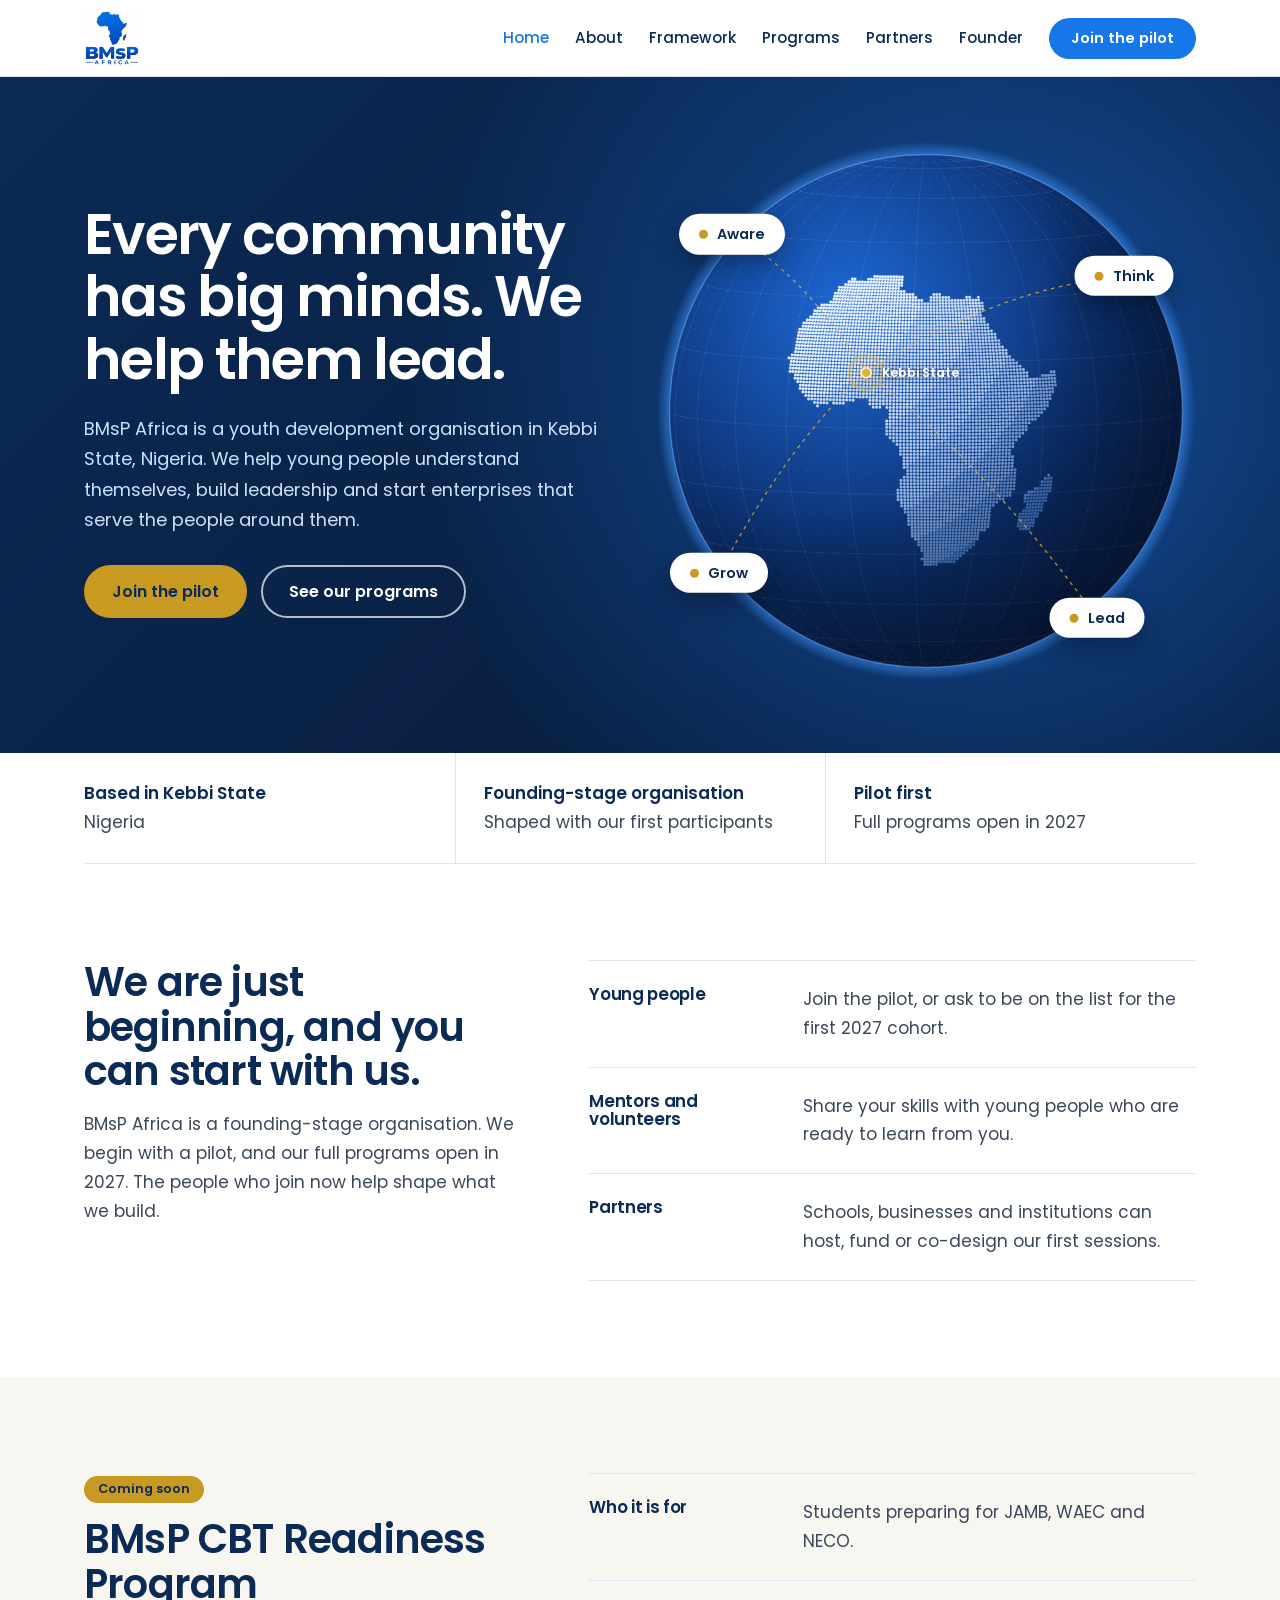
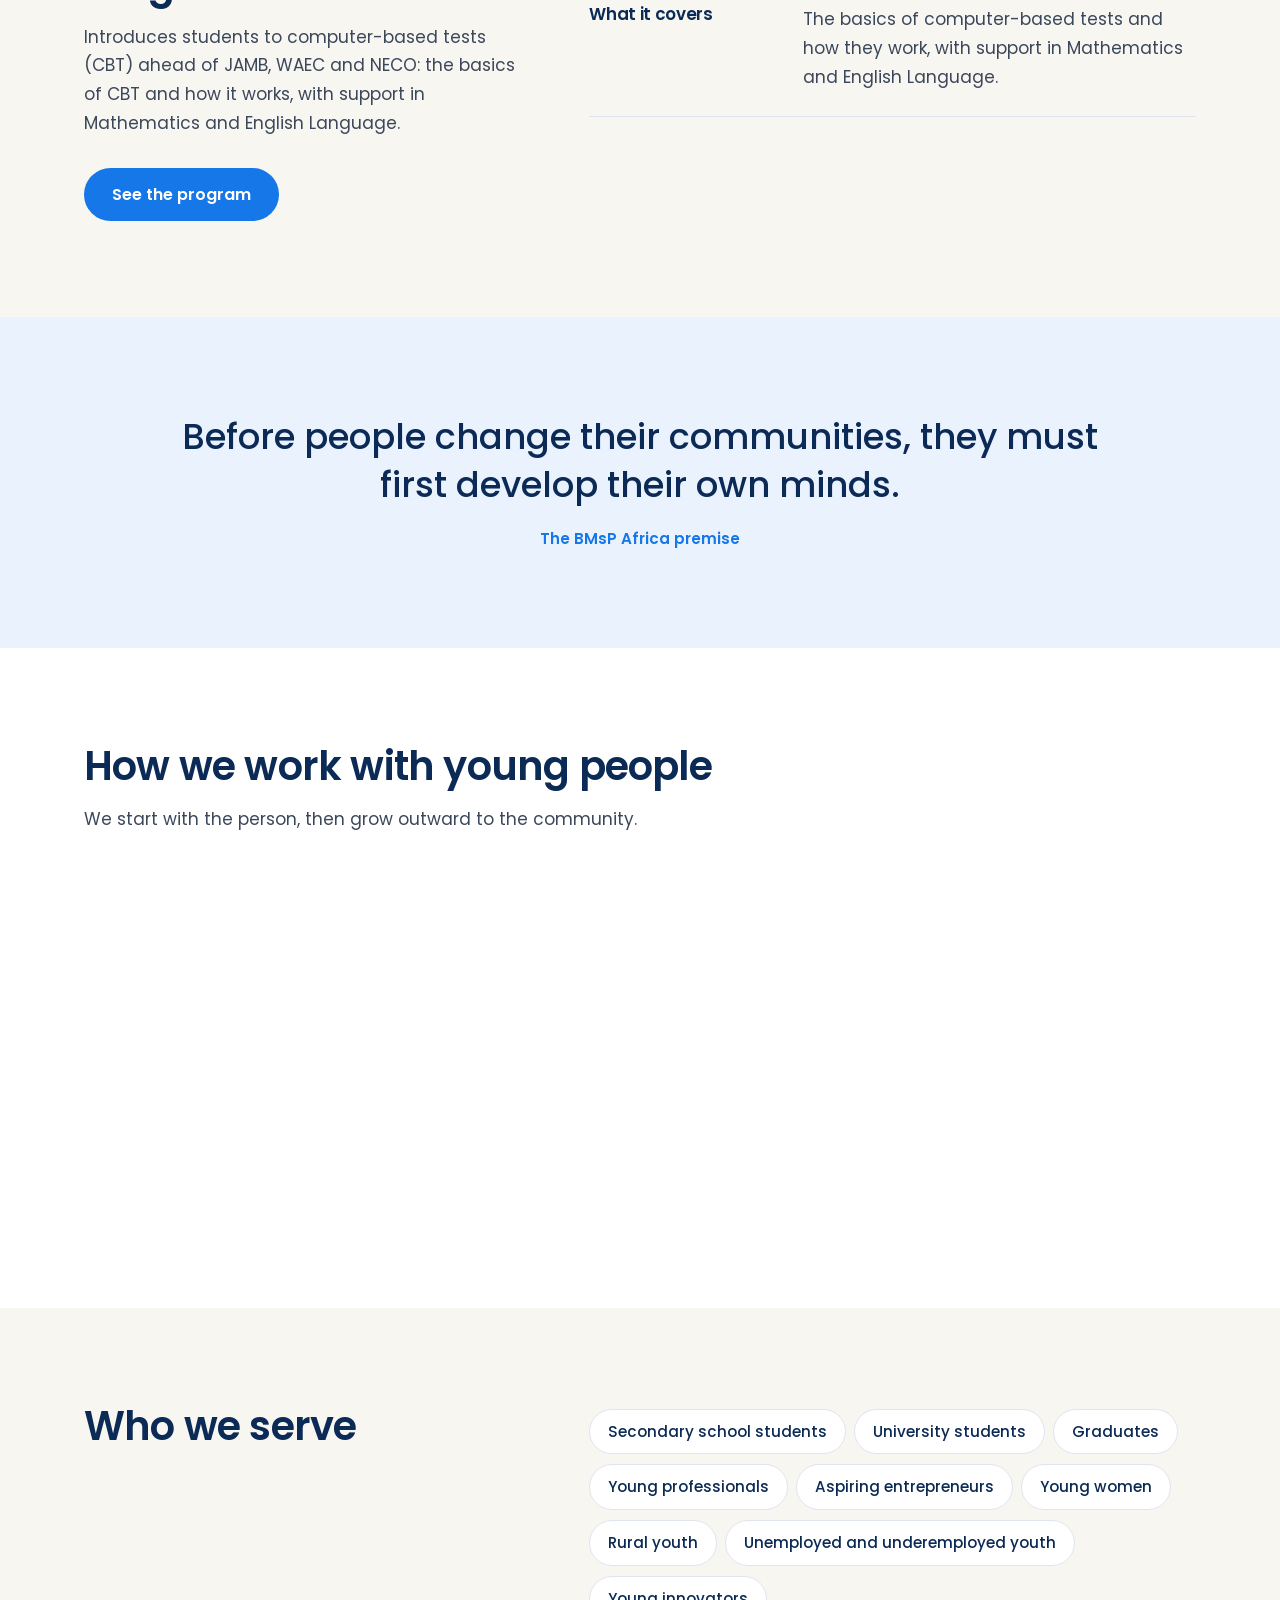
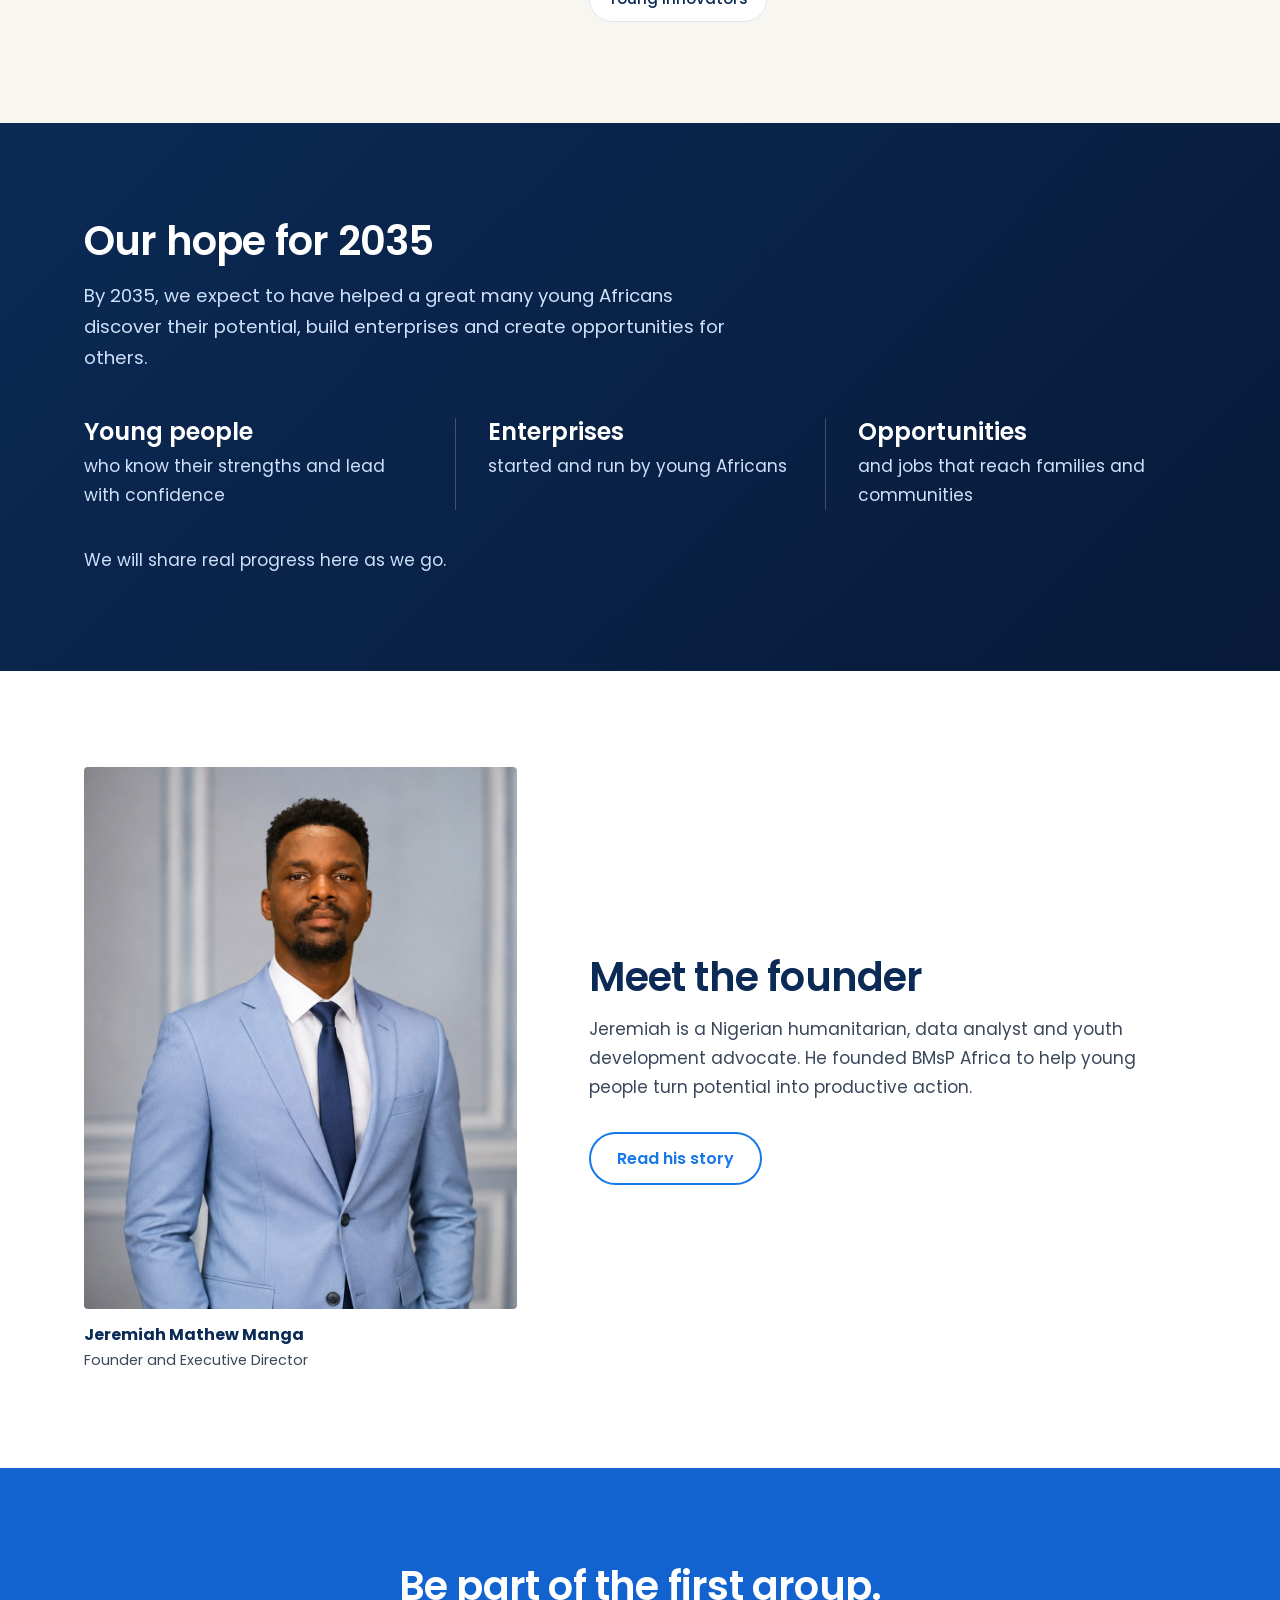
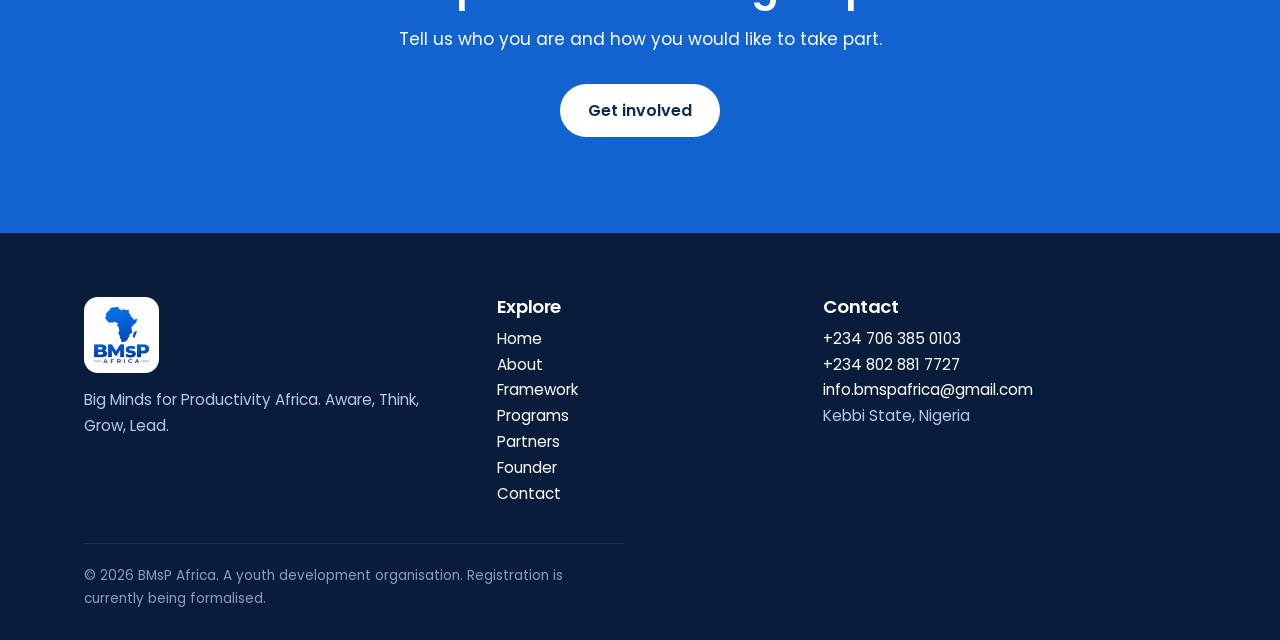
<file: index.html>
<!doctype html><html lang="en"><head><meta charset="utf-8"><meta name="viewport" content="width=device-width,initial-scale=1"><title>BMsP Africa | Youth development in Kebbi State, Nigeria</title><meta name="description" content="BMsP Africa helps young people in Kebbi State understand themselves, build leadership and start enterprises that serve their communities."><meta property="og:title" content="BMsP Africa | Youth development in Kebbi State, Nigeria"><meta property="og:description" content="BMsP Africa helps young people in Kebbi State understand themselves, build leadership and start enterprises that serve their communities."><meta property="og:image" content="https://bmsp.com.ng/og-image.png"><link rel="icon" href="bmsp-logo.png"><link rel="preconnect" href="https://fonts.googleapis.com"><link rel="preconnect" href="https://fonts.gstatic.com" crossorigin><link href="https://fonts.googleapis.com/css2?family=Poppins:wght@400;500;600&display=swap" rel="stylesheet"><link rel="stylesheet" href="style.css"></head><body><header id="hd"></header><main>
<div class="hero"><div class="w"><div><h1>Every community has big minds. We help them lead.</h1><p>BMsP Africa is a youth development organisation in Kebbi State, Nigeria. We help young people understand themselves, build leadership and start enterprises that serve the people around them.</p><div class="row"><a class="btn au" href="contact.html">Join the pilot</a><a class="btn g" href="programs.html">See our programs</a></div></div>
<div class="globe" role="img" aria-label="Globe centred on Africa, with a marker on Kebbi State and the words Aware, Think, Grow, Lead"><img src="assets/africa-globe.svg" alt="" width="600" height="600"><span class="pill" style="left:14%;top:17.3%">Aware</span><span class="pill" style="left:86.7%;top:25%">Think</span><span class="pill" style="left:11.7%;top:80%">Grow</span><span class="pill" style="left:81.7%;top:88.3%">Lead</span><span class="loc" style="left:38.9%;top:42.9%">Kebbi State</span></div></div></div>
<div class="w"><div class="facts"><div><strong>Based in Kebbi State</strong>Nigeria</div><div><strong>Founding-stage organisation</strong>Shaped with our first participants</div><div><strong>Pilot first</strong>Full programs open in 2027</div></div></div>
<section><div class="w split"><div><h2>We are just beginning, and you can start with us.</h2><p>BMsP Africa is a founding-stage organisation. We begin with a pilot, and our full programs open in 2027. The people who join now help shape what we build.</p></div>
<div class="list"><div><h3>Young people</h3><p>Join the pilot, or ask to be on the list for the first 2027 cohort.</p></div><div><h3>Mentors and volunteers</h3><p>Share your skills with young people who are ready to learn from you.</p></div><div><h3>Partners</h3><p>Schools, businesses and institutions can host, fund or co-design our first sessions.</p></div></div></div></section>
<section class="alt"><div class="w split"><div><span class="soonb">Coming soon</span><h2>BMsP CBT Readiness Program</h2><p>Introduces students to computer-based tests (CBT) ahead of JAMB, WAEC and NECO: the basics of CBT and how it works, with support in Mathematics and English Language.</p><div class="row"><a class="btn" href="programs.html#develop">See the program</a></div></div><div class="list"><div><h3>Who it is for</h3><p>Students preparing for JAMB, WAEC and NECO.</p></div><div><h3>What it covers</h3><p>The basics of computer-based tests and how they work, with support in Mathematics and English Language.</p></div></div></div></section>
<section class="quote"><div class="w"><p>Before people change their communities, they must first develop their own minds.</p><span>The BMsP Africa premise</span></div></section>
<section><div class="w"><h2>How we work with young people</h2><p>We start with the person, then grow outward to the community.</p>
<div class="pils"><a class="pil" href="framework.html"><h3>Unlock the mind</h3><p>Self-awareness, identity and critical thinking.</p><span class="go">Read the framework</span></a><a class="pil" href="framework.html"><h3>Build the leader</h3><p>Responsibility, character and the confidence to guide others.</p><span class="go">Read the framework</span></a><a class="pil" href="framework.html"><h3>Create the enterprise</h3><p>Entrepreneurship, innovation and practical business skills.</p><span class="go">Read the framework</span></a><a class="pil" href="framework.html"><h3>Transform the community</h3><p>Jobs, businesses and solutions that serve the people around us.</p><span class="go">Read the framework</span></a></div></div></section>
<section class="alt"><div class="w split"><h2>Who we serve</h2><div class="chips"><span>Secondary school students</span><span>University students</span><span>Graduates</span><span>Young professionals</span><span>Aspiring entrepreneurs</span><span>Young women</span><span>Rural youth</span><span>Unemployed and underemployed youth</span><span>Young innovators</span></div></div></section>
<section class="dark"><div class="w"><h2>Our hope for 2035</h2><p style="font-size:1.15rem">By 2035, we expect to have helped a great many young Africans discover their potential, build enterprises and create opportunities for others.</p><div class="hopes"><div><strong>Young people</strong>who know their strengths and lead with confidence</div><div><strong>Enterprises</strong>started and run by young Africans</div><div><strong>Opportunities</strong>and jobs that reach families and communities</div></div><p style="margin-top:36px">We will share real progress here as we go.</p></div></section>
<section><div class="w founder"><div><a href="founder.html" aria-label="Read Jeremiah’s story"><img class="ph" src="assets/jeremiah-founder.jpg" alt="Jeremiah Mathew Manga, Founder and Executive Director of BMsP Africa"></a><p class="cap"><strong>Jeremiah Mathew Manga</strong>Founder and Executive Director</p></div><div><h2>Meet the founder</h2><p>Jeremiah is a Nigerian humanitarian, data analyst and youth development advocate. He founded BMsP Africa to help young people turn potential into productive action.</p><div class="row"><a class="btn g" href="founder.html">Read his story</a></div></div></div></section>
<section class="cta"><div class="w"><h2>Be part of the first group.</h2><p>Tell us who you are and how you would like to take part.</p><div class="row"><a class="btn wh" href="contact.html">Get involved</a></div></div></section>
</main><footer id="ft"></footer><script src="site.js"></script></body></html>
</file>
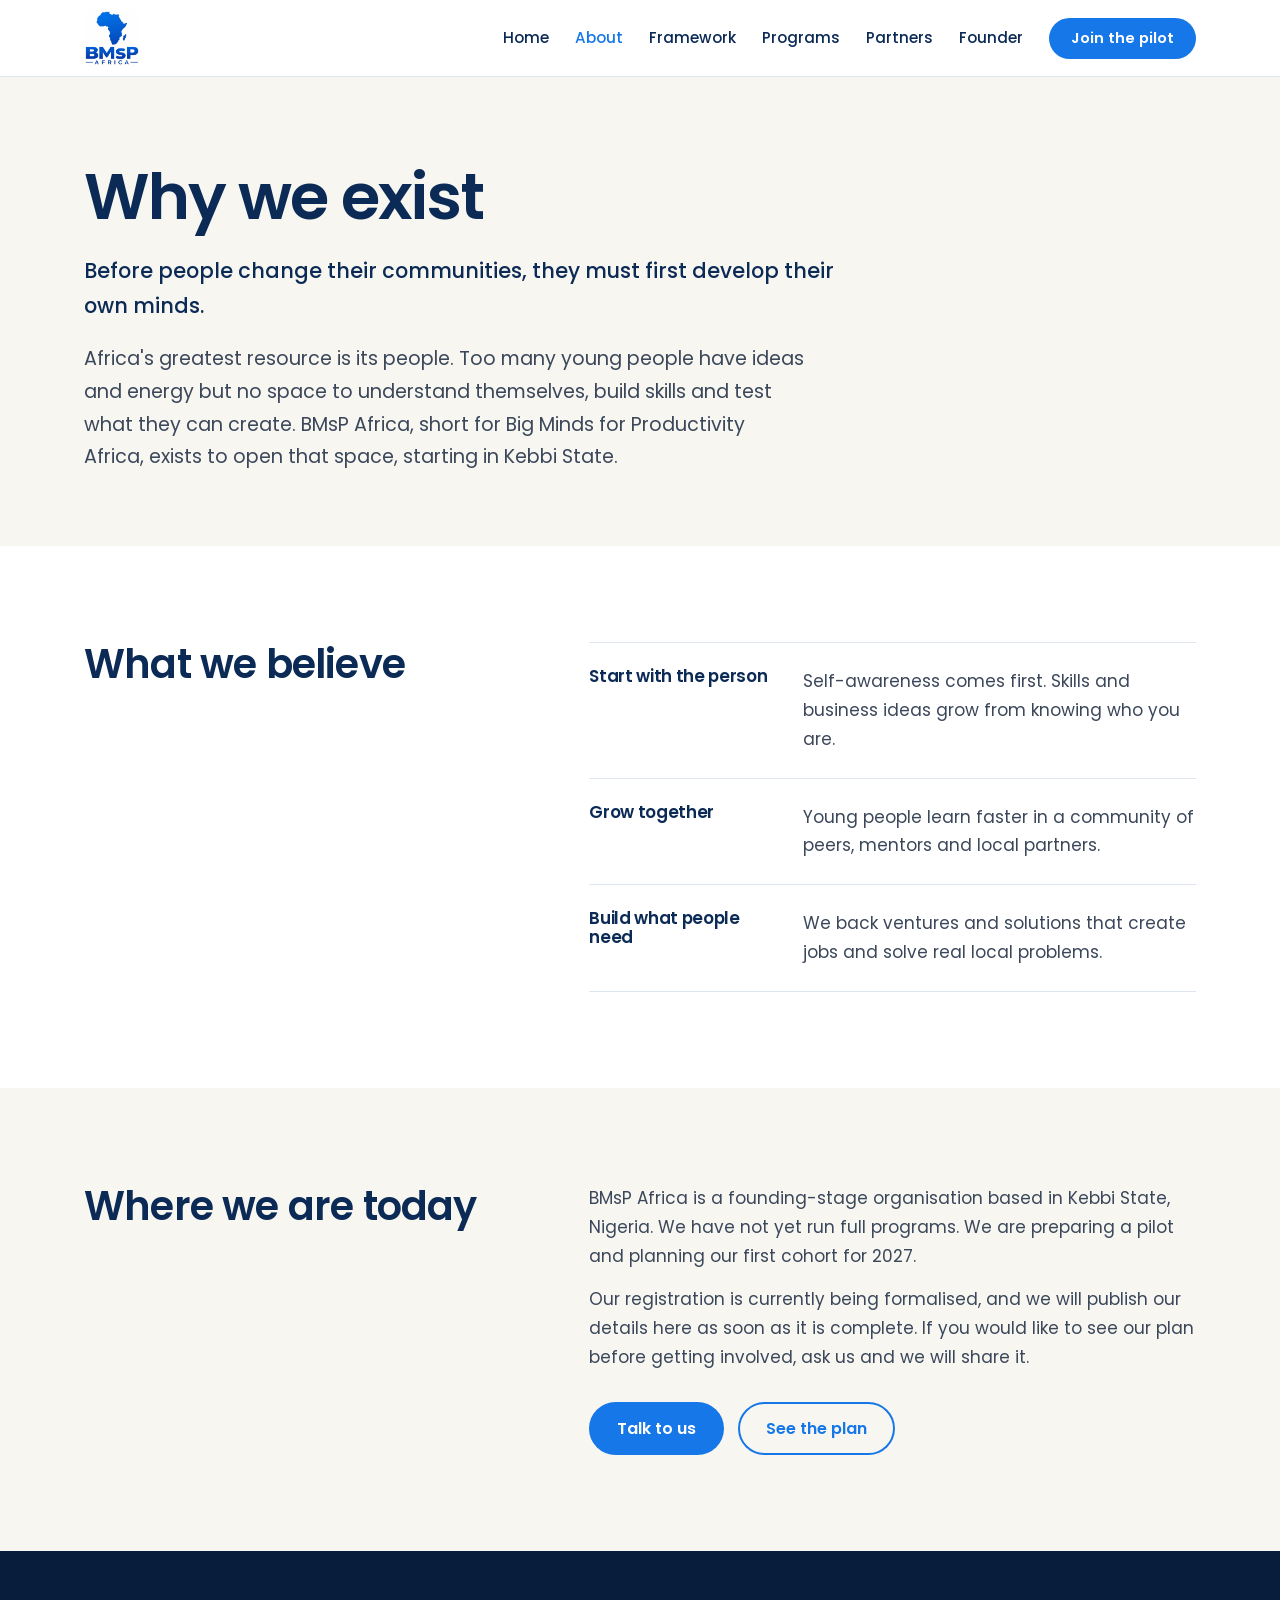
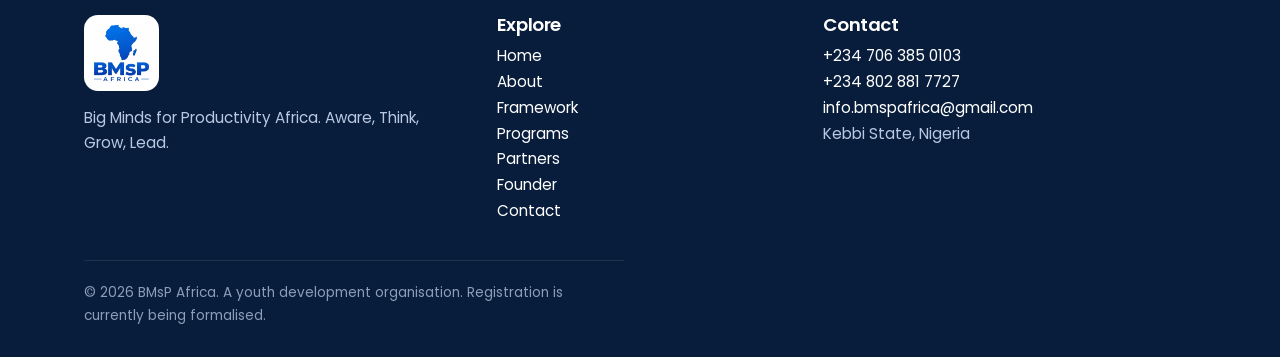
<file: about.html>
<!doctype html><html lang="en"><head><meta charset="utf-8"><meta name="viewport" content="width=device-width,initial-scale=1"><title>About BMsP Africa</title><meta name="description" content="Why BMsP Africa exists, what we believe and where we are as a founding-stage youth development organisation in Kebbi State."><meta property="og:title" content="About BMsP Africa"><meta property="og:description" content="Why BMsP Africa exists, what we believe and where we are as a founding-stage youth development organisation in Kebbi State."><meta property="og:image" content="https://bmsp.com.ng/og-image.png"><link rel="icon" href="bmsp-logo.png"><link rel="preconnect" href="https://fonts.googleapis.com"><link rel="preconnect" href="https://fonts.gstatic.com" crossorigin><link href="https://fonts.googleapis.com/css2?family=Poppins:wght@400;500;600&display=swap" rel="stylesheet"><link rel="stylesheet" href="style.css"></head><body><header id="hd"></header><main>
<section class="head"><div class="w"><h1>Why we exist</h1><p style="font-size:1.3rem;color:var(--navy);font-weight:500">Before people change their communities, they must first develop their own minds.</p><p>Africa's greatest resource is its people. Too many young people have ideas and energy but no space to understand themselves, build skills and test what they can create. BMsP Africa, short for Big Minds for Productivity Africa, exists to open that space, starting in Kebbi State.</p></div></section>
<section><div class="w split"><h2>What we believe</h2><div class="list"><div><h3>Start with the person</h3><p>Self-awareness comes first. Skills and business ideas grow from knowing who you are.</p></div><div><h3>Grow together</h3><p>Young people learn faster in a community of peers, mentors and local partners.</p></div><div><h3>Build what people need</h3><p>We back ventures and solutions that create jobs and solve real local problems.</p></div></div></div></section>
<section class="alt"><div class="w split"><h2>Where we are today</h2><div><p>BMsP Africa is a founding-stage organisation based in Kebbi State, Nigeria. We have not yet run full programs. We are preparing a pilot and planning our first cohort for 2027.</p><p>Our registration is currently being formalised, and we will publish our details here as soon as it is complete. If you would like to see our plan before getting involved, ask us and we will share it.</p><div class="row"><a class="btn" href="contact.html">Talk to us</a><a class="btn g" href="programs.html">See the plan</a></div></div></div></section>
</main><footer id="ft"></footer><script src="site.js"></script></body></html>
</file>
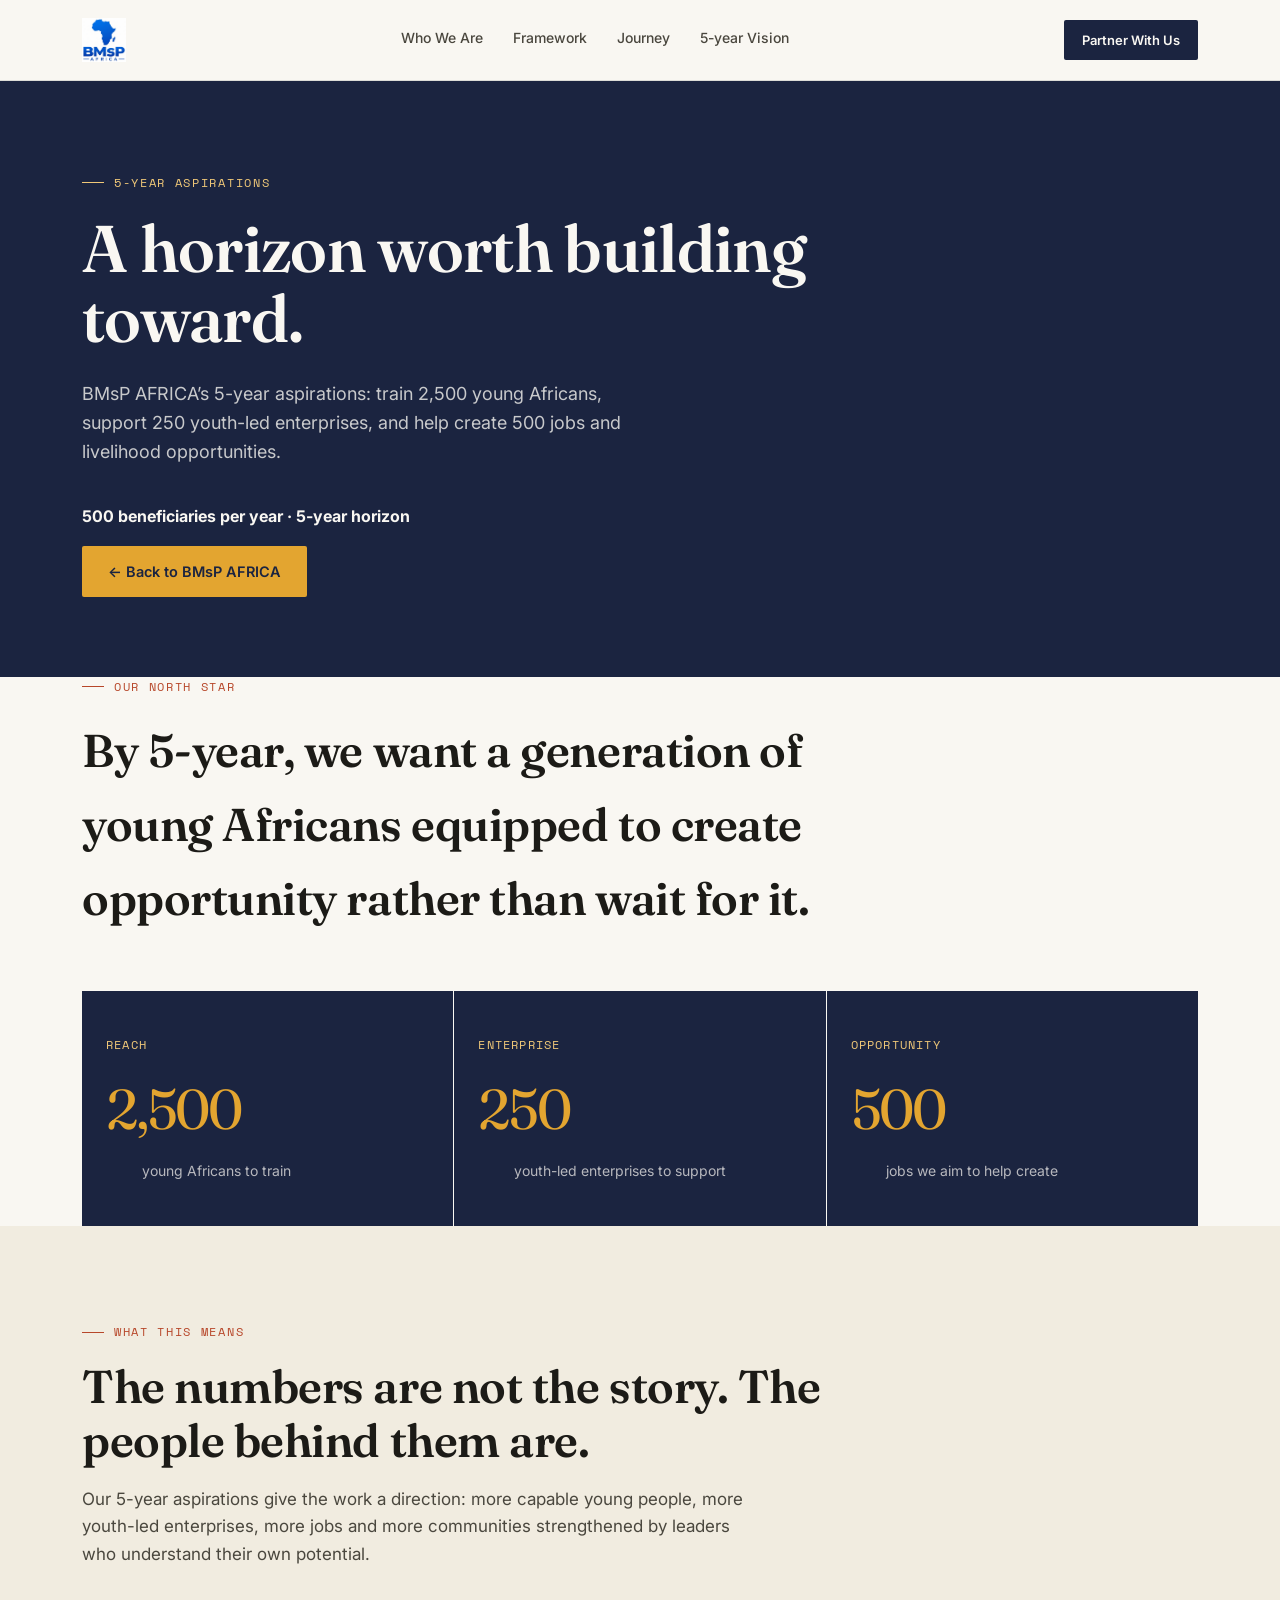
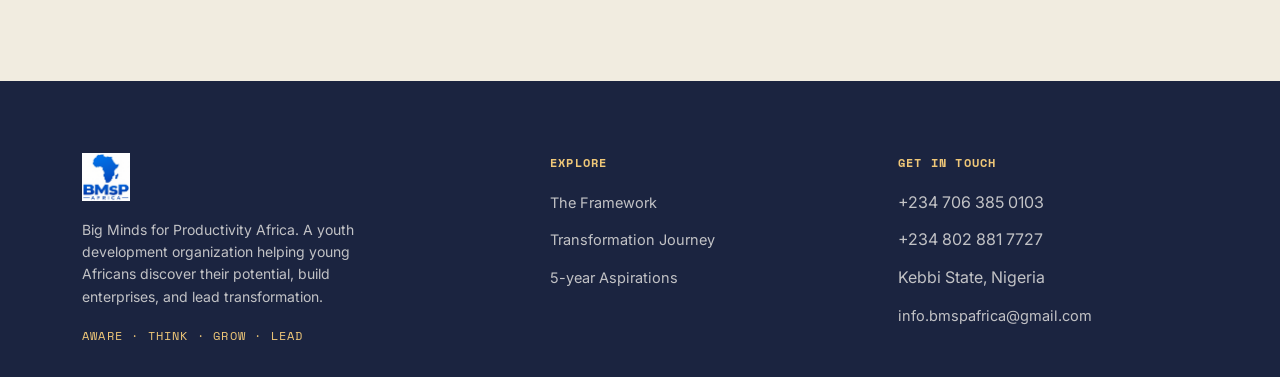
<file: aspirations.html>
<!DOCTYPE html>
<html lang="en">
<head>
<meta charset="UTF-8">
<meta name="viewport" content="width=device-width, initial-scale=1.0">
<title>5-year Aspirations — BMsP AFRICA</title>
<meta name="description" content="BMsP AFRICA’s 5-year aspirations: train 2,500 young Africans, support 250 youth-led enterprises, and help create 500 jobs and livelihood opportunities.">

<meta charset="UTF-8">
<meta name="viewport" content="width=device-width, initial-scale=1.0">
<title>BMsP AFRICA — Unlocking Minds. Building Leaders. Transforming Africa.</title>
<meta name="description" content="BMsP AFRICA (Big Minds for Productivity Africa) is a youth development organization in Kebbi State, Nigeria, helping young Africans discover their potential, build enterprises, and lead transformation across the continent.">
<meta property="og:title" content="BMsP AFRICA — Unlocking Minds. Building Leaders.">
<meta property="og:description" content="A youth development, leadership, entrepreneurship and innovation organization. Aware • Think • Grow • Lead.">
<meta property="og:type" content="website">
<meta name="theme-color" content="#F9F7F2">
<link rel="preconnect" href="https://fonts.googleapis.com">
<link rel="preconnect" href="https://fonts.gstatic.com" crossorigin>
<link href="https://fonts.googleapis.com/css2?family=Fraunces:ital,opsz,wght@0,9..144,300;0,9..144,500;0,9..144,600;0,9..144,700;1,9..144,500&family=Inter:wght@400;500;600;700&family=Space+Mono:wght@400;700&display=swap" rel="stylesheet">
<style>
  :root{
    --paper:#F9F7F2;
    --paper-dim:#F1ECE0;
    --ink:#1C1B17;
    --ink-soft:#4A473E;
    --indigo:#1B2440;
    --indigo-soft:#2B3555;
    --gold:#E3A530;
    --gold-soft:#F0C878;
    --clay:#B7472A;
    --sage:#4B6142;
    --line: rgba(28,27,23,0.12);
    --line-on-dark: rgba(249,247,242,0.18);
    --radius: 2px;
    --maxw: 1180px;
  }

  *{ box-sizing:border-box; }
  html{ scroll-behavior:smooth; }
  body{
    margin:0;
    background:var(--paper);
    color:var(--ink);
    font-family:'Inter', sans-serif;
    font-size:16px;
    line-height:1.6;
    -webkit-font-smoothing:antialiased;
  }
  img{ max-width:100%; display:block; }
  a{ color:inherit; }
  .wrap{ max-width:var(--maxw); margin:0 auto; padding:0 32px; }

  h1,h2,h3{
    font-family:'Fraunces', serif;
    font-weight:600;
    letter-spacing:-0.01em;
    margin:0;
  }
  .eyebrow{
    font-family:'Space Mono', monospace;
    font-size:12px;
    letter-spacing:0.14em;
    text-transform:uppercase;
    color:var(--clay);
    display:flex;
    align-items:center;
    gap:10px;
  }
  .eyebrow::before{
    content:"";
    width:22px; height:1px;
    background:var(--clay);
    display:inline-block;
  }
  .eyebrow.on-dark{ color:var(--gold-soft); }
  .eyebrow.on-dark::before{ background:var(--gold-soft); }

  section{ padding:96px 0; }
  @media (max-width:720px){ section{ padding:64px 0; } }

  /* ---------- NAV ---------- */
  header.site-nav{
    position:sticky; top:0; z-index:50;
    background:rgba(249,247,242,0.92);
    backdrop-filter:blur(8px);
    border-bottom:1px solid var(--line);
  }
  .nav-inner{
    max-width:var(--maxw); margin:0 auto; padding:18px 32px;
    display:flex; align-items:center; justify-content:space-between; gap:24px;
  }
  .logo{
    font-family:'Fraunces', serif; font-weight:700; font-size:19px;
    letter-spacing:0.02em; text-decoration:none; color:var(--ink);
    display:flex; align-items:center; gap:9px;
  }
  .logo .mark{
    width:11px; height:11px; border-radius:50%;
    background:var(--gold);
    box-shadow:0 0 0 3px rgba(227,165,48,0.25);
  }
  nav.links{ display:flex; gap:30px; }
  nav.links a{
    text-decoration:none; font-size:14px; font-weight:500;
    color:var(--ink-soft);
    padding-bottom:2px; border-bottom:1px solid transparent;
    transition:color .15s, border-color .15s;
  }
  nav.links a:hover{ color:var(--ink); border-color:var(--clay); }
  .nav-cta{
    font-size:13px; font-weight:600; text-decoration:none;
    background:var(--indigo); color:var(--paper);
    padding:10px 18px; border-radius:var(--radius);
    white-space:nowrap;
    transition:background .15s;
  }
  .nav-cta:hover{ background:var(--clay); }
  @media (max-width:860px){
    nav.links{ display:none; }
  }

  /* ---------- BUTTONS ---------- */
  .btn{
    display:inline-flex; align-items:center; gap:8px;
    text-decoration:none; font-weight:600; font-size:14.5px;
    padding:14px 26px; border-radius:var(--radius);
    transition:transform .15s, background .15s, color .15s, border-color .15s;
  }
  .btn-primary{ background:var(--gold); color:var(--indigo); }
  .btn-primary:hover{ transform:translateY(-2px); background:var(--gold-soft); }
  .btn-ghost{ border:1px solid var(--line-on-dark); color:var(--paper); }
  .btn-ghost:hover{ transform:translateY(-2px); border-color:var(--gold); color:var(--gold-soft); }
  .btn-outline-dark{ border:1px solid var(--line); color:var(--ink); }
  .btn-outline-dark:hover{ transform:translateY(-2px); border-color:var(--clay); color:var(--clay); }
  .btn-solid-dark{ background:var(--indigo); color:var(--paper); }
  .btn-solid-dark:hover{ transform:translateY(-2px); background:var(--clay); }

  /* ---------- HERO ---------- */
  .hero{
    position:relative;
    background:var(--indigo);
    color:var(--paper);
    overflow:hidden;
    padding:120px 0 100px;
  }
  .hero-rays{
    position:absolute; left:50%; bottom:-40%;
    width:1400px; height:1400px;
    transform:translateX(-50%);
    pointer-events:none;
    opacity:0.55;
  }
  .hero-inner{
    position:relative; z-index:2;
    max-width:760px;
  }
  .hero h1{
    font-size:clamp(38px, 6vw, 66px);
    line-height:1.06;
    margin:22px 0 26px;
    color:var(--paper);
  }
  .hero h1 em{
    font-style:italic; color:var(--gold-soft);
  }
  .hero p.lede{
    font-size:18px; color:rgba(249,247,242,0.78);
    max-width:560px; margin:0 0 38px;
  }
  .hero-ctas{ display:flex; gap:16px; flex-wrap:wrap; }
  .hero-tag{
    margin-top:64px; font-family:'Space Mono', monospace;
    font-size:13px; letter-spacing:0.12em; text-transform:uppercase;
    color:var(--gold-soft); display:flex; gap:14px; flex-wrap:wrap;
  }

  /* ---------- PREMISE ---------- */
  .premise{
    text-align:left; padding-top:88px; padding-bottom:64px;
  }
  .premise blockquote{
    font-family:'Fraunces', serif; font-style:italic; font-weight:500;
    font-size:clamp(26px, 3.6vw, 40px); line-height:1.32;
    margin:26px 0 0; max-width:820px; color:var(--indigo);
  }

  /* ---------- MARQUEE ---------- */
  .marquee-band{
    border-top:1px solid var(--line); border-bottom:1px solid var(--line);
    padding:22px 0; overflow:hidden; background:var(--paper-dim);
  }
  .marquee-track{
    display:flex; width:max-content;
    animation:scroll-left 32s linear infinite;
  }
  .marquee-track span{
    font-family:'Space Mono', monospace; font-size:14px;
    letter-spacing:0.06em; text-transform:uppercase;
    color:var(--ink-soft); padding:0 22px; white-space:nowrap;
  }
  .marquee-track span.dot{ color:var(--clay); }
  @keyframes scroll-left{
    from{ transform:translateX(0); }
    to{ transform:translateX(-50%); }
  }
  @media (prefers-reduced-motion: reduce){
    .marquee-track{ animation:none; }
  }

  /* ---------- JOURNEY STATEMENT ---------- */
  .journey-statement{
    display:grid; grid-template-columns:1fr 1fr; gap:64px; align-items:start;
  }
  @media (max-width:820px){ .journey-statement{ grid-template-columns:1fr; gap:32px; } }
  .journey-statement h2{ font-size:clamp(28px,3.4vw,38px); line-height:1.2; margin-top:18px; }
  .journey-statement p{ color:var(--ink-soft); font-size:16.5px; max-width:46ch; }

  /* ---------- WHAT WE DO ---------- */
  .card-grid{
    display:grid; grid-template-columns:repeat(4,1fr); gap:1px;
    background:var(--line); border:1px solid var(--line); margin-top:48px;
  }
  @media (max-width:900px){ .card-grid{ grid-template-columns:repeat(2,1fr); } }
  @media (max-width:520px){ .card-grid{ grid-template-columns:1fr; } }
  .do-card{ background:var(--paper); padding:34px 28px; }
  .do-card .num{ font-family:'Space Mono', monospace; font-size:12px; color:var(--clay); }
  .do-card h3{ font-size:21px; margin:18px 0 10px; }
  .do-card p{ color:var(--ink-soft); font-size:14.5px; margin:0; }

  /* ---------- FRAMEWORK (dark band) ---------- */
  .framework{ background:var(--indigo); color:var(--paper); }
  .framework .eyebrow{ color:var(--gold-soft); }
  .framework .eyebrow::before{ background:var(--gold-soft); }
  .framework h2{ color:var(--paper); font-size:clamp(28px,3.4vw,38px); margin-top:18px; max-width:640px; }
  .framework-link{ margin-top:22px; }

  .steps-row{
    margin-top:64px; display:grid; grid-template-columns:repeat(4,1fr);
    gap:28px; position:relative;
  }
  @media (max-width:860px){ .steps-row{ grid-template-columns:1fr 1fr; } }
  @media (max-width:520px){ .steps-row{ grid-template-columns:1fr; } }
  .step{
    border-top:2px solid rgba(249,247,242,0.22);
    padding-top:22px;
    transform:translateY(0);
  }
  .step:nth-child(1){ transform:translateY(26px); }
  .step:nth-child(2){ transform:translateY(10px); }
  .step:nth-child(3){ transform:translateY(-6px); }
  .step:nth-child(4){ transform:translateY(-22px); border-top-color:var(--gold); }
  @media (max-width:860px){ .step{ transform:none !important; } }
  .step .step-num{ font-family:'Space Mono', monospace; font-size:13px; color:var(--gold-soft); }
  .step h3{ font-family:'Fraunces', serif; font-size:22px; margin:14px 0 4px; color:var(--paper); }
  .step .q{ font-style:italic; color:rgba(249,247,242,0.6); font-size:14px; margin-bottom:10px; }
  .step p.desc{ color:rgba(249,247,242,0.68); font-size:14px; margin:0; }

  /* ---------- TRANSFORMATION STAGES ---------- */
  .stages-head{ display:flex; justify-content:space-between; align-items:flex-end; gap:24px; flex-wrap:wrap; }
  .stages-head p{ color:var(--ink-soft); max-width:44ch; margin:18px 0 0; }
  .stages-row{
    margin-top:60px; display:flex; gap:0; align-items:flex-end;
    overflow-x:auto; padding-bottom:8px;
  }
  .stage{
    flex:1 1 0; min-width:110px; text-align:left; position:relative;
    padding:0 10px 0 0;
  }
  .stage .stem{
    width:100%; height:3px; background:var(--line); position:relative; margin-bottom:16px;
  }
  .stage .stem::after{
    content:""; position:absolute; left:0; top:-4px;
    width:11px; height:11px; border-radius:50%;
    background:var(--gold); border:2px solid var(--paper); box-shadow:0 0 0 1px var(--gold);
  }
  .stage:nth-child(8) .stem::after{ background:var(--clay); box-shadow:0 0 0 1px var(--clay); }
  .stage .snum{ font-family:'Space Mono', monospace; font-size:11px; color:var(--clay); }
  .stage h4{ font-family:'Fraunces', serif; font-size:17px; margin:6px 0 4px; }
  .stage p{ font-size:12.5px; color:var(--ink-soft); margin:0; line-height:1.4; }
  .stage:nth-child(1){ margin-bottom:0; }
  .stage:nth-child(2){ margin-bottom:8px; }
  .stage:nth-child(3){ margin-bottom:16px; }
  .stage:nth-child(4){ margin-bottom:24px; }
  .stage:nth-child(5){ margin-bottom:32px; }
  .stage:nth-child(6){ margin-bottom:40px; }
  .stage:nth-child(7){ margin-bottom:48px; }
  .stage:nth-child(8){ margin-bottom:56px; }
  @media (max-width:900px){
    .stages-row{ flex-wrap:wrap; }
    .stage{ flex:1 1 22%; margin-bottom:0 !important; }
  }
  .stages-foot{
    display:flex; justify-content:space-between; margin-top:8px;
    font-family:'Space Mono', monospace; font-size:12px; letter-spacing:0.08em;
    text-transform:uppercase; color:var(--ink-soft); flex-wrap:wrap; gap:8px;
  }

  /* ---------- BUILT FOR ---------- */
  .built-for{ background:var(--paper-dim); }
  .built-inner{
    display:grid; grid-template-columns:1.1fr 0.9fr; gap:56px; align-items:center;
  }
  @media (max-width:860px){ .built-inner{ grid-template-columns:1fr; } }
  .built-for h2{ font-size:clamp(28px,3.4vw,38px); line-height:1.18; margin-top:18px; }
  .built-for p{ color:var(--ink-soft); font-size:16px; margin-top:18px; max-width:52ch; }
  .built-ctas{ display:flex; gap:16px; margin-top:30px; flex-wrap:wrap; }
  .audience-list{ display:flex; flex-direction:column; gap:0; }
  .audience-list div{
    padding:20px 0; border-bottom:1px solid var(--line);
    font-family:'Fraunces', serif; font-size:20px;
  }
  .audience-list div:first-child{ border-top:1px solid var(--line); }
  .audience-list span{
    font-family:'Space Mono', monospace; font-size:12px; color:var(--clay);
    display:block; margin-bottom:4px; text-transform:uppercase; letter-spacing:0.08em;
  }

  /* ---------- ASPIRATIONS ---------- */
  .aspirations{ background:var(--indigo); color:var(--paper); text-align:center; }
  .aspirations .eyebrow{ justify-content:center; color:var(--gold-soft); }
  .aspirations .eyebrow::before{ background:var(--gold-soft); }
  .aspirations h2{ color:var(--paper); font-size:clamp(28px,3.6vw,40px); margin:18px auto 8px; max-width:640px; }
  .aspirations > .wrap > p{ color:rgba(249,247,242,0.65); max-width:52ch; margin:0 auto; }
  .goal-grid{
    margin-top:60px; display:grid; grid-template-columns:repeat(3,1fr); gap:1px;
    background:rgba(249,247,242,0.16);
  }
  @media (max-width:720px){ .goal-grid{ grid-template-columns:1fr; } }
  .goal{ background:var(--indigo); padding:44px 24px; }
  .goal .glabel{ font-family:'Space Mono', monospace; font-size:12px; letter-spacing:0.1em; text-transform:uppercase; color:var(--gold-soft); }
  .goal .gnum{ font-family:'Fraunces', serif; font-size:clamp(40px,5vw,56px); color:var(--gold); margin:10px 0 6px; }
  .goal .gdesc{ color:rgba(249,247,242,0.7); font-size:14px; }
  .aspirations-link{ margin-top:44px; }

  /* ---------- CONTACT ---------- */
  .contact-inner{
    display:grid; grid-template-columns:1fr 1fr; gap:64px;
  }
  @media (max-width:820px){ .contact-inner{ grid-template-columns:1fr; gap:40px; } }
  .contact-inner h2{ font-size:clamp(28px,3.4vw,38px); margin-top:18px; }
  .contact-inner p.intro{ color:var(--ink-soft); margin-top:16px; max-width:44ch; }
  .contact-list{ list-style:none; margin:0; padding:0; }
  .contact-list li{
    padding:22px 0; border-bottom:1px solid var(--line);
    display:flex; justify-content:space-between; gap:16px; flex-wrap:wrap;
  }
  .contact-list li:first-child{ border-top:1px solid var(--line); }
  .contact-list .clabel{
    font-family:'Space Mono', monospace; font-size:12px; text-transform:uppercase;
    letter-spacing:0.08em; color:var(--clay);
  }
  .contact-list .cval{ font-family:'Fraunces', serif; font-size:19px; }
  .contact-note{
    margin-top:26px; font-size:13px; color:var(--ink-soft); border-left:2px solid var(--gold);
    padding-left:14px;
  }

  /* ---------- FOOTER ---------- */
  footer{ background:var(--indigo); color:rgba(249,247,242,0.75); padding:72px 0 32px; }
  .footer-grid{
    display:grid; grid-template-columns:1.4fr 1fr 1fr; gap:48px;
  }
  @media (max-width:720px){ .footer-grid{ grid-template-columns:1fr; gap:32px; } }
  .footer-grid h4{
    font-family:'Space Mono', monospace; font-size:12px; text-transform:uppercase;
    letter-spacing:0.1em; color:var(--gold-soft); margin:0 0 18px;
  }
  .footer-logo{
    font-family:'Fraunces', serif; font-weight:700; font-size:20px; color:var(--paper);
    display:flex; align-items:center; gap:9px; margin-bottom:14px;
  }
  .footer-logo .mark{ width:11px; height:11px; border-radius:50%; background:var(--gold); }
  .footer-grid p{ font-size:14px; line-height:1.6; max-width:36ch; }
  .footer-tag{ margin-top:18px; font-family:'Space Mono', monospace; font-size:12px; letter-spacing:0.1em; text-transform:uppercase; color:var(--gold-soft); }
  .footer-grid ul{ list-style:none; margin:0; padding:0; display:flex; flex-direction:column; gap:12px; }
  .footer-grid ul a{ text-decoration:none; font-size:14.5px; color:rgba(249,247,242,0.75); transition:color .15s; }
  .footer-grid ul a:hover{ color:var(--gold-soft); }
  .footer-bottom{
    margin-top:64px; padding-top:24px; border-top:1px solid var(--line-on-dark);
    display:flex; justify-content:space-between; gap:16px; flex-wrap:wrap;
    font-size:12.5px; color:rgba(249,247,242,0.5);
  }
  .footer-bottom .reg-note{ max-width:58ch; }


  /* ---------- REAL BRAND LOGO ---------- */
  .brand-logo{display:block;width:190px;height:54px;text-decoration:none;overflow:hidden}
  .brand-logo img{width:100%;height:100%;object-fit:contain;object-position:left center}
  .footer-logo{width:250px;max-width:100%;margin-bottom:18px}
  .footer-logo img{width:100%;height:auto;max-height:90px;object-fit:contain;object-position:left center}

  /* ---------- FRAMEWORK TEASER ---------- */
  .framework-teaser{display:grid;grid-template-columns:1fr .85fr;gap:72px;align-items:center}
  .framework-copy p{color:rgba(249,247,242,.68);max-width:50ch;margin:18px 0 0}
  .framework-copy .framework-link{margin-top:28px}
  .framework-preview{height:330px;position:relative;display:grid;place-items:center}
  .preview-orbit{position:absolute;border:1px solid rgba(240,200,120,.3);border-radius:50%}
  .orbit-one{width:260px;height:260px}.orbit-two{width:180px;height:180px;border-color:rgba(183,71,42,.45)}
  .preview-core{width:112px;height:112px;border-radius:50%;background:var(--gold);color:var(--indigo);display:grid;place-content:center;text-align:center;font-family:'Fraunces',serif;font-size:19px;line-height:1.05;box-shadow:0 0 0 14px rgba(227,165,48,.08),0 20px 50px rgba(0,0,0,.3);z-index:2}
  .preview-core span{font-family:'Space Mono',monospace;font-size:14px}
  .preview-node{position:absolute;z-index:3;display:flex;flex-direction:column;gap:3px;font-family:'Space Mono',monospace;font-size:10px;text-transform:uppercase;letter-spacing:.08em;color:var(--paper)}
  .preview-node b{color:var(--gold-soft);font-size:11px}.n1{top:24px;left:12%}.n2{top:92px;right:4%}.n3{bottom:36px;right:15%}.n4{bottom:70px;left:4%}

  /* ---------- CREATIVE JOURNEY ---------- */
  .journey-section{padding-top:90px;padding-bottom:96px}
  .journey-intro{display:grid;grid-template-columns:1.15fr .85fr;gap:60px;align-items:end}
  .journey-intro h2{font-size:clamp(30px,4vw,46px);line-height:1.08;margin-top:18px;max-width:680px}
  .journey-intro p{color:var(--ink-soft);max-width:44ch;margin:0}
  .journey-map{position:relative;margin-top:76px;display:grid;grid-template-columns:repeat(8,1fr);gap:12px;padding:0 0 28px}
  .journey-line{position:absolute;left:3%;right:3%;top:26px;height:2px;background:linear-gradient(90deg,var(--gold),var(--clay));opacity:.45}
  .journey-stage{position:relative;z-index:2;padding-top:0}
  .stage-pin{width:54px;height:54px;display:grid;place-items:center;border-radius:50%;border:1px solid var(--line);background:var(--paper);color:var(--clay);font-family:'Space Mono',monospace;font-size:11px;margin-bottom:18px;box-shadow:0 8px 24px rgba(28,27,23,.07)}
  .journey-stage.featured .stage-pin,.journey-stage.final .stage-pin{background:var(--indigo);color:var(--gold-soft);border-color:var(--indigo)}
  .journey-stage small{font-family:'Space Mono',monospace;font-size:9px;letter-spacing:.07em;color:var(--clay);line-height:1.3}
  .journey-stage h3{font-size:20px;margin:7px 0 5px}.journey-stage p{font-size:12px;color:var(--ink-soft);line-height:1.4;margin:0}
  .journey-foot{border-top:1px solid var(--line);margin-top:18px;padding-top:18px;display:flex;justify-content:space-between;font-family:'Space Mono',monospace;text-transform:uppercase;letter-spacing:.08em;font-size:11px;color:var(--ink-soft)}
  .journey-foot strong{color:var(--clay);font-size:18px}

  /* ---------- CREATIVE 5-year HORIZON ---------- */
  .aspiration-hero{display:grid;grid-template-columns:1.1fr .9fr;gap:60px;align-items:center;text-align:left;margin-top:30px}
  .aspiration-hero h2{text-align:left;font-size:clamp(38px,5.4vw,68px);line-height:.98;max-width:720px;margin:0}
  .aspiration-hero h2 em{color:var(--gold-soft);font-style:italic}
  .aspiration-hero p{text-align:left;max-width:55ch;color:rgba(249,247,242,.68);margin:24px 0 0}
  .horizon{height:250px;position:relative;overflow:hidden;border-bottom:1px solid rgba(249,247,242,.25);background:radial-gradient(circle at 55% 58%,rgba(227,165,48,.12),transparent 35%)}
  .sun{width:112px;height:112px;border-radius:50%;background:var(--gold);position:absolute;left:50%;top:52px;transform:translateX(-50%);box-shadow:0 0 0 18px rgba(227,165,48,.08),0 0 90px rgba(227,165,48,.16)}
  .horizon-line{position:absolute;left:-5%;right:-5%;bottom:38px;height:1px;background:linear-gradient(90deg,transparent,rgba(249,247,242,.5),transparent);transform:skewY(-5deg)}
  .horizon-label{position:absolute;right:6%;bottom:6px;font-family:'Space Mono',monospace;font-size:11px;letter-spacing:.18em;color:var(--gold-soft)}
  .aspiration-statement{margin:44px auto 0;max-width:820px;border-top:1px solid rgba(249,247,242,.18);border-bottom:1px solid rgba(249,247,242,.18);padding:22px 0;display:flex;align-items:center;justify-content:center;gap:20px;flex-wrap:wrap}
  .aspiration-statement span{font-family:'Space Mono',monospace;font-size:10px;text-transform:uppercase;letter-spacing:.12em;color:var(--gold-soft)}
  .aspiration-statement p{margin:0;color:var(--paper);font-family:'Fraunces',serif;font-size:20px}
  .goal{transition:transform .25s ease,background .25s ease}.goal:hover{transform:translateY(-6px);background:var(--indigo-soft)}
  .goal-feature{border-top:2px solid var(--gold)}.goal .gnum{letter-spacing:-.04em}.goal .gdesc{max-width:28ch;margin:0 auto}
  @media(max-width:820px){.framework-teaser{grid-template-columns:1fr;gap:30px}.framework-preview{height:280px}.journey-intro,.aspiration-hero{grid-template-columns:1fr;gap:24px}.journey-map{grid-template-columns:repeat(2,1fr);row-gap:42px}.journey-line{display:none}.horizon{height:190px}}
  @media(max-width:1050px) and (min-width:821px){.journey-map{grid-template-columns:repeat(4,1fr);row-gap:42px}.journey-line{display:none}}

  :focus-visible{ outline:2px solid var(--gold); outline-offset:3px; }

  /* ---------- HERO MEDIA ---------- */
  .hero-grid{
    position:relative; z-index:2;
    display:grid; grid-template-columns:1.05fr 0.95fr; gap:56px; align-items:center;
  }
  @media (max-width:900px){ .hero-grid{ grid-template-columns:1fr; gap:36px; } }
  .hero-copy{ max-width:640px; }
  .hero-media{ position:relative; height:460px; }
  @media (max-width:900px){ .hero-media{ height:300px; order:-1; } }
  .hero-media img{
    position:absolute; display:block; object-fit:cover;
    border-radius:var(--radius); box-shadow:0 40px 70px -24px rgba(0,0,0,0.6);
  }
  .hero-media .img-main{ width:80%; height:84%; top:0; right:0; }
  .hero-media .img-accent{
    width:48%; height:44%; bottom:0; left:0;
    border:6px solid var(--indigo);
  }
  .hero-media .media-tag{
    position:absolute; left:14px; bottom:-14px; z-index:3;
    background:var(--gold); color:var(--indigo);
    font-family:'Space Mono', monospace; font-size:11px; letter-spacing:0.08em;
    text-transform:uppercase; padding:8px 12px; border-radius:var(--radius);
  }
  @media (max-width:900px){ .hero-media .media-tag{ display:none; } }

  /* ---------- FEATURE PHOTO (full bleed) ---------- */
  .feature-photo{
    position:relative; width:100%; height:52vh; min-height:340px; max-height:540px;
    overflow:hidden; margin-top:88px;
  }
  @media (max-width:720px){ .feature-photo{ margin-top:56px; height:280px; } }
  .feature-photo img{ width:100%; height:100%; object-fit:cover; display:block; }
  .feature-photo .fp-caption{
    position:absolute; left:0; right:0; bottom:0;
    background:linear-gradient(to top, rgba(10,10,10,0.72), transparent);
    padding:36px 32px 26px; color:var(--paper);
  }
  .feature-photo .fp-caption .wrap{ padding:0; max-width:var(--maxw); margin:0 auto; }
  .feature-photo .fp-caption p{
    font-family:'Fraunces', serif; font-style:italic; font-size:clamp(18px,2.2vw,24px);
    max-width:640px; margin:0;
  }

  /* ---------- PHOTO BAND ---------- */
  .photo-band{ background:var(--paper-dim); }
  .photo-grid{
    margin-top:48px; display:grid; grid-template-columns:repeat(3,1fr); gap:20px;
  }
  @media (max-width:820px){ .photo-grid{ grid-template-columns:1fr; } }
  .photo-grid figure{
    margin:0; position:relative; overflow:hidden; border-radius:var(--radius);
    aspect-ratio:4/5;
  }
  .photo-grid img{
    width:100%; height:100%; object-fit:cover; display:block;
    transition:transform .5s ease;
  }
  .photo-grid figure:hover img{ transform:scale(1.05); }
  .photo-grid figcaption{
    position:absolute; left:0; right:0; bottom:0;
    padding:20px 20px 18px;
    background:linear-gradient(to top, rgba(10,10,10,0.78), transparent 70%);
    color:var(--paper);
  }
  .photo-grid figcaption span{
    display:block; font-family:'Space Mono', monospace; font-size:11px;
    letter-spacing:0.1em; text-transform:uppercase; color:var(--gold-soft);
    margin-bottom:4px;
  }
  .photo-grid figcaption strong{ font-family:'Fraunces', serif; font-weight:600; font-size:17px; }

  /* ---------- JOURNEY PHOTO ---------- */
  .journey-photo{
    width:100%; aspect-ratio:4/3; object-fit:cover; border-radius:var(--radius);
    margin-bottom:24px;
  }

  /* ---------- DO-CARD THUMBS ---------- */
  .do-card{ padding:0; }
  .do-card .thumb{ width:100%; aspect-ratio:4/3; overflow:hidden; }
  .do-card .thumb img{
    width:100%; height:100%; object-fit:cover; display:block;
    filter:grayscale(35%); transition:filter .35s ease;
  }
  .do-card:hover .thumb img{ filter:grayscale(0%); }
  .do-card .body{ padding:26px 26px 30px; }

  /* ---------- BUILT-FOR MEDIA ---------- */
  .built-media img{
    width:100%; aspect-ratio:16/11; object-fit:cover; border-radius:var(--radius);
    margin-bottom:28px;
  }

  /* ---------- DEEP-DIVE LINKS ---------- */
  .deep-dive-link{
    display:inline-flex; align-items:center; gap:9px;
    margin-top:20px; text-decoration:none;
    font-family:'Space Mono',monospace; font-size:11px;
    letter-spacing:.08em; text-transform:uppercase;
    color:var(--gold-soft); border-bottom:1px solid rgba(249,247,242,.3);
    padding-bottom:6px; transition:gap .2s,border-color .2s;
  }
  .deep-dive-link:hover{ gap:14px; border-color:var(--gold); }
  .journey-deep-link,.aspiration-deep-link{
    display:inline-flex; align-items:center; gap:9px;
    margin-top:26px; text-decoration:none;
    font-family:'Space Mono',monospace; font-size:11px;
    letter-spacing:.08em; text-transform:uppercase;
    color:var(--clay); border-bottom:1px solid var(--line);
    padding-bottom:6px; transition:gap .2s,border-color .2s;
  }
  .journey-deep-link:hover,.aspiration-deep-link:hover{ gap:14px; border-color:var(--clay); }
  .framework .steps-row{ pointer-events:none; }
  .framework .steps-row .step{ opacity:.92; }
  .section-preview{ cursor:pointer; }

</style>

</head>
<body>
<header class="site-nav">
  <div class="nav-inner">
    <a class="logo" href="index.html"><img src="bmsp-logo.png" alt="BMsP AFRICA" style="height:44px;width:auto;"></a>
    <nav class="links">
      <a href="index.html#who-we-are">Who We Are</a>
      <a href="framework.html">Framework</a>
      <a href="journey.html">Journey</a>
      <a href="aspirations.html">5-year Vision</a>
    </nav>
    <a class="nav-cta" href="index.html#contact">Partner With Us</a>
  </div>
</header>
<main>
  <section class="hero" style="padding:92px 0 80px;">
    <div class="wrap">
      <div class="eyebrow on-dark">5-year Aspirations</div>
      <h1 style="max-width:850px;">A horizon worth building toward.</h1>
      <p class="lede">BMsP AFRICA’s 5-year aspirations: train 2,500 young Africans, support 250 youth-led enterprises, and help create 500 jobs and livelihood opportunities.</p><p><strong>500 beneficiaries per year · 5-year horizon</strong></p>
      <a class="btn btn-primary" href="index.html">← Back to BMsP AFRICA</a>
    </div>
  </section>
  
<section class="wrap">
  <div class="eyebrow">Our North Star</div>
  <h2 style="font-size:clamp(30px,4vw,46px); margin-top:18px; max-width:820px;">By 5-year, we want a generation of young Africans equipped to create opportunity rather than wait for it.</h2>
  <div class="goal-grid" style="margin-top:56px;">
    <div class="goal"><div class="glabel">Reach</div><div class="gnum">2,500</div><div class="gdesc">young Africans to train</div></div>
    <div class="goal"><div class="glabel">Enterprise</div><div class="gnum">250</div><div class="gdesc">youth-led enterprises to support</div></div>
    <div class="goal"><div class="glabel">Opportunity</div><div class="gnum">500</div><div class="gdesc">jobs we aim to help create</div></div>
  </div>
</section>
<section class="built-for">
  <div class="wrap">
    <div class="eyebrow">What this means</div>
    <h2 style="font-size:clamp(30px,4vw,46px); margin-top:18px; max-width:800px;">The numbers are not the story. The people behind them are.</h2>
    <p style="max-width:62ch; color:var(--ink-soft); font-size:17px;">Our 5-year aspirations give the work a direction: more capable young people, more youth-led enterprises, more jobs and more communities strengthened by leaders who understand their own potential.</p>
  </div>
</section>

</main>
<footer>
  <div class="wrap">
    <div class="footer-grid">
      <div>
        <div class="footer-logo"><img src="bmsp-logo.png" alt="BMsP AFRICA" style="height:48px;width:auto;"></div>
        <p>Big Minds for Productivity Africa. A youth development organization helping young Africans discover their potential, build enterprises, and lead transformation.</p>
        <div class="footer-tag">Aware · Think · Grow · Lead</div>
      </div>
      <div>
        <h4>Explore</h4>
        <ul>
          <li><a href="framework.html">The Framework</a></li>
          <li><a href="journey.html">Transformation Journey</a></li>
          <li><a href="aspirations.html">5-year Aspirations</a></li>
        </ul>
      </div>
      <div>
        <h4>Get in Touch</h4>
        <ul>
          <li>+234 706 385 0103</li>
          <li>+234 802 881 7727</li>
          <li>Kebbi State, Nigeria</li>
          <li><a href="mailto:info.bmspafrica@gmail.com">info.bmspafrica@gmail.com</a></li>
        </ul>
      </div>
    </div>
  </div>
</footer>
</body>
</html>
</file>
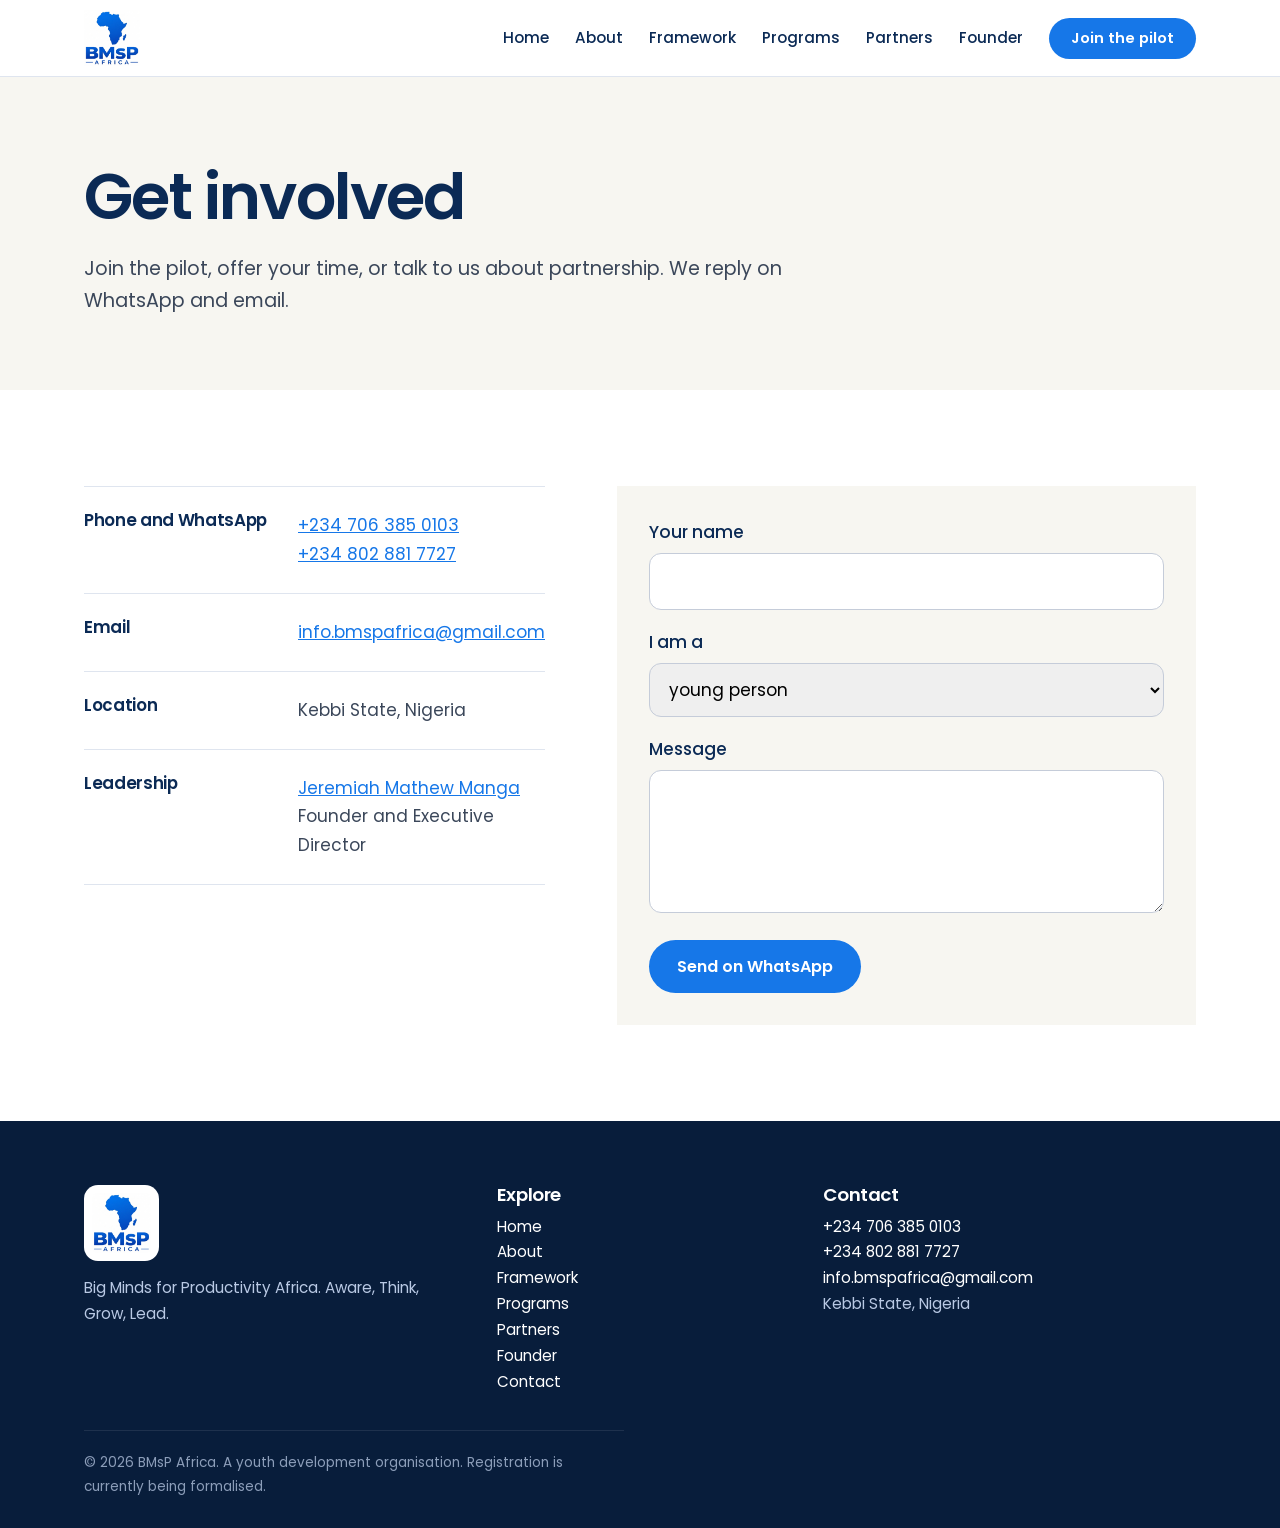
<file: contact.html>
<!doctype html><html lang="en"><head><meta charset="utf-8"><meta name="viewport" content="width=device-width,initial-scale=1"><title>Contact | BMsP Africa</title><meta name="description" content="Join the BMsP Africa pilot, volunteer, or talk to us about partnership."><meta property="og:title" content="Contact | BMsP Africa"><meta property="og:description" content="Join the BMsP Africa pilot, volunteer, or talk to us about partnership."><meta property="og:image" content="https://bmsp.com.ng/og-image.png"><link rel="icon" href="bmsp-logo.png"><link rel="preconnect" href="https://fonts.googleapis.com"><link rel="preconnect" href="https://fonts.gstatic.com" crossorigin><link href="https://fonts.googleapis.com/css2?family=Poppins:wght@400;500;600&display=swap" rel="stylesheet"><link rel="stylesheet" href="style.css"></head><body><header id="hd"></header><main>
<section class="head"><div class="w"><h1>Get involved</h1><p>Join the pilot, offer your time, or talk to us about partnership. We reply on WhatsApp and email.</p></div></section>
<section><div class="w split"><div class="list"><div><h3>Phone and WhatsApp</h3><p><a href="tel:+2347063850103">+234 706 385 0103</a><br><a href="tel:+2348028817727">+234 802 881 7727</a></p></div><div><h3>Email</h3><p><a href="mailto:info.bmspafrica@gmail.com">info.bmspafrica@gmail.com</a></p></div><div><h3>Location</h3><p>Kebbi State, Nigeria</p></div><div><h3>Leadership</h3><p><a href="founder.html">Jeremiah Mathew Manga</a><br>Founder and Executive Director</p></div></div>
<form id="f" class="form"><label for="n">Your name</label><input id="n" name="n" required autocomplete="name"><label for="r">I am a</label><select id="r" name="r"><option>young person</option><option>parent or guardian</option><option>mentor or volunteer</option><option>school or organisation</option><option>funder or partner</option></select><label for="m">Message</label><textarea id="m" name="m" rows="4" required></textarea><button class="btn" type="submit">Send on WhatsApp</button></form></div></section>
</main><footer id="ft"></footer><script src="site.js"></script></body></html>
</file>
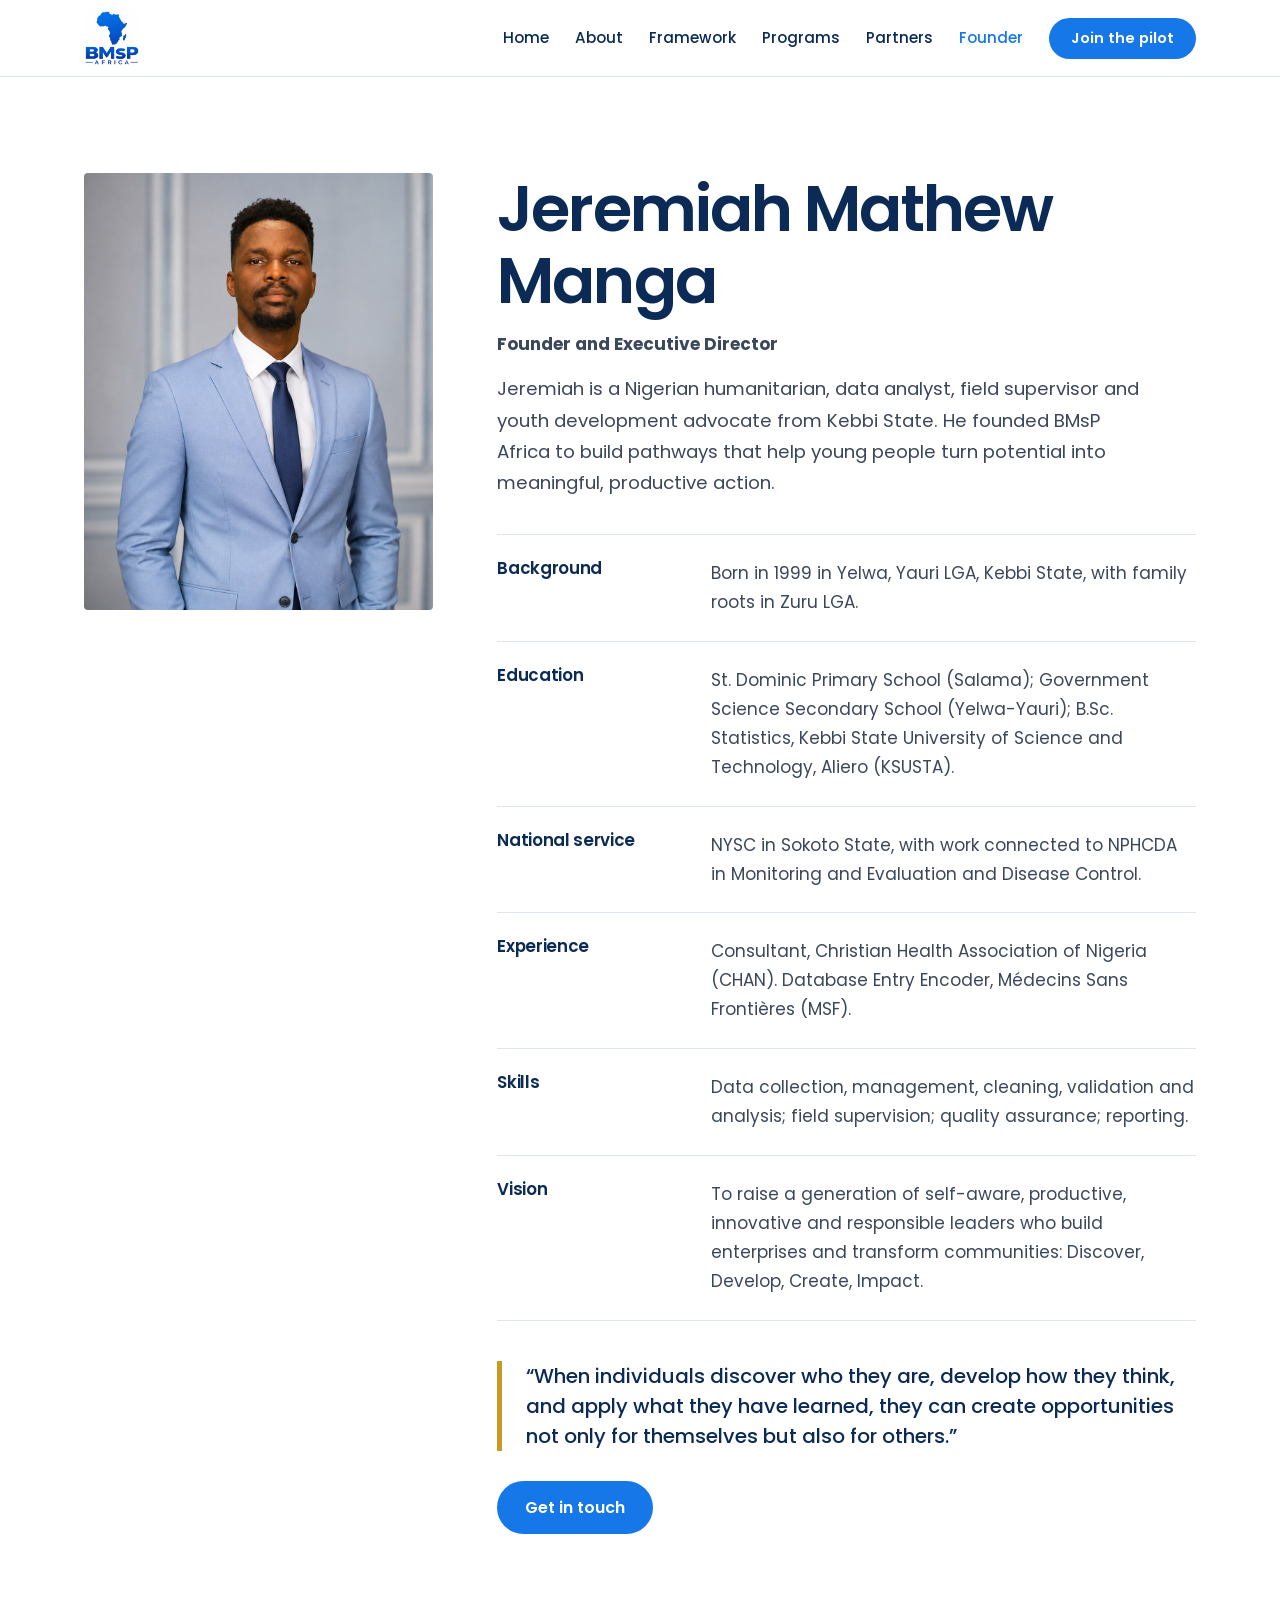
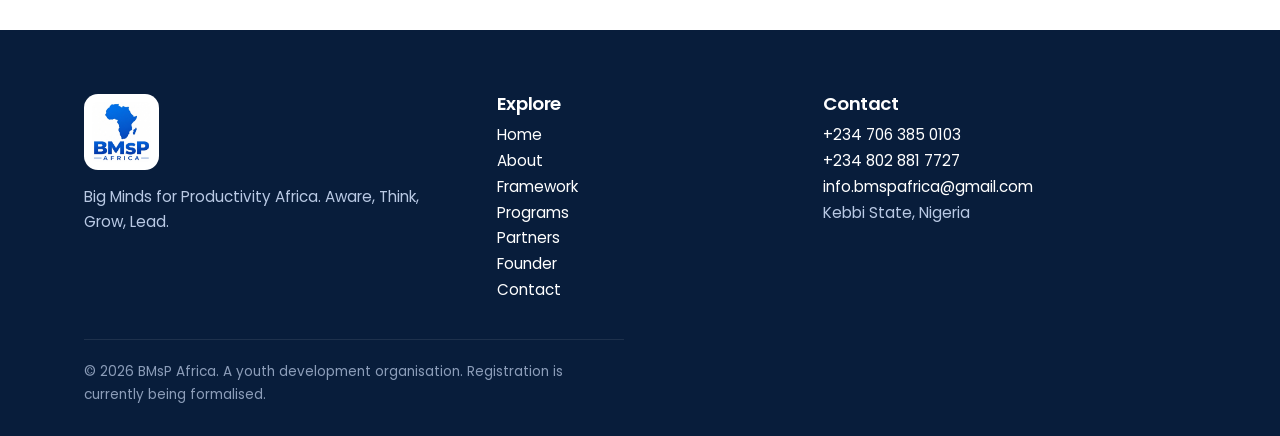
<file: founder.html>
<!doctype html><html lang="en"><head><meta charset="utf-8"><meta name="viewport" content="width=device-width,initial-scale=1"><title>Founder | BMsP Africa</title><meta name="description" content="Meet Jeremiah Mathew Manga, Founder and Executive Director of BMsP Africa."><meta property="og:title" content="Founder | BMsP Africa"><meta property="og:description" content="Meet Jeremiah Mathew Manga, Founder and Executive Director of BMsP Africa."><meta property="og:image" content="https://bmsp.com.ng/assets/jeremiah-founder.jpg"><link rel="icon" href="bmsp-logo.png"><link rel="preconnect" href="https://fonts.googleapis.com"><link rel="preconnect" href="https://fonts.gstatic.com" crossorigin><link href="https://fonts.googleapis.com/css2?family=Poppins:wght@400;500;600&display=swap" rel="stylesheet"><link rel="stylesheet" href="style.css"></head><body><header id="hd"></header><main>
<section><div class="w fp"><img class="ph" src="assets/jeremiah-founder.jpg" alt="Jeremiah Mathew Manga, Founder and Executive Director of BMsP Africa"><div><h1>Jeremiah Mathew Manga</h1><p style="margin-top:14px"><strong>Founder and Executive Director</strong></p><p class="lead" style="margin-top:14px">Jeremiah is a Nigerian humanitarian, data analyst, field supervisor and youth development advocate from Kebbi State. He founded BMsP Africa to build pathways that help young people turn potential into meaningful, productive action.</p>
<div class="list" style="margin-top:36px"><div><h3>Background</h3><p>Born in 1999 in Yelwa, Yauri LGA, Kebbi State, with family roots in Zuru LGA.</p></div>
<div><h3>Education</h3><p>St. Dominic Primary School (Salama); Government Science Secondary School (Yelwa-Yauri); B.Sc. Statistics, Kebbi State University of Science and Technology, Aliero (KSUSTA).</p></div>
<div><h3>National service</h3><p>NYSC in Sokoto State, with work connected to NPHCDA in Monitoring and Evaluation and Disease Control.</p></div>
<div><h3>Experience</h3><p>Consultant, Christian Health Association of Nigeria (CHAN). Database Entry Encoder, Médecins Sans Frontières (MSF).</p></div>
<div><h3>Skills</h3><p>Data collection, management, cleaning, validation and analysis; field supervision; quality assurance; reporting.</p></div>
<div><h3>Vision</h3><p>To raise a generation of self-aware, productive, innovative and responsible leaders who build enterprises and transform communities: Discover, Develop, Create, Impact.</p></div></div>
<blockquote>“When individuals discover who they are, develop how they think, and apply what they have learned, they can create opportunities not only for themselves but also for others.”</blockquote>
<div class="row"><a class="btn" href="contact.html">Get in touch</a></div></div></div></section>
</main><footer id="ft"></footer><script src="site.js"></script></body></html>
</file>
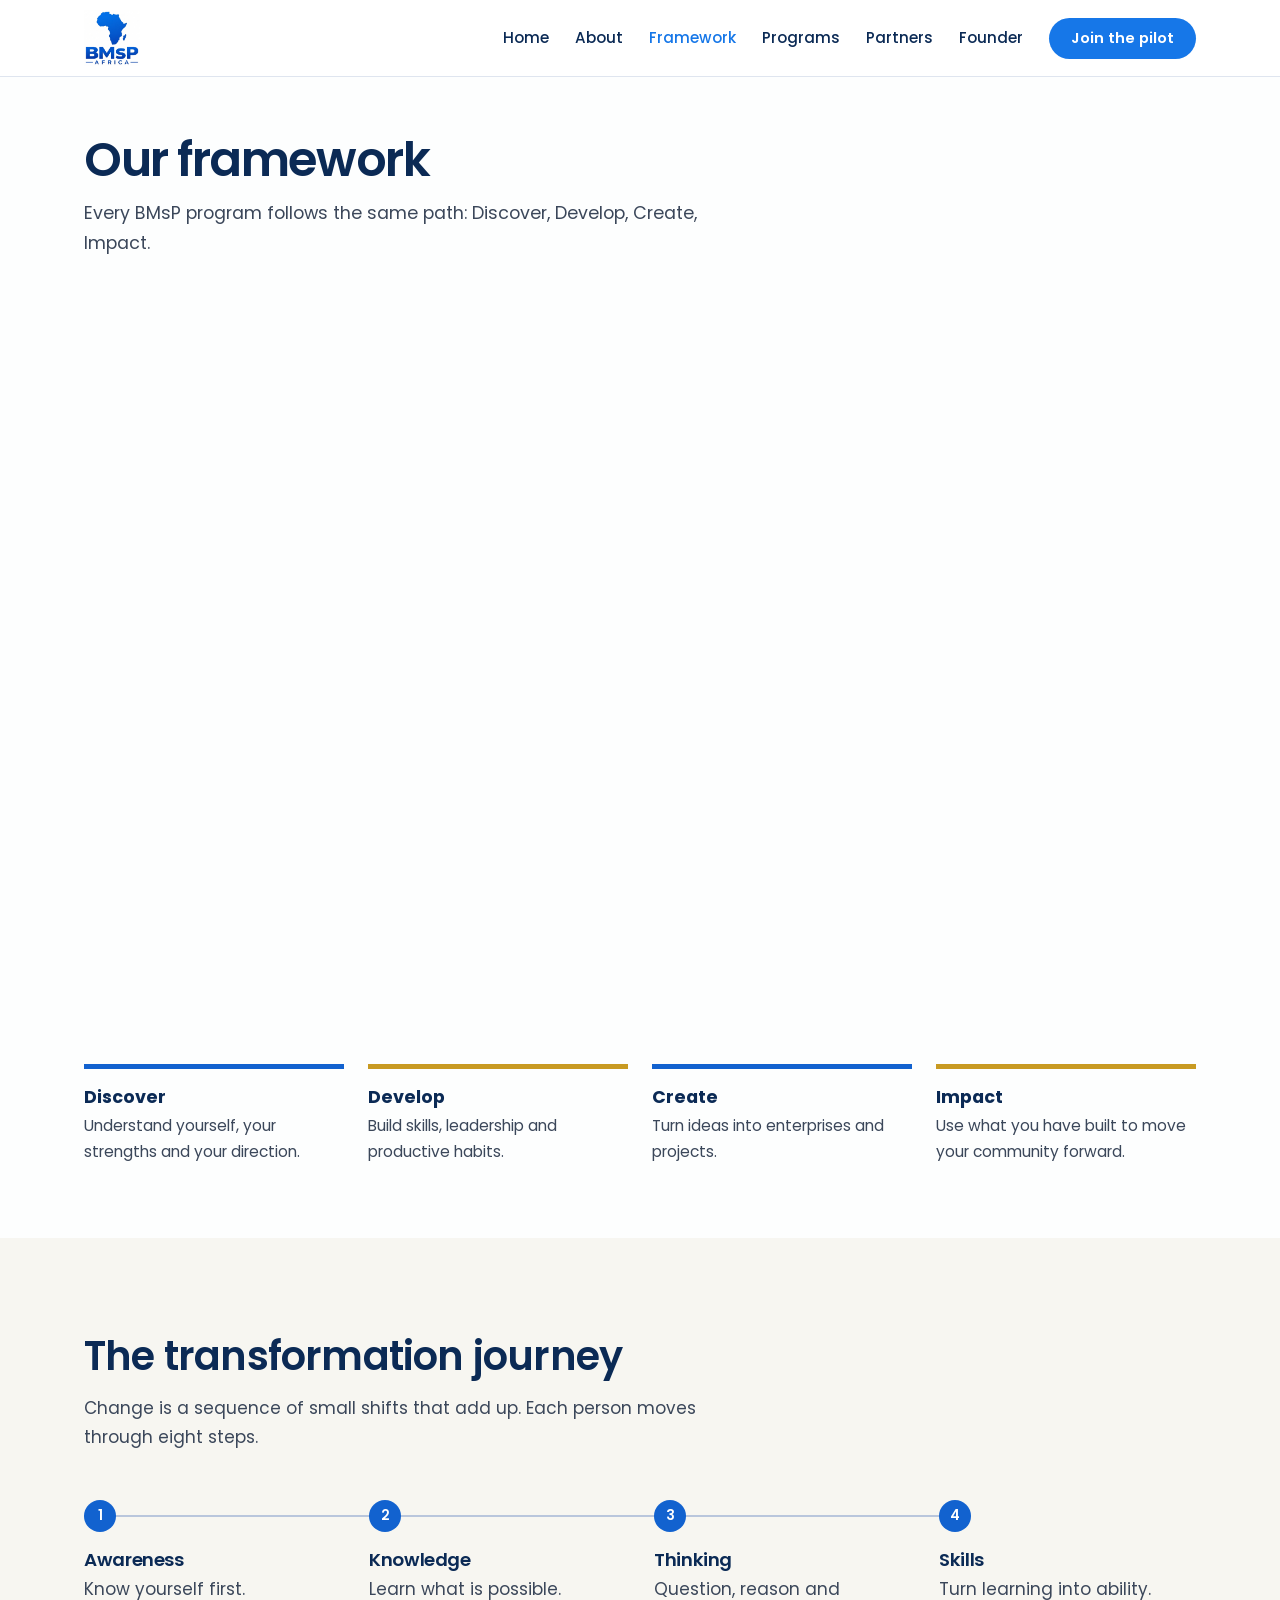
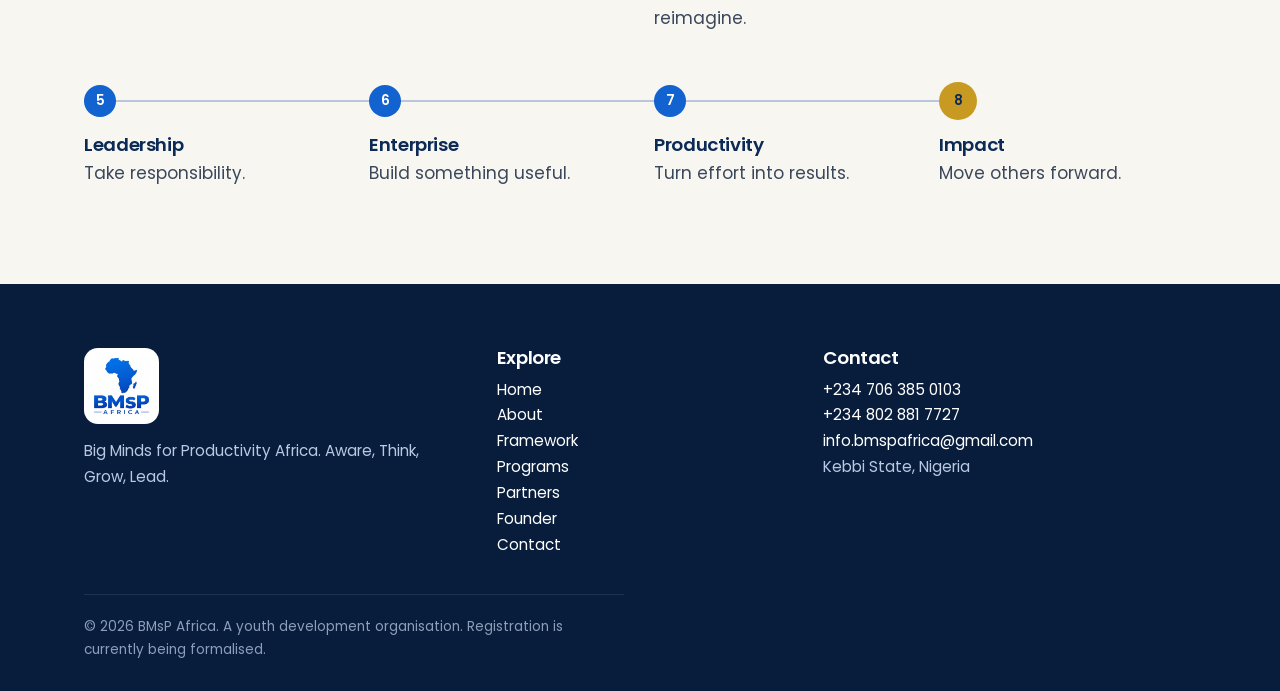
<file: framework.html>
<!doctype html><html lang="en"><head><meta charset="utf-8"><meta name="viewport" content="width=device-width,initial-scale=1"><title>Our Framework | BMsP Africa</title><meta name="description" content="How BMsP Africa moves young people from self-awareness to enterprise and community impact in four stages and eight steps."><meta property="og:title" content="Our Framework | BMsP Africa"><meta property="og:description" content="How BMsP Africa moves young people from self-awareness to enterprise and community impact in four stages and eight steps."><meta property="og:image" content="https://bmsp.com.ng/og-image.png"><link rel="icon" href="bmsp-logo.png"><link rel="preconnect" href="https://fonts.googleapis.com"><link rel="preconnect" href="https://fonts.gstatic.com" crossorigin><link href="https://fonts.googleapis.com/css2?family=Poppins:wght@400;500;600&display=swap" rel="stylesheet"><link rel="stylesheet" href="style.css"></head><body><header id="hd"></header><main>
<section class="art"><div class="w"><h1>Our framework</h1><p>Every BMsP program follows the same path: Discover, Develop, Create, Impact.</p>
<div class="pav"><img src="assets/bmsp-pavilion.webp" width="1536" height="1024" alt="The BMsP pavilion, held up by four pillars: Discover, Develop, Create and Impact"><a class="hs" style="left:6.7%;width:9.4%" href="programs.html#discover" aria-label="Discover: see its programs"></a><a class="hs" style="left:34.3%;width:8.8%" href="programs.html#develop" aria-label="Develop: see its programs"></a><a class="hs" style="left:57.7%;width:8.3%" href="programs.html#create" aria-label="Create: see its programs"></a><a class="hs" style="left:84.0%;width:9.3%" href="programs.html#impact" aria-label="Impact: see its programs"></a></div>
<div class="fdesc"><div><strong>Discover</strong>Understand yourself, your strengths and your direction.</div><div><strong>Develop</strong>Build skills, leadership and productive habits.</div><div><strong>Create</strong>Turn ideas into enterprises and projects.</div><div><strong>Impact</strong>Use what you have built to move your community forward.</div></div></div></section>
<section class="alt"><div class="w"><h2>The transformation journey</h2><p>Change is a sequence of small shifts that add up. Each person moves through eight steps.</p><ol class="path"><li><i>1</i><h3>Awareness</h3>Know yourself first.</li><li><i>2</i><h3>Knowledge</h3>Learn what is possible.</li><li><i>3</i><h3>Thinking</h3>Question, reason and reimagine.</li><li><i>4</i><h3>Skills</h3>Turn learning into ability.</li><li><i>5</i><h3>Leadership</h3>Take responsibility.</li><li><i>6</i><h3>Enterprise</h3>Build something useful.</li><li><i>7</i><h3>Productivity</h3>Turn effort into results.</li><li><i>8</i><h3>Impact</h3>Move others forward.</li></ol></div></section>
</main><footer id="ft"></footer><script src="site.js"></script></body></html>
</file>
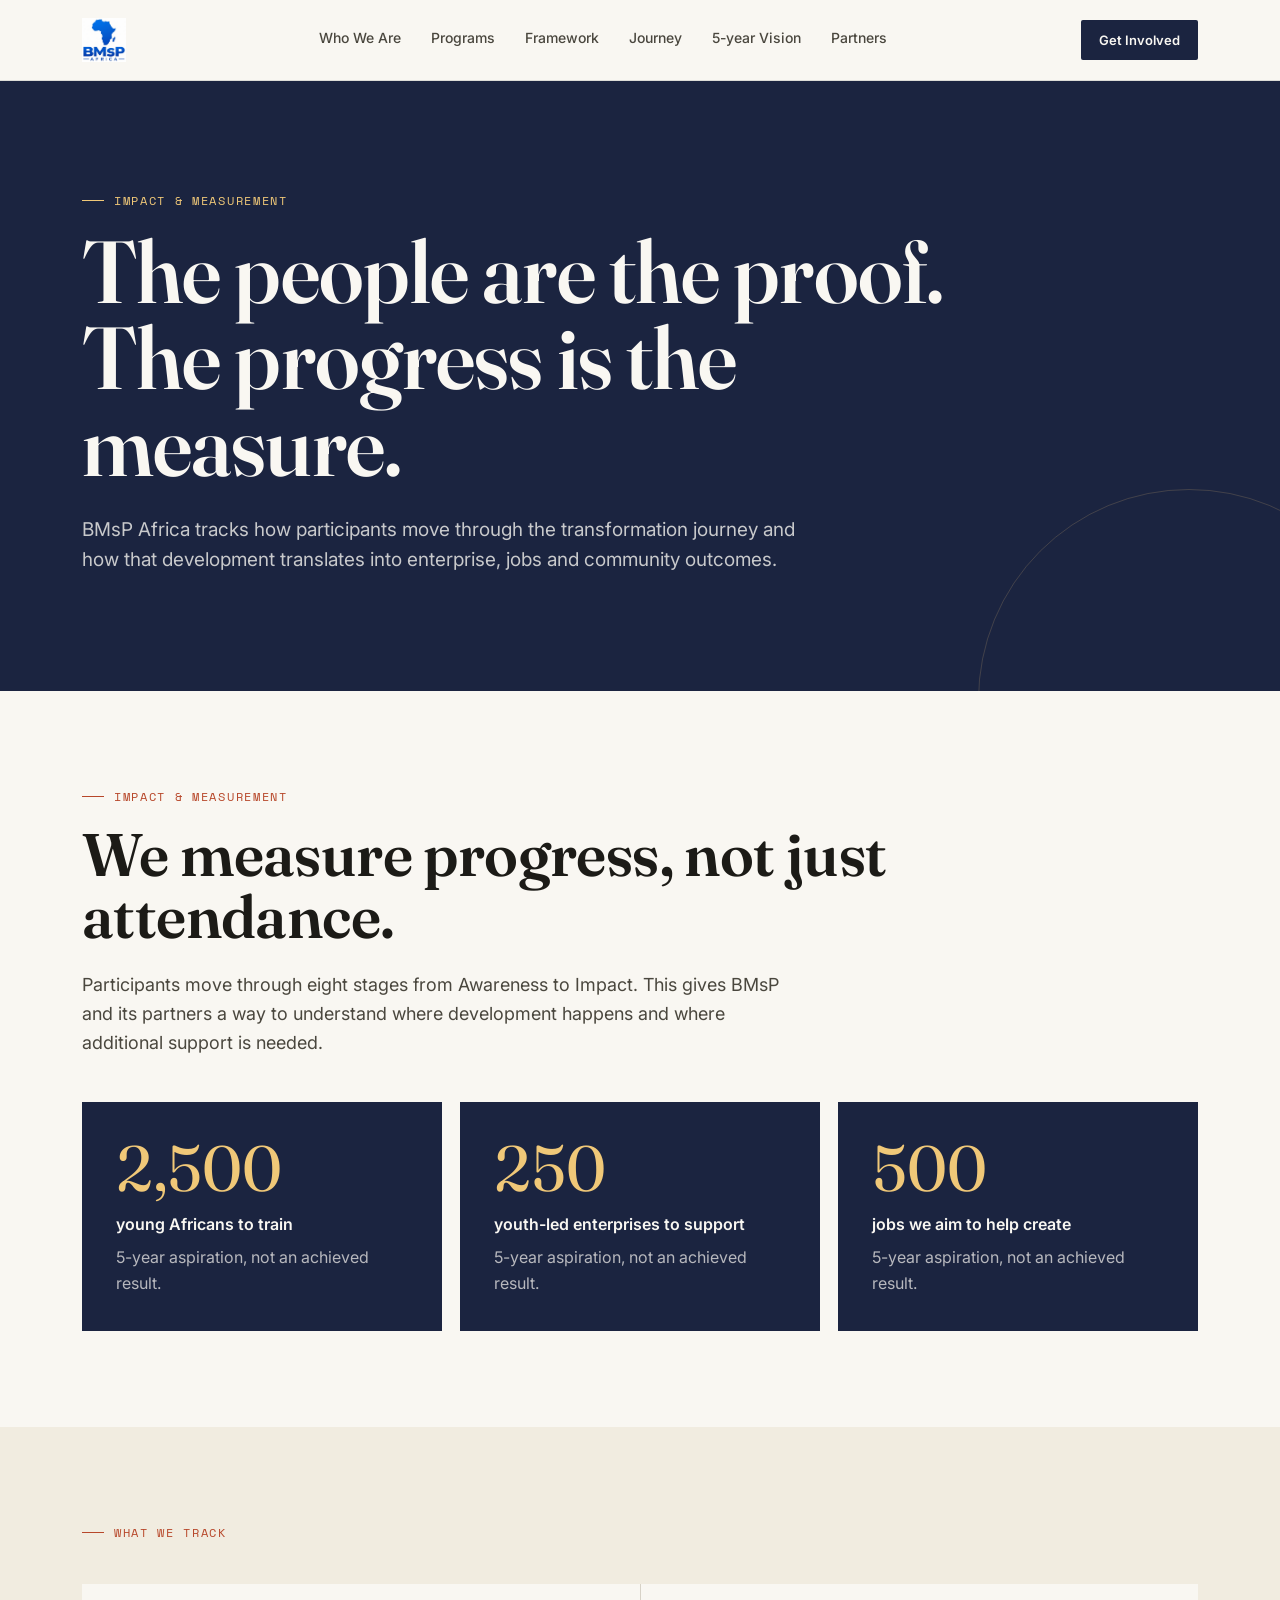
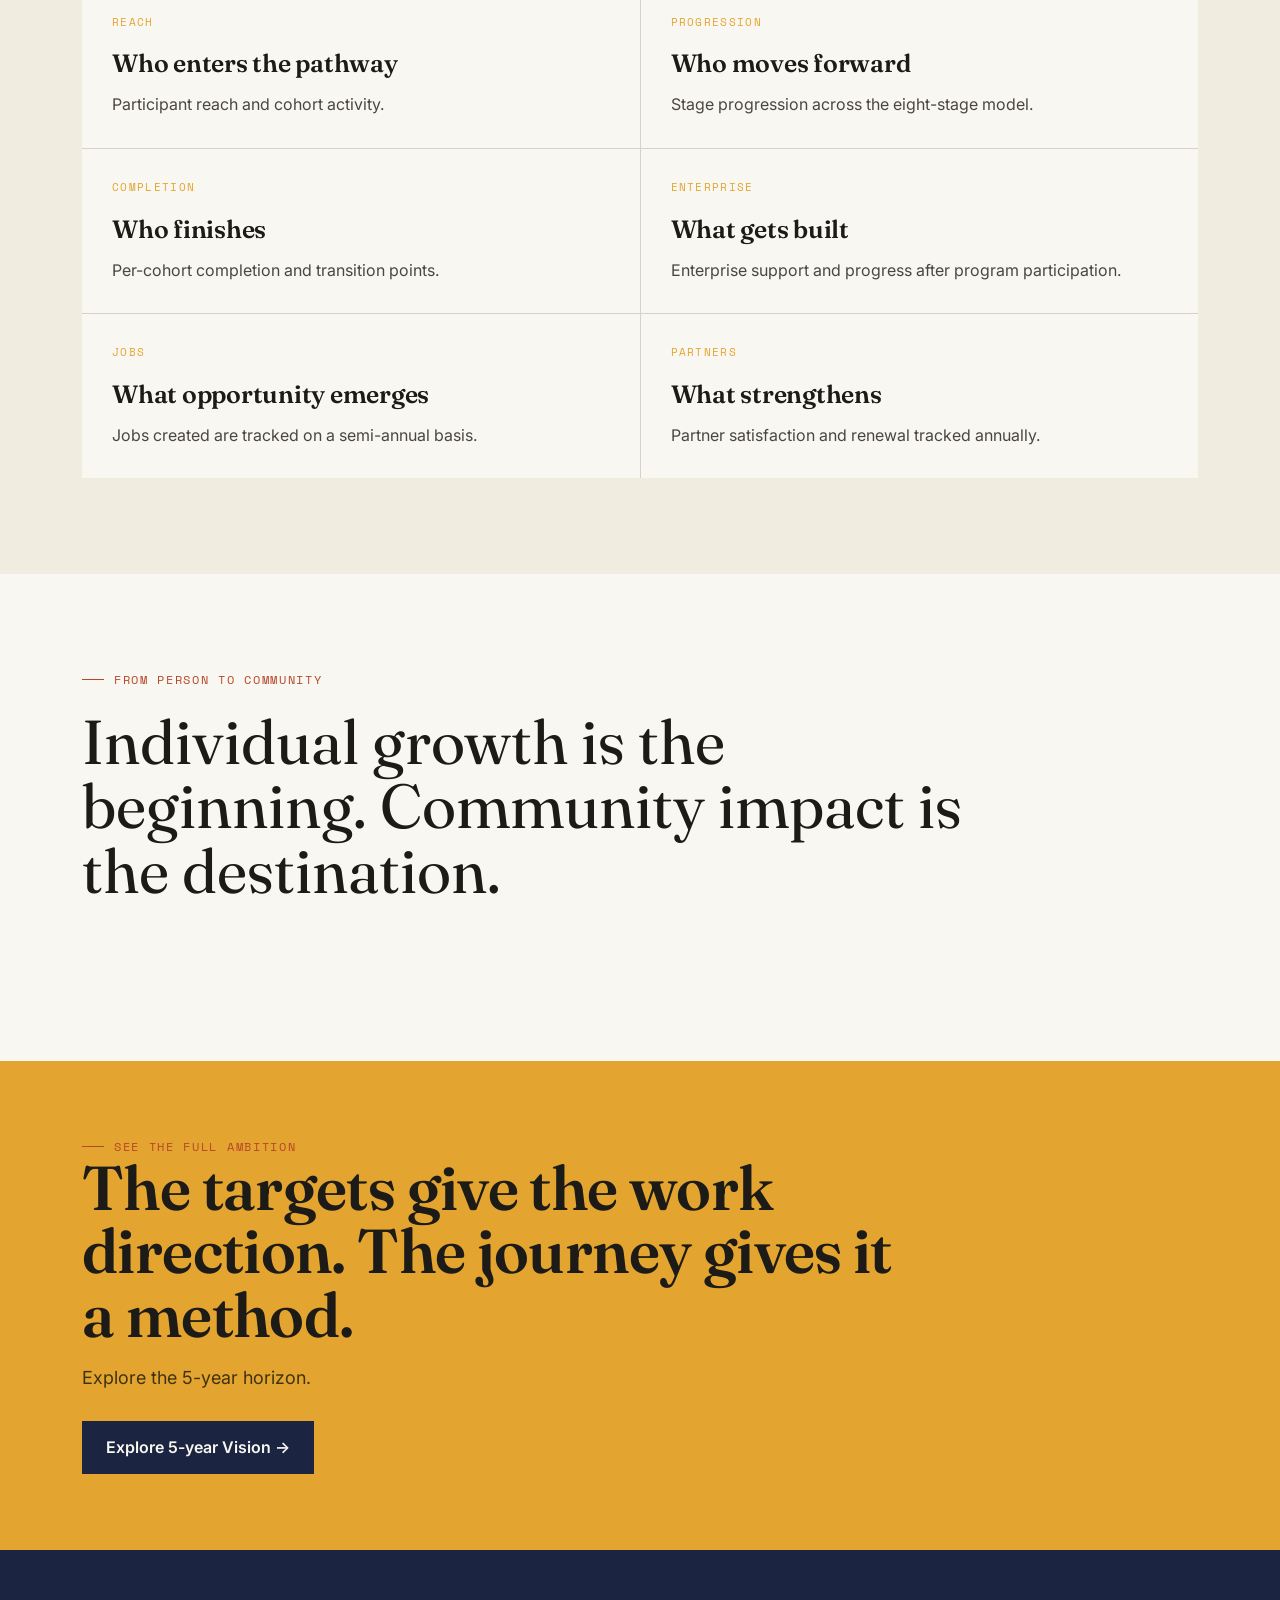
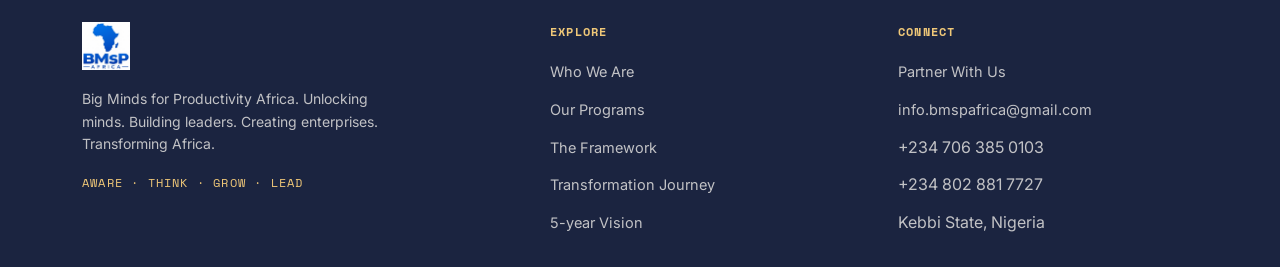
<file: impact.html>
<!DOCTYPE html><html lang="en"><head><meta charset="UTF-8"><meta name="viewport" content="width=device-width, initial-scale=1.0"><title>Impact & Measurement — BMsP AFRICA</title><meta name="description" content="How BMsP Africa tracks progression from awareness to measurable community impact and its 5-year aspirations."><link rel="preconnect" href="https://fonts.googleapis.com"><link rel="preconnect" href="https://fonts.gstatic.com" crossorigin><link href="https://fonts.googleapis.com/css2?family=Fraunces:ital,opsz,wght@0,9..144,300;0,9..144,500;0,9..144,600;0,9..144,700;1,9..144,500&family=Inter:wght@400;500;600;700&family=Space+Mono:wght@400;700&display=swap" rel="stylesheet"><style>
  :root{
    --paper:#F9F7F2;
    --paper-dim:#F1ECE0;
    --ink:#1C1B17;
    --ink-soft:#4A473E;
    --indigo:#1B2440;
    --indigo-soft:#2B3555;
    --gold:#E3A530;
    --gold-soft:#F0C878;
    --clay:#B7472A;
    --sage:#4B6142;
    --line: rgba(28,27,23,0.12);
    --line-on-dark: rgba(249,247,242,0.18);
    --radius: 2px;
    --maxw: 1180px;
  }

  *{ box-sizing:border-box; }
  html{ scroll-behavior:smooth; }
  body{
    margin:0;
    background:var(--paper);
    color:var(--ink);
    font-family:'Inter', sans-serif;
    font-size:16px;
    line-height:1.6;
    -webkit-font-smoothing:antialiased;
  }
  img{ max-width:100%; display:block; }
  a{ color:inherit; }
  .wrap{ max-width:var(--maxw); margin:0 auto; padding:0 32px; }

  h1,h2,h3{
    font-family:'Fraunces', serif;
    font-weight:600;
    letter-spacing:-0.01em;
    margin:0;
  }
  .eyebrow{
    font-family:'Space Mono', monospace;
    font-size:12px;
    letter-spacing:0.14em;
    text-transform:uppercase;
    color:var(--clay);
    display:flex;
    align-items:center;
    gap:10px;
  }
  .eyebrow::before{
    content:"";
    width:22px; height:1px;
    background:var(--clay);
    display:inline-block;
  }
  .eyebrow.on-dark{ color:var(--gold-soft); }
  .eyebrow.on-dark::before{ background:var(--gold-soft); }

  section{ padding:96px 0; }
  @media (max-width:720px){ section{ padding:64px 0; } }

  /* ---------- NAV ---------- */
  header.site-nav{
    position:sticky; top:0; z-index:50;
    background:rgba(249,247,242,0.92);
    backdrop-filter:blur(8px);
    border-bottom:1px solid var(--line);
  }
  .nav-inner{
    max-width:var(--maxw); margin:0 auto; padding:18px 32px;
    display:flex; align-items:center; justify-content:space-between; gap:24px;
  }
  .logo{
    font-family:'Fraunces', serif; font-weight:700; font-size:19px;
    letter-spacing:0.02em; text-decoration:none; color:var(--ink);
    display:flex; align-items:center; gap:9px;
  }
  .logo .mark{
    width:11px; height:11px; border-radius:50%;
    background:var(--gold);
    box-shadow:0 0 0 3px rgba(227,165,48,0.25);
  }
  nav.links{ display:flex; gap:30px; }
  nav.links a{
    text-decoration:none; font-size:14px; font-weight:500;
    color:var(--ink-soft);
    padding-bottom:2px; border-bottom:1px solid transparent;
    transition:color .15s, border-color .15s;
  }
  nav.links a:hover{ color:var(--ink); border-color:var(--clay); }
  .nav-cta{
    font-size:13px; font-weight:600; text-decoration:none;
    background:var(--indigo); color:var(--paper);
    padding:10px 18px; border-radius:var(--radius);
    white-space:nowrap;
    transition:background .15s;
  }
  .nav-cta:hover{ background:var(--clay); }
  @media (max-width:860px){
    nav.links{ display:none; }
  }

  /* ---------- BUTTONS ---------- */
  .btn{
    display:inline-flex; align-items:center; gap:8px;
    text-decoration:none; font-weight:600; font-size:14.5px;
    padding:14px 26px; border-radius:var(--radius);
    transition:transform .15s, background .15s, color .15s, border-color .15s;
  }
  .btn-primary{ background:var(--gold); color:var(--indigo); }
  .btn-primary:hover{ transform:translateY(-2px); background:var(--gold-soft); }
  .btn-ghost{ border:1px solid var(--line-on-dark); color:var(--paper); }
  .btn-ghost:hover{ transform:translateY(-2px); border-color:var(--gold); color:var(--gold-soft); }
  .btn-outline-dark{ border:1px solid var(--line); color:var(--ink); }
  .btn-outline-dark:hover{ transform:translateY(-2px); border-color:var(--clay); color:var(--clay); }
  .btn-solid-dark{ background:var(--indigo); color:var(--paper); }
  .btn-solid-dark:hover{ transform:translateY(-2px); background:var(--clay); }

  /* ---------- HERO ---------- */
  .hero{
    position:relative;
    background:var(--indigo);
    color:var(--paper);
    overflow:hidden;
    padding:120px 0 100px;
  }
  .hero-rays{
    position:absolute; left:50%; bottom:-40%;
    width:1400px; height:1400px;
    transform:translateX(-50%);
    pointer-events:none;
    opacity:0.55;
  }
  .hero-inner{
    position:relative; z-index:2;
    max-width:760px;
  }
  .hero h1{
    font-size:clamp(38px, 6vw, 66px);
    line-height:1.06;
    margin:22px 0 26px;
    color:var(--paper);
  }
  .hero h1 em{
    font-style:italic; color:var(--gold-soft);
  }
  .hero p.lede{
    font-size:18px; color:rgba(249,247,242,0.78);
    max-width:560px; margin:0 0 38px;
  }
  .hero-ctas{ display:flex; gap:16px; flex-wrap:wrap; }
  .hero-tag{
    margin-top:64px; font-family:'Space Mono', monospace;
    font-size:13px; letter-spacing:0.12em; text-transform:uppercase;
    color:var(--gold-soft); display:flex; gap:14px; flex-wrap:wrap;
  }

  /* ---------- PREMISE ---------- */
  .premise{
    text-align:left; padding-top:88px; padding-bottom:64px;
  }
  .premise blockquote{
    font-family:'Fraunces', serif; font-style:italic; font-weight:500;
    font-size:clamp(26px, 3.6vw, 40px); line-height:1.32;
    margin:26px 0 0; max-width:820px; color:var(--indigo);
  }

  /* ---------- MARQUEE ---------- */
  .marquee-band{
    border-top:1px solid var(--line); border-bottom:1px solid var(--line);
    padding:22px 0; overflow:hidden; background:var(--paper-dim);
  }
  .marquee-track{
    display:flex; width:max-content;
    animation:scroll-left 32s linear infinite;
  }
  .marquee-track span{
    font-family:'Space Mono', monospace; font-size:14px;
    letter-spacing:0.06em; text-transform:uppercase;
    color:var(--ink-soft); padding:0 22px; white-space:nowrap;
  }
  .marquee-track span.dot{ color:var(--clay); }
  @keyframes scroll-left{
    from{ transform:translateX(0); }
    to{ transform:translateX(-50%); }
  }
  @media (prefers-reduced-motion: reduce){
    .marquee-track{ animation:none; }
  }

  /* ---------- JOURNEY STATEMENT ---------- */
  .journey-statement{
    display:grid; grid-template-columns:1fr 1fr; gap:64px; align-items:start;
  }
  @media (max-width:820px){ .journey-statement{ grid-template-columns:1fr; gap:32px; } }
  .journey-statement h2{ font-size:clamp(28px,3.4vw,38px); line-height:1.2; margin-top:18px; }
  .journey-statement p{ color:var(--ink-soft); font-size:16.5px; max-width:46ch; }

  /* ---------- WHAT WE DO ---------- */
  .card-grid{
    display:grid; grid-template-columns:repeat(4,1fr); gap:1px;
    background:var(--line); border:1px solid var(--line); margin-top:48px;
  }
  @media (max-width:900px){ .card-grid{ grid-template-columns:repeat(2,1fr); } }
  @media (max-width:520px){ .card-grid{ grid-template-columns:1fr; } }
  .do-card{ background:var(--paper); padding:34px 28px; }
  .do-card .num{ font-family:'Space Mono', monospace; font-size:12px; color:var(--clay); }
  .do-card h3{ font-size:21px; margin:18px 0 10px; }
  .do-card p{ color:var(--ink-soft); font-size:14.5px; margin:0; }

  /* ---------- FRAMEWORK (dark band) ---------- */
  .framework{ background:var(--indigo); color:var(--paper); }
  .framework .eyebrow{ color:var(--gold-soft); }
  .framework .eyebrow::before{ background:var(--gold-soft); }
  .framework h2{ color:var(--paper); font-size:clamp(28px,3.4vw,38px); margin-top:18px; max-width:640px; }
  .framework-link{ margin-top:22px; }

  .steps-row{
    margin-top:64px; display:grid; grid-template-columns:repeat(4,1fr);
    gap:28px; position:relative;
  }
  @media (max-width:860px){ .steps-row{ grid-template-columns:1fr 1fr; } }
  @media (max-width:520px){ .steps-row{ grid-template-columns:1fr; } }
  .step{
    border-top:2px solid rgba(249,247,242,0.22);
    padding-top:22px;
    transform:translateY(0);
  }
  .step:nth-child(1){ transform:translateY(26px); }
  .step:nth-child(2){ transform:translateY(10px); }
  .step:nth-child(3){ transform:translateY(-6px); }
  .step:nth-child(4){ transform:translateY(-22px); border-top-color:var(--gold); }
  @media (max-width:860px){ .step{ transform:none !important; } }
  .step .step-num{ font-family:'Space Mono', monospace; font-size:13px; color:var(--gold-soft); }
  .step h3{ font-family:'Fraunces', serif; font-size:22px; margin:14px 0 4px; color:var(--paper); }
  .step .q{ font-style:italic; color:rgba(249,247,242,0.6); font-size:14px; margin-bottom:10px; }
  .step p.desc{ color:rgba(249,247,242,0.68); font-size:14px; margin:0; }

  /* ---------- TRANSFORMATION STAGES ---------- */
  .stages-head{ display:flex; justify-content:space-between; align-items:flex-end; gap:24px; flex-wrap:wrap; }
  .stages-head p{ color:var(--ink-soft); max-width:44ch; margin:18px 0 0; }
  .stages-row{
    margin-top:60px; display:flex; gap:0; align-items:flex-end;
    overflow-x:auto; padding-bottom:8px;
  }
  .stage{
    flex:1 1 0; min-width:110px; text-align:left; position:relative;
    padding:0 10px 0 0;
  }
  .stage .stem{
    width:100%; height:3px; background:var(--line); position:relative; margin-bottom:16px;
  }
  .stage .stem::after{
    content:""; position:absolute; left:0; top:-4px;
    width:11px; height:11px; border-radius:50%;
    background:var(--gold); border:2px solid var(--paper); box-shadow:0 0 0 1px var(--gold);
  }
  .stage:nth-child(8) .stem::after{ background:var(--clay); box-shadow:0 0 0 1px var(--clay); }
  .stage .snum{ font-family:'Space Mono', monospace; font-size:11px; color:var(--clay); }
  .stage h4{ font-family:'Fraunces', serif; font-size:17px; margin:6px 0 4px; }
  .stage p{ font-size:12.5px; color:var(--ink-soft); margin:0; line-height:1.4; }
  .stage:nth-child(1){ margin-bottom:0; }
  .stage:nth-child(2){ margin-bottom:8px; }
  .stage:nth-child(3){ margin-bottom:16px; }
  .stage:nth-child(4){ margin-bottom:24px; }
  .stage:nth-child(5){ margin-bottom:32px; }
  .stage:nth-child(6){ margin-bottom:40px; }
  .stage:nth-child(7){ margin-bottom:48px; }
  .stage:nth-child(8){ margin-bottom:56px; }
  @media (max-width:900px){
    .stages-row{ flex-wrap:wrap; }
    .stage{ flex:1 1 22%; margin-bottom:0 !important; }
  }
  .stages-foot{
    display:flex; justify-content:space-between; margin-top:8px;
    font-family:'Space Mono', monospace; font-size:12px; letter-spacing:0.08em;
    text-transform:uppercase; color:var(--ink-soft); flex-wrap:wrap; gap:8px;
  }

  /* ---------- BUILT FOR ---------- */
  .built-for{ background:var(--paper-dim); }
  .built-inner{
    display:grid; grid-template-columns:1.1fr 0.9fr; gap:56px; align-items:center;
  }
  @media (max-width:860px){ .built-inner{ grid-template-columns:1fr; } }
  .built-for h2{ font-size:clamp(28px,3.4vw,38px); line-height:1.18; margin-top:18px; }
  .built-for p{ color:var(--ink-soft); font-size:16px; margin-top:18px; max-width:52ch; }
  .built-ctas{ display:flex; gap:16px; margin-top:30px; flex-wrap:wrap; }
  .audience-list{ display:flex; flex-direction:column; gap:0; }
  .audience-list div{
    padding:20px 0; border-bottom:1px solid var(--line);
    font-family:'Fraunces', serif; font-size:20px;
  }
  .audience-list div:first-child{ border-top:1px solid var(--line); }
  .audience-list span{
    font-family:'Space Mono', monospace; font-size:12px; color:var(--clay);
    display:block; margin-bottom:4px; text-transform:uppercase; letter-spacing:0.08em;
  }

  /* ---------- ASPIRATIONS ---------- */
  .aspirations{ background:var(--indigo); color:var(--paper); text-align:center; }
  .aspirations .eyebrow{ justify-content:center; color:var(--gold-soft); }
  .aspirations .eyebrow::before{ background:var(--gold-soft); }
  .aspirations h2{ color:var(--paper); font-size:clamp(28px,3.6vw,40px); margin:18px auto 8px; max-width:640px; }
  .aspirations > .wrap > p{ color:rgba(249,247,242,0.65); max-width:52ch; margin:0 auto; }
  .goal-grid{
    margin-top:60px; display:grid; grid-template-columns:repeat(3,1fr); gap:1px;
    background:rgba(249,247,242,0.16);
  }
  @media (max-width:720px){ .goal-grid{ grid-template-columns:1fr; } }
  .goal{ background:var(--indigo); padding:44px 24px; }
  .goal .glabel{ font-family:'Space Mono', monospace; font-size:12px; letter-spacing:0.1em; text-transform:uppercase; color:var(--gold-soft); }
  .goal .gnum{ font-family:'Fraunces', serif; font-size:clamp(40px,5vw,56px); color:var(--gold); margin:10px 0 6px; }
  .goal .gdesc{ color:rgba(249,247,242,0.7); font-size:14px; }
  .aspirations-link{ margin-top:44px; }

  /* ---------- CONTACT ---------- */
  .contact-inner{
    display:grid; grid-template-columns:1fr 1fr; gap:64px;
  }
  @media (max-width:820px){ .contact-inner{ grid-template-columns:1fr; gap:40px; } }
  .contact-inner h2{ font-size:clamp(28px,3.4vw,38px); margin-top:18px; }
  .contact-inner p.intro{ color:var(--ink-soft); margin-top:16px; max-width:44ch; }
  .contact-list{ list-style:none; margin:0; padding:0; }
  .contact-list li{
    padding:22px 0; border-bottom:1px solid var(--line);
    display:flex; justify-content:space-between; gap:16px; flex-wrap:wrap;
  }
  .contact-list li:first-child{ border-top:1px solid var(--line); }
  .contact-list .clabel{
    font-family:'Space Mono', monospace; font-size:12px; text-transform:uppercase;
    letter-spacing:0.08em; color:var(--clay);
  }
  .contact-list .cval{ font-family:'Fraunces', serif; font-size:19px; }
  .contact-note{
    margin-top:26px; font-size:13px; color:var(--ink-soft); border-left:2px solid var(--gold);
    padding-left:14px;
  }

  /* ---------- FOOTER ---------- */
  footer{ background:var(--indigo); color:rgba(249,247,242,0.75); padding:72px 0 32px; }
  .footer-grid{
    display:grid; grid-template-columns:1.4fr 1fr 1fr; gap:48px;
  }
  @media (max-width:720px){ .footer-grid{ grid-template-columns:1fr; gap:32px; } }
  .footer-grid h4{
    font-family:'Space Mono', monospace; font-size:12px; text-transform:uppercase;
    letter-spacing:0.1em; color:var(--gold-soft); margin:0 0 18px;
  }
  .footer-logo{
    font-family:'Fraunces', serif; font-weight:700; font-size:20px; color:var(--paper);
    display:flex; align-items:center; gap:9px; margin-bottom:14px;
  }
  .footer-logo .mark{ width:11px; height:11px; border-radius:50%; background:var(--gold); }
  .footer-grid p{ font-size:14px; line-height:1.6; max-width:36ch; }
  .footer-tag{ margin-top:18px; font-family:'Space Mono', monospace; font-size:12px; letter-spacing:0.1em; text-transform:uppercase; color:var(--gold-soft); }
  .footer-grid ul{ list-style:none; margin:0; padding:0; display:flex; flex-direction:column; gap:12px; }
  .footer-grid ul a{ text-decoration:none; font-size:14.5px; color:rgba(249,247,242,0.75); transition:color .15s; }
  .footer-grid ul a:hover{ color:var(--gold-soft); }
  .footer-bottom{
    margin-top:64px; padding-top:24px; border-top:1px solid var(--line-on-dark);
    display:flex; justify-content:space-between; gap:16px; flex-wrap:wrap;
    font-size:12.5px; color:rgba(249,247,242,0.5);
  }
  .footer-bottom .reg-note{ max-width:58ch; }


  /* ---------- REAL BRAND LOGO ---------- */
  .brand-logo{display:block;width:190px;height:54px;text-decoration:none;overflow:hidden}
  .brand-logo img{width:100%;height:100%;object-fit:contain;object-position:left center}
  .footer-logo{width:250px;max-width:100%;margin-bottom:18px}
  .footer-logo img{width:100%;height:auto;max-height:90px;object-fit:contain;object-position:left center}

  /* ---------- FRAMEWORK TEASER ---------- */
  .framework-teaser{display:grid;grid-template-columns:1fr .85fr;gap:72px;align-items:center}
  .framework-copy p{color:rgba(249,247,242,.68);max-width:50ch;margin:18px 0 0}
  .framework-copy .framework-link{margin-top:28px}
  .framework-preview{height:330px;position:relative;display:grid;place-items:center}
  .preview-orbit{position:absolute;border:1px solid rgba(240,200,120,.3);border-radius:50%}
  .orbit-one{width:260px;height:260px}.orbit-two{width:180px;height:180px;border-color:rgba(183,71,42,.45)}
  .preview-core{width:112px;height:112px;border-radius:50%;background:var(--gold);color:var(--indigo);display:grid;place-content:center;text-align:center;font-family:'Fraunces',serif;font-size:19px;line-height:1.05;box-shadow:0 0 0 14px rgba(227,165,48,.08),0 20px 50px rgba(0,0,0,.3);z-index:2}
  .preview-core span{font-family:'Space Mono',monospace;font-size:14px}
  .preview-node{position:absolute;z-index:3;display:flex;flex-direction:column;gap:3px;font-family:'Space Mono',monospace;font-size:10px;text-transform:uppercase;letter-spacing:.08em;color:var(--paper)}
  .preview-node b{color:var(--gold-soft);font-size:11px}.n1{top:24px;left:12%}.n2{top:92px;right:4%}.n3{bottom:36px;right:15%}.n4{bottom:70px;left:4%}

  /* ---------- CREATIVE JOURNEY ---------- */
  .journey-section{padding-top:90px;padding-bottom:96px}
  .journey-intro{display:grid;grid-template-columns:1.15fr .85fr;gap:60px;align-items:end}
  .journey-intro h2{font-size:clamp(30px,4vw,46px);line-height:1.08;margin-top:18px;max-width:680px}
  .journey-intro p{color:var(--ink-soft);max-width:44ch;margin:0}
  .journey-map{position:relative;margin-top:76px;display:grid;grid-template-columns:repeat(8,1fr);gap:12px;padding:0 0 28px}
  .journey-line{position:absolute;left:3%;right:3%;top:26px;height:2px;background:linear-gradient(90deg,var(--gold),var(--clay));opacity:.45}
  .journey-stage{position:relative;z-index:2;padding-top:0}
  .stage-pin{width:54px;height:54px;display:grid;place-items:center;border-radius:50%;border:1px solid var(--line);background:var(--paper);color:var(--clay);font-family:'Space Mono',monospace;font-size:11px;margin-bottom:18px;box-shadow:0 8px 24px rgba(28,27,23,.07)}
  .journey-stage.featured .stage-pin,.journey-stage.final .stage-pin{background:var(--indigo);color:var(--gold-soft);border-color:var(--indigo)}
  .journey-stage small{font-family:'Space Mono',monospace;font-size:9px;letter-spacing:.07em;color:var(--clay);line-height:1.3}
  .journey-stage h3{font-size:20px;margin:7px 0 5px}.journey-stage p{font-size:12px;color:var(--ink-soft);line-height:1.4;margin:0}
  .journey-foot{border-top:1px solid var(--line);margin-top:18px;padding-top:18px;display:flex;justify-content:space-between;font-family:'Space Mono',monospace;text-transform:uppercase;letter-spacing:.08em;font-size:11px;color:var(--ink-soft)}
  .journey-foot strong{color:var(--clay);font-size:18px}

  /* ---------- CREATIVE 5-year HORIZON ---------- */
  .aspiration-hero{display:grid;grid-template-columns:1.1fr .9fr;gap:60px;align-items:center;text-align:left;margin-top:30px}
  .aspiration-hero h2{text-align:left;font-size:clamp(38px,5.4vw,68px);line-height:.98;max-width:720px;margin:0}
  .aspiration-hero h2 em{color:var(--gold-soft);font-style:italic}
  .aspiration-hero p{text-align:left;max-width:55ch;color:rgba(249,247,242,.68);margin:24px 0 0}
  .horizon{height:250px;position:relative;overflow:hidden;border-bottom:1px solid rgba(249,247,242,.25);background:radial-gradient(circle at 55% 58%,rgba(227,165,48,.12),transparent 35%)}
  .sun{width:112px;height:112px;border-radius:50%;background:var(--gold);position:absolute;left:50%;top:52px;transform:translateX(-50%);box-shadow:0 0 0 18px rgba(227,165,48,.08),0 0 90px rgba(227,165,48,.16)}
  .horizon-line{position:absolute;left:-5%;right:-5%;bottom:38px;height:1px;background:linear-gradient(90deg,transparent,rgba(249,247,242,.5),transparent);transform:skewY(-5deg)}
  .horizon-label{position:absolute;right:6%;bottom:6px;font-family:'Space Mono',monospace;font-size:11px;letter-spacing:.18em;color:var(--gold-soft)}
  .aspiration-statement{margin:44px auto 0;max-width:820px;border-top:1px solid rgba(249,247,242,.18);border-bottom:1px solid rgba(249,247,242,.18);padding:22px 0;display:flex;align-items:center;justify-content:center;gap:20px;flex-wrap:wrap}
  .aspiration-statement span{font-family:'Space Mono',monospace;font-size:10px;text-transform:uppercase;letter-spacing:.12em;color:var(--gold-soft)}
  .aspiration-statement p{margin:0;color:var(--paper);font-family:'Fraunces',serif;font-size:20px}
  .goal{transition:transform .25s ease,background .25s ease}.goal:hover{transform:translateY(-6px);background:var(--indigo-soft)}
  .goal-feature{border-top:2px solid var(--gold)}.goal .gnum{letter-spacing:-.04em}.goal .gdesc{max-width:28ch;margin:0 auto}
  @media(max-width:820px){.framework-teaser{grid-template-columns:1fr;gap:30px}.framework-preview{height:280px}.journey-intro,.aspiration-hero{grid-template-columns:1fr;gap:24px}.journey-map{grid-template-columns:repeat(2,1fr);row-gap:42px}.journey-line{display:none}.horizon{height:190px}}
  @media(max-width:1050px) and (min-width:821px){.journey-map{grid-template-columns:repeat(4,1fr);row-gap:42px}.journey-line{display:none}}

  :focus-visible{ outline:2px solid var(--gold); outline-offset:3px; }

  /* ---------- HERO MEDIA ---------- */
  .hero-grid{
    position:relative; z-index:2;
    display:grid; grid-template-columns:1.05fr 0.95fr; gap:56px; align-items:center;
  }
  @media (max-width:900px){ .hero-grid{ grid-template-columns:1fr; gap:36px; } }
  .hero-copy{ max-width:640px; }
  .hero-media{ position:relative; height:460px; }
  @media (max-width:900px){ .hero-media{ height:300px; order:-1; } }
  .hero-media img{
    position:absolute; display:block; object-fit:cover;
    border-radius:var(--radius); box-shadow:0 40px 70px -24px rgba(0,0,0,0.6);
  }
  .hero-media .img-main{ width:80%; height:84%; top:0; right:0; }
  .hero-media .img-accent{
    width:48%; height:44%; bottom:0; left:0;
    border:6px solid var(--indigo);
  }
  .hero-media .media-tag{
    position:absolute; left:14px; bottom:-14px; z-index:3;
    background:var(--gold); color:var(--indigo);
    font-family:'Space Mono', monospace; font-size:11px; letter-spacing:0.08em;
    text-transform:uppercase; padding:8px 12px; border-radius:var(--radius);
  }
  @media (max-width:900px){ .hero-media .media-tag{ display:none; } }

  /* ---------- FEATURE PHOTO (full bleed) ---------- */
  .feature-photo{
    position:relative; width:100%; height:52vh; min-height:340px; max-height:540px;
    overflow:hidden; margin-top:88px;
  }
  @media (max-width:720px){ .feature-photo{ margin-top:56px; height:280px; } }
  .feature-photo img{ width:100%; height:100%; object-fit:cover; display:block; }
  .feature-photo .fp-caption{
    position:absolute; left:0; right:0; bottom:0;
    background:linear-gradient(to top, rgba(10,10,10,0.72), transparent);
    padding:36px 32px 26px; color:var(--paper);
  }
  .feature-photo .fp-caption .wrap{ padding:0; max-width:var(--maxw); margin:0 auto; }
  .feature-photo .fp-caption p{
    font-family:'Fraunces', serif; font-style:italic; font-size:clamp(18px,2.2vw,24px);
    max-width:640px; margin:0;
  }

  /* ---------- PHOTO BAND ---------- */
  .photo-band{ background:var(--paper-dim); }
  .photo-grid{
    margin-top:48px; display:grid; grid-template-columns:repeat(3,1fr); gap:20px;
  }
  @media (max-width:820px){ .photo-grid{ grid-template-columns:1fr; } }
  .photo-grid figure{
    margin:0; position:relative; overflow:hidden; border-radius:var(--radius);
    aspect-ratio:4/5;
  }
  .photo-grid img{
    width:100%; height:100%; object-fit:cover; display:block;
    transition:transform .5s ease;
  }
  .photo-grid figure:hover img{ transform:scale(1.05); }
  .photo-grid figcaption{
    position:absolute; left:0; right:0; bottom:0;
    padding:20px 20px 18px;
    background:linear-gradient(to top, rgba(10,10,10,0.78), transparent 70%);
    color:var(--paper);
  }
  .photo-grid figcaption span{
    display:block; font-family:'Space Mono', monospace; font-size:11px;
    letter-spacing:0.1em; text-transform:uppercase; color:var(--gold-soft);
    margin-bottom:4px;
  }
  .photo-grid figcaption strong{ font-family:'Fraunces', serif; font-weight:600; font-size:17px; }

  /* ---------- JOURNEY PHOTO ---------- */
  .journey-photo{
    width:100%; aspect-ratio:4/3; object-fit:cover; border-radius:var(--radius);
    margin-bottom:24px;
  }

  /* ---------- DO-CARD THUMBS ---------- */
  .do-card{ padding:0; }
  .do-card .thumb{ width:100%; aspect-ratio:4/3; overflow:hidden; }
  .do-card .thumb img{
    width:100%; height:100%; object-fit:cover; display:block;
    filter:grayscale(35%); transition:filter .35s ease;
  }
  .do-card:hover .thumb img{ filter:grayscale(0%); }
  .do-card .body{ padding:26px 26px 30px; }

  /* ---------- BUILT-FOR MEDIA ---------- */
  .built-media img{
    width:100%; aspect-ratio:16/11; object-fit:cover; border-radius:var(--radius);
    margin-bottom:28px;
  }

  /* ---------- DEEP-DIVE LINKS ---------- */
  .deep-dive-link{
    display:inline-flex; align-items:center; gap:9px;
    margin-top:20px; text-decoration:none;
    font-family:'Space Mono',monospace; font-size:11px;
    letter-spacing:.08em; text-transform:uppercase;
    color:var(--gold-soft); border-bottom:1px solid rgba(249,247,242,.3);
    padding-bottom:6px; transition:gap .2s,border-color .2s;
  }
  .deep-dive-link:hover{ gap:14px; border-color:var(--gold); }
  .journey-deep-link,.aspiration-deep-link{
    display:inline-flex; align-items:center; gap:9px;
    margin-top:26px; text-decoration:none;
    font-family:'Space Mono',monospace; font-size:11px;
    letter-spacing:.08em; text-transform:uppercase;
    color:var(--clay); border-bottom:1px solid var(--line);
    padding-bottom:6px; transition:gap .2s,border-color .2s;
  }
  .journey-deep-link:hover,.aspiration-deep-link:hover{ gap:14px; border-color:var(--clay); }
  .framework .steps-row{ pointer-events:none; }
  .framework .steps-row .step{ opacity:.92; }
  .section-preview{ cursor:pointer; }


.program-hero{background:var(--indigo);color:var(--paper);padding:88px 0 96px;position:relative;overflow:hidden}
.program-hero:after{content:'DISCOVER  →  DEVELOP  →  CREATE  →  IMPACT';position:absolute;right:-30px;bottom:28px;font:700 12px/1 'Space Mono',monospace;letter-spacing:.15em;color:rgba(249,247,242,.16);white-space:nowrap;transform:rotate(-3deg)}
.program-hero h1{font-size:clamp(52px,8vw,96px);line-height:.98;max-width:900px;margin:20px 0 28px}
.program-hero .lede{font-size:20px;max-width:760px;color:rgba(249,247,242,.78)}
.program-intro{padding:80px 0 35px}
.program-intro h2{font-size:clamp(34px,5vw,58px);line-height:1.05;max-width:780px;margin-top:18px}
.program-intro p{max-width:720px;color:var(--ink-soft);font-size:18px}
.pathways{padding:55px 0 105px}
.pathway{display:grid;grid-template-columns:90px 1fr 240px;gap:28px;padding:38px 0;border-top:1px solid var(--line);align-items:start}
.pathway:last-child{border-bottom:1px solid var(--line)}
.path-num{font:700 14px 'Space Mono',monospace;color:var(--clay)}
.pathway h3{font-size:clamp(30px,4vw,48px);margin-bottom:10px}
.pathway p{max-width:650px;color:var(--ink-soft);margin:0}
.path-tag{justify-self:end;border:1px solid var(--line);padding:10px 14px;font:700 10px 'Space Mono',monospace;text-transform:uppercase;letter-spacing:.08em}
.outcomes{background:var(--paper-dim);padding:90px 0}
.outcomes-grid{display:grid;grid-template-columns:repeat(3,1fr);gap:18px;margin-top:45px}
.outcome{background:var(--paper);border:1px solid var(--line);padding:28px;min-height:190px}
.outcome .small{font:700 10px 'Space Mono',monospace;text-transform:uppercase;color:var(--clay);letter-spacing:.1em}
.outcome h3{font-size:28px;margin:14px 0 8px}
.outcome p{color:var(--ink-soft);margin:0}
.audience{padding:95px 0}
.audience-grid{display:grid;grid-template-columns:repeat(4,1fr);gap:1px;background:var(--line);margin-top:45px}
.audience-card{background:var(--paper);padding:28px;min-height:210px}
.audience-card h3{font-size:25px;margin:0 0 10px}
.audience-card p{color:var(--ink-soft);margin:0}
.cta-programs{background:var(--indigo);color:var(--paper);padding:95px 0}
.cta-programs h2{font-size:clamp(38px,6vw,70px);line-height:1.02;max-width:850px}
.cta-programs p{color:rgba(249,247,242,.72);max-width:650px;font-size:18px;margin:22px 0 30px}
@media(max-width:820px){.pathway{grid-template-columns:50px 1fr}.path-tag{grid-column:2;justify-self:start}.outcomes-grid{grid-template-columns:1fr}.audience-grid{grid-template-columns:1fr 1fr}}
@media(max-width:560px){.audience-grid{grid-template-columns:1fr}.program-hero{padding:70px 0 80px}}

.page-hero{background:var(--indigo);color:var(--paper);padding:110px 0 96px;position:relative;overflow:hidden}
.page-hero:after{content:"";position:absolute;width:420px;height:420px;border:1px solid rgba(240,200,120,.18);border-radius:50%;right:-120px;bottom:-220px}
.page-hero h1{font-size:clamp(46px,7vw,88px);line-height:.98;max-width:900px;margin-top:18px}
.page-hero .lede{max-width:720px;margin-top:28px;color:rgba(249,247,242,.78);font-size:19px}
.kicker{font-family:'Space Mono',monospace;font-size:11px;letter-spacing:.12em;text-transform:uppercase;color:var(--gold);margin-bottom:12px}
.grid-2{display:grid;grid-template-columns:1fr 1fr;gap:24px}.grid-3{display:grid;grid-template-columns:repeat(3,1fr);gap:18px}
.panel{border:1px solid var(--line);padding:30px;background:rgba(255,255,255,.25)}
.panel.dark{background:var(--indigo);color:var(--paper);border-color:transparent}.panel h3{font-size:28px;margin:8px 0 12px}.panel p{color:var(--ink-soft);margin:0}.panel.dark p{color:rgba(249,247,242,.72)}
.big-quote{font-family:'Fraunces',serif;font-size:clamp(34px,5vw,62px);line-height:1.04;max-width:900px}
.value-grid,.audience-grid,.partner-grid,.impact-grid{display:grid;grid-template-columns:repeat(2,1fr);gap:1px;background:var(--line);margin-top:42px}.value-card,.audience-card,.partner-card,.impact-card{background:var(--paper);padding:30px}.value-card h3,.audience-card h3,.partner-card h3,.impact-card h3{font-size:25px;margin:0 0 9px}.value-card p,.audience-card p,.partner-card p,.impact-card p{margin:0;color:var(--ink-soft)}
.timeline{margin-top:44px;border-top:1px solid var(--line)}.timeline-item{display:grid;grid-template-columns:90px 1fr;gap:22px;padding:26px 0;border-bottom:1px solid var(--line)}.timeline-item .num{font-family:'Space Mono';color:var(--clay);font-size:13px}.timeline-item h3{font-size:28px;margin:0 0 6px}
.metric-grid{display:grid;grid-template-columns:repeat(3,1fr);gap:18px;margin-top:44px}.metric{background:var(--indigo);color:var(--paper);padding:34px}.metric .num{font-family:'Fraunces';font-size:64px;line-height:1;color:var(--gold-soft)}.metric .label{margin-top:12px;font-weight:600}.metric p{color:rgba(249,247,242,.7);margin:8px 0 0}
.cta-band{background:var(--gold);padding:76px 0}.cta-band h2{font-size:clamp(36px,5vw,62px);max-width:850px;line-height:1.02}.cta-band p{max-width:650px;color:#40320f;font-size:18px}.btn-dark{display:inline-flex;align-items:center;gap:8px;background:var(--indigo);color:var(--paper);padding:14px 24px;text-decoration:none;font-weight:600;margin-top:10px}
.contact-box{display:grid;grid-template-columns:1.2fr .8fr;gap:50px}.contact-list{margin-top:30px}.contact-row{padding:18px 0;border-bottom:1px solid var(--line);display:flex;justify-content:space-between;gap:20px}.contact-row span:first-child{font-family:'Space Mono';font-size:11px;text-transform:uppercase;letter-spacing:.08em;color:var(--clay)}.contact-row a{text-decoration:none}.contact-note{background:var(--indigo);color:var(--paper);padding:36px}.contact-note p{color:rgba(249,247,242,.72)}
@media(max-width:820px){.grid-2,.grid-3,.metric-grid,.contact-box{grid-template-columns:1fr}.value-grid,.audience-grid,.partner-grid,.impact-grid{grid-template-columns:1fr}.page-hero{padding:78px 0}.page-hero h1{font-size:clamp(44px,12vw,70px)}}
</style></head><body><header class="site-nav"><div class="nav-inner"><a class="logo" href="index.html"><img src="bmsp-logo.png" alt="BMsP AFRICA" style="height:44px;width:auto;"></a><nav class="links"><a href="about.html">Who We Are</a><a href="programs.html">Programs</a><a href="framework.html">Framework</a><a href="journey.html">Journey</a><a href="aspirations.html">5-year Vision</a><a href="partners.html">Partners</a></nav><a class="nav-cta" href="contact.html">Get Involved</a></div></header><main><section class="page-hero"><div class="wrap"><div class="eyebrow on-dark">Impact & measurement</div><h1>The people are the proof. The progress is the measure.</h1><p class="lede">BMsP Africa tracks how participants move through the transformation journey and how that development translates into enterprise, jobs and community outcomes.</p></div></section>
<section><div class="wrap"><div class="eyebrow">Impact & measurement</div><h2 style="font-size:clamp(36px,5vw,60px);max-width:860px;margin-top:18px;line-height:1.03;">We measure progress, not just attendance.</h2><p style="max-width:720px;color:var(--ink-soft);font-size:18px;margin-top:24px;">Participants move through eight stages from Awareness to Impact. This gives BMsP and its partners a way to understand where development happens and where additional support is needed.</p><div class="metric-grid"><div class="metric"><div class="num">2,500</div><div class="label">young Africans to train</div><p>5-year aspiration, not an achieved result.</p></div><div class="metric"><div class="num">250</div><div class="label">youth-led enterprises to support</div><p>5-year aspiration, not an achieved result.</p></div><div class="metric"><div class="num">500</div><div class="label">jobs we aim to help create</div><p>5-year aspiration, not an achieved result.</p></div></div></div></section>
<section style="background:var(--paper-dim)"><div class="wrap"><div class="eyebrow">What we track</div><div class="impact-grid"><div class="impact-card"><div class="kicker">Reach</div><h3>Who enters the pathway</h3><p>Participant reach and cohort activity.</p></div><div class="impact-card"><div class="kicker">Progression</div><h3>Who moves forward</h3><p>Stage progression across the eight-stage model.</p></div><div class="impact-card"><div class="kicker">Completion</div><h3>Who finishes</h3><p>Per-cohort completion and transition points.</p></div><div class="impact-card"><div class="kicker">Enterprise</div><h3>What gets built</h3><p>Enterprise support and progress after program participation.</p></div><div class="impact-card"><div class="kicker">Jobs</div><h3>What opportunity emerges</h3><p>Jobs created are tracked on a semi-annual basis.</p></div><div class="impact-card"><div class="kicker">Partners</div><h3>What strengthens</h3><p>Partner satisfaction and renewal tracked annually.</p></div></div></div></section>
<section><div class="wrap"><div class="eyebrow">From person to community</div><p class="big-quote" style="margin-top:20px;">Individual growth is the beginning. Community impact is the destination.</p></div></section>
<section class="cta-band"><div class="wrap"><div class="eyebrow">See the full ambition</div><h2>The targets give the work direction. The journey gives it a method.</h2><p>Explore the 5-year horizon.</p><a class="btn-dark" href="aspirations.html">Explore 5-year Vision →</a></div></section></main><footer><div class="wrap"><div class="footer-grid"><div><div class="footer-logo"><img src="bmsp-logo.png" alt="BMsP AFRICA" style="height:48px;width:auto;"></div><p>Big Minds for Productivity Africa. Unlocking minds. Building leaders. Creating enterprises. Transforming Africa.</p><div class="footer-tag">Aware · Think · Grow · Lead</div></div><div><h4>Explore</h4><ul><li><a href="about.html">Who We Are</a></li><li><a href="programs.html">Our Programs</a></li><li><a href="framework.html">The Framework</a></li><li><a href="journey.html">Transformation Journey</a></li><li><a href="aspirations.html">5-year Vision</a></li></ul></div><div><h4>Connect</h4><ul><li><a href="partners.html">Partner With Us</a></li><li><a href="mailto:info.bmspafrica@gmail.com">info.bmspafrica@gmail.com</a></li><li>+234 706 385 0103</li><li>+234 802 881 7727</li><li>Kebbi State, Nigeria</li></ul></div></div></div></footer></body></html>
</file>
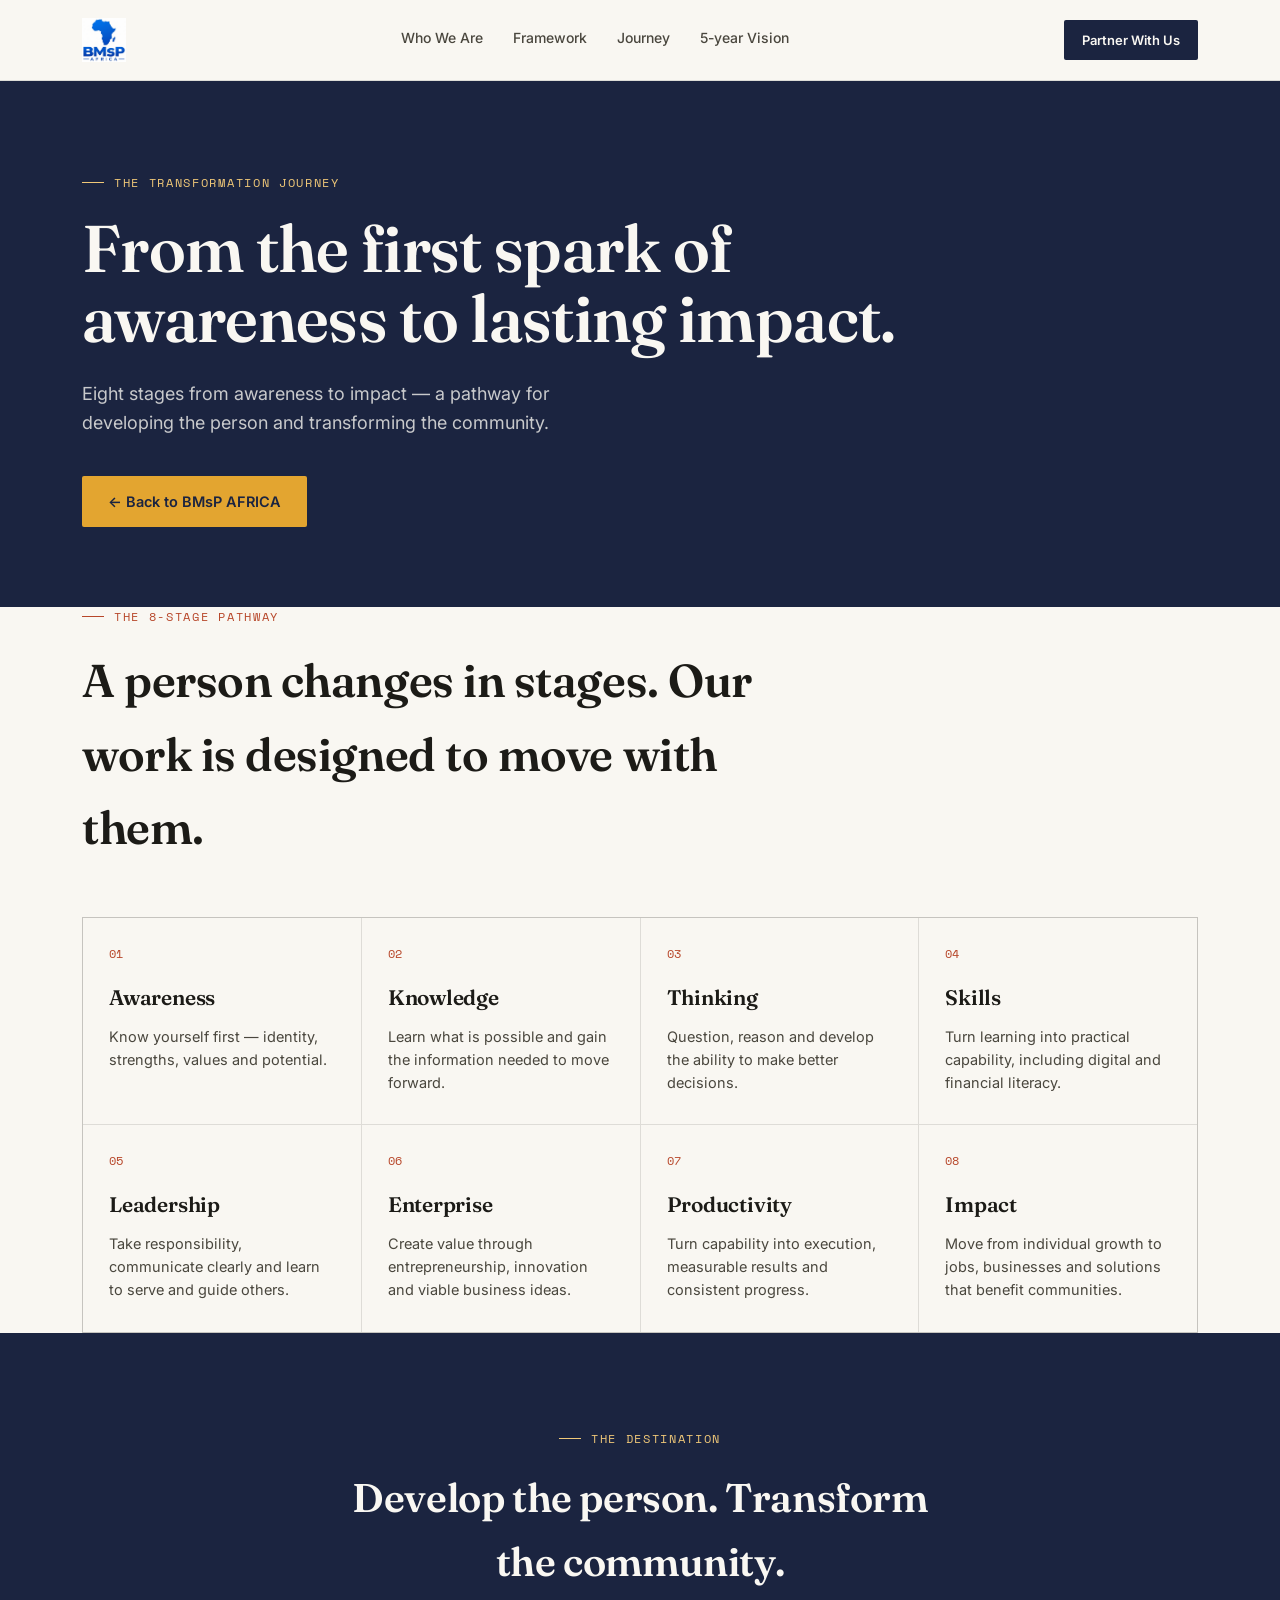
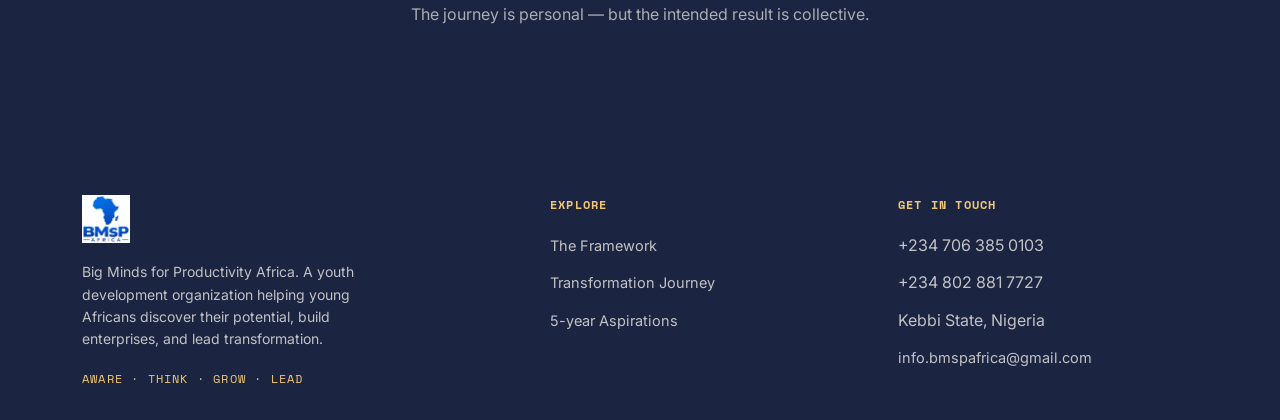
<file: journey.html>
<!DOCTYPE html>
<html lang="en">
<head>
<meta charset="UTF-8">
<meta name="viewport" content="width=device-width, initial-scale=1.0">
<title>The Transformation Journey — BMsP AFRICA</title>
<meta name="description" content="Eight stages from awareness to impact — a pathway for developing the person and transforming the community.">

<meta charset="UTF-8">
<meta name="viewport" content="width=device-width, initial-scale=1.0">
<title>BMsP AFRICA — Unlocking Minds. Building Leaders. Transforming Africa.</title>
<meta name="description" content="BMsP AFRICA (Big Minds for Productivity Africa) is a youth development organization in Kebbi State, Nigeria, helping young Africans discover their potential, build enterprises, and lead transformation across the continent.">
<meta property="og:title" content="BMsP AFRICA — Unlocking Minds. Building Leaders.">
<meta property="og:description" content="A youth development, leadership, entrepreneurship and innovation organization. Aware • Think • Grow • Lead.">
<meta property="og:type" content="website">
<meta name="theme-color" content="#F9F7F2">
<link rel="preconnect" href="https://fonts.googleapis.com">
<link rel="preconnect" href="https://fonts.gstatic.com" crossorigin>
<link href="https://fonts.googleapis.com/css2?family=Fraunces:ital,opsz,wght@0,9..144,300;0,9..144,500;0,9..144,600;0,9..144,700;1,9..144,500&family=Inter:wght@400;500;600;700&family=Space+Mono:wght@400;700&display=swap" rel="stylesheet">
<style>
  :root{
    --paper:#F9F7F2;
    --paper-dim:#F1ECE0;
    --ink:#1C1B17;
    --ink-soft:#4A473E;
    --indigo:#1B2440;
    --indigo-soft:#2B3555;
    --gold:#E3A530;
    --gold-soft:#F0C878;
    --clay:#B7472A;
    --sage:#4B6142;
    --line: rgba(28,27,23,0.12);
    --line-on-dark: rgba(249,247,242,0.18);
    --radius: 2px;
    --maxw: 1180px;
  }

  *{ box-sizing:border-box; }
  html{ scroll-behavior:smooth; }
  body{
    margin:0;
    background:var(--paper);
    color:var(--ink);
    font-family:'Inter', sans-serif;
    font-size:16px;
    line-height:1.6;
    -webkit-font-smoothing:antialiased;
  }
  img{ max-width:100%; display:block; }
  a{ color:inherit; }
  .wrap{ max-width:var(--maxw); margin:0 auto; padding:0 32px; }

  h1,h2,h3{
    font-family:'Fraunces', serif;
    font-weight:600;
    letter-spacing:-0.01em;
    margin:0;
  }
  .eyebrow{
    font-family:'Space Mono', monospace;
    font-size:12px;
    letter-spacing:0.14em;
    text-transform:uppercase;
    color:var(--clay);
    display:flex;
    align-items:center;
    gap:10px;
  }
  .eyebrow::before{
    content:"";
    width:22px; height:1px;
    background:var(--clay);
    display:inline-block;
  }
  .eyebrow.on-dark{ color:var(--gold-soft); }
  .eyebrow.on-dark::before{ background:var(--gold-soft); }

  section{ padding:96px 0; }
  @media (max-width:720px){ section{ padding:64px 0; } }

  /* ---------- NAV ---------- */
  header.site-nav{
    position:sticky; top:0; z-index:50;
    background:rgba(249,247,242,0.92);
    backdrop-filter:blur(8px);
    border-bottom:1px solid var(--line);
  }
  .nav-inner{
    max-width:var(--maxw); margin:0 auto; padding:18px 32px;
    display:flex; align-items:center; justify-content:space-between; gap:24px;
  }
  .logo{
    font-family:'Fraunces', serif; font-weight:700; font-size:19px;
    letter-spacing:0.02em; text-decoration:none; color:var(--ink);
    display:flex; align-items:center; gap:9px;
  }
  .logo .mark{
    width:11px; height:11px; border-radius:50%;
    background:var(--gold);
    box-shadow:0 0 0 3px rgba(227,165,48,0.25);
  }
  nav.links{ display:flex; gap:30px; }
  nav.links a{
    text-decoration:none; font-size:14px; font-weight:500;
    color:var(--ink-soft);
    padding-bottom:2px; border-bottom:1px solid transparent;
    transition:color .15s, border-color .15s;
  }
  nav.links a:hover{ color:var(--ink); border-color:var(--clay); }
  .nav-cta{
    font-size:13px; font-weight:600; text-decoration:none;
    background:var(--indigo); color:var(--paper);
    padding:10px 18px; border-radius:var(--radius);
    white-space:nowrap;
    transition:background .15s;
  }
  .nav-cta:hover{ background:var(--clay); }
  @media (max-width:860px){
    nav.links{ display:none; }
  }

  /* ---------- BUTTONS ---------- */
  .btn{
    display:inline-flex; align-items:center; gap:8px;
    text-decoration:none; font-weight:600; font-size:14.5px;
    padding:14px 26px; border-radius:var(--radius);
    transition:transform .15s, background .15s, color .15s, border-color .15s;
  }
  .btn-primary{ background:var(--gold); color:var(--indigo); }
  .btn-primary:hover{ transform:translateY(-2px); background:var(--gold-soft); }
  .btn-ghost{ border:1px solid var(--line-on-dark); color:var(--paper); }
  .btn-ghost:hover{ transform:translateY(-2px); border-color:var(--gold); color:var(--gold-soft); }
  .btn-outline-dark{ border:1px solid var(--line); color:var(--ink); }
  .btn-outline-dark:hover{ transform:translateY(-2px); border-color:var(--clay); color:var(--clay); }
  .btn-solid-dark{ background:var(--indigo); color:var(--paper); }
  .btn-solid-dark:hover{ transform:translateY(-2px); background:var(--clay); }

  /* ---------- HERO ---------- */
  .hero{
    position:relative;
    background:var(--indigo);
    color:var(--paper);
    overflow:hidden;
    padding:120px 0 100px;
  }
  .hero-rays{
    position:absolute; left:50%; bottom:-40%;
    width:1400px; height:1400px;
    transform:translateX(-50%);
    pointer-events:none;
    opacity:0.55;
  }
  .hero-inner{
    position:relative; z-index:2;
    max-width:760px;
  }
  .hero h1{
    font-size:clamp(38px, 6vw, 66px);
    line-height:1.06;
    margin:22px 0 26px;
    color:var(--paper);
  }
  .hero h1 em{
    font-style:italic; color:var(--gold-soft);
  }
  .hero p.lede{
    font-size:18px; color:rgba(249,247,242,0.78);
    max-width:560px; margin:0 0 38px;
  }
  .hero-ctas{ display:flex; gap:16px; flex-wrap:wrap; }
  .hero-tag{
    margin-top:64px; font-family:'Space Mono', monospace;
    font-size:13px; letter-spacing:0.12em; text-transform:uppercase;
    color:var(--gold-soft); display:flex; gap:14px; flex-wrap:wrap;
  }

  /* ---------- PREMISE ---------- */
  .premise{
    text-align:left; padding-top:88px; padding-bottom:64px;
  }
  .premise blockquote{
    font-family:'Fraunces', serif; font-style:italic; font-weight:500;
    font-size:clamp(26px, 3.6vw, 40px); line-height:1.32;
    margin:26px 0 0; max-width:820px; color:var(--indigo);
  }

  /* ---------- MARQUEE ---------- */
  .marquee-band{
    border-top:1px solid var(--line); border-bottom:1px solid var(--line);
    padding:22px 0; overflow:hidden; background:var(--paper-dim);
  }
  .marquee-track{
    display:flex; width:max-content;
    animation:scroll-left 32s linear infinite;
  }
  .marquee-track span{
    font-family:'Space Mono', monospace; font-size:14px;
    letter-spacing:0.06em; text-transform:uppercase;
    color:var(--ink-soft); padding:0 22px; white-space:nowrap;
  }
  .marquee-track span.dot{ color:var(--clay); }
  @keyframes scroll-left{
    from{ transform:translateX(0); }
    to{ transform:translateX(-50%); }
  }
  @media (prefers-reduced-motion: reduce){
    .marquee-track{ animation:none; }
  }

  /* ---------- JOURNEY STATEMENT ---------- */
  .journey-statement{
    display:grid; grid-template-columns:1fr 1fr; gap:64px; align-items:start;
  }
  @media (max-width:820px){ .journey-statement{ grid-template-columns:1fr; gap:32px; } }
  .journey-statement h2{ font-size:clamp(28px,3.4vw,38px); line-height:1.2; margin-top:18px; }
  .journey-statement p{ color:var(--ink-soft); font-size:16.5px; max-width:46ch; }

  /* ---------- WHAT WE DO ---------- */
  .card-grid{
    display:grid; grid-template-columns:repeat(4,1fr); gap:1px;
    background:var(--line); border:1px solid var(--line); margin-top:48px;
  }
  @media (max-width:900px){ .card-grid{ grid-template-columns:repeat(2,1fr); } }
  @media (max-width:520px){ .card-grid{ grid-template-columns:1fr; } }
  .do-card{ background:var(--paper); padding:34px 28px; }
  .do-card .num{ font-family:'Space Mono', monospace; font-size:12px; color:var(--clay); }
  .do-card h3{ font-size:21px; margin:18px 0 10px; }
  .do-card p{ color:var(--ink-soft); font-size:14.5px; margin:0; }

  /* ---------- FRAMEWORK (dark band) ---------- */
  .framework{ background:var(--indigo); color:var(--paper); }
  .framework .eyebrow{ color:var(--gold-soft); }
  .framework .eyebrow::before{ background:var(--gold-soft); }
  .framework h2{ color:var(--paper); font-size:clamp(28px,3.4vw,38px); margin-top:18px; max-width:640px; }
  .framework-link{ margin-top:22px; }

  .steps-row{
    margin-top:64px; display:grid; grid-template-columns:repeat(4,1fr);
    gap:28px; position:relative;
  }
  @media (max-width:860px){ .steps-row{ grid-template-columns:1fr 1fr; } }
  @media (max-width:520px){ .steps-row{ grid-template-columns:1fr; } }
  .step{
    border-top:2px solid rgba(249,247,242,0.22);
    padding-top:22px;
    transform:translateY(0);
  }
  .step:nth-child(1){ transform:translateY(26px); }
  .step:nth-child(2){ transform:translateY(10px); }
  .step:nth-child(3){ transform:translateY(-6px); }
  .step:nth-child(4){ transform:translateY(-22px); border-top-color:var(--gold); }
  @media (max-width:860px){ .step{ transform:none !important; } }
  .step .step-num{ font-family:'Space Mono', monospace; font-size:13px; color:var(--gold-soft); }
  .step h3{ font-family:'Fraunces', serif; font-size:22px; margin:14px 0 4px; color:var(--paper); }
  .step .q{ font-style:italic; color:rgba(249,247,242,0.6); font-size:14px; margin-bottom:10px; }
  .step p.desc{ color:rgba(249,247,242,0.68); font-size:14px; margin:0; }

  /* ---------- TRANSFORMATION STAGES ---------- */
  .stages-head{ display:flex; justify-content:space-between; align-items:flex-end; gap:24px; flex-wrap:wrap; }
  .stages-head p{ color:var(--ink-soft); max-width:44ch; margin:18px 0 0; }
  .stages-row{
    margin-top:60px; display:flex; gap:0; align-items:flex-end;
    overflow-x:auto; padding-bottom:8px;
  }
  .stage{
    flex:1 1 0; min-width:110px; text-align:left; position:relative;
    padding:0 10px 0 0;
  }
  .stage .stem{
    width:100%; height:3px; background:var(--line); position:relative; margin-bottom:16px;
  }
  .stage .stem::after{
    content:""; position:absolute; left:0; top:-4px;
    width:11px; height:11px; border-radius:50%;
    background:var(--gold); border:2px solid var(--paper); box-shadow:0 0 0 1px var(--gold);
  }
  .stage:nth-child(8) .stem::after{ background:var(--clay); box-shadow:0 0 0 1px var(--clay); }
  .stage .snum{ font-family:'Space Mono', monospace; font-size:11px; color:var(--clay); }
  .stage h4{ font-family:'Fraunces', serif; font-size:17px; margin:6px 0 4px; }
  .stage p{ font-size:12.5px; color:var(--ink-soft); margin:0; line-height:1.4; }
  .stage:nth-child(1){ margin-bottom:0; }
  .stage:nth-child(2){ margin-bottom:8px; }
  .stage:nth-child(3){ margin-bottom:16px; }
  .stage:nth-child(4){ margin-bottom:24px; }
  .stage:nth-child(5){ margin-bottom:32px; }
  .stage:nth-child(6){ margin-bottom:40px; }
  .stage:nth-child(7){ margin-bottom:48px; }
  .stage:nth-child(8){ margin-bottom:56px; }
  @media (max-width:900px){
    .stages-row{ flex-wrap:wrap; }
    .stage{ flex:1 1 22%; margin-bottom:0 !important; }
  }
  .stages-foot{
    display:flex; justify-content:space-between; margin-top:8px;
    font-family:'Space Mono', monospace; font-size:12px; letter-spacing:0.08em;
    text-transform:uppercase; color:var(--ink-soft); flex-wrap:wrap; gap:8px;
  }

  /* ---------- BUILT FOR ---------- */
  .built-for{ background:var(--paper-dim); }
  .built-inner{
    display:grid; grid-template-columns:1.1fr 0.9fr; gap:56px; align-items:center;
  }
  @media (max-width:860px){ .built-inner{ grid-template-columns:1fr; } }
  .built-for h2{ font-size:clamp(28px,3.4vw,38px); line-height:1.18; margin-top:18px; }
  .built-for p{ color:var(--ink-soft); font-size:16px; margin-top:18px; max-width:52ch; }
  .built-ctas{ display:flex; gap:16px; margin-top:30px; flex-wrap:wrap; }
  .audience-list{ display:flex; flex-direction:column; gap:0; }
  .audience-list div{
    padding:20px 0; border-bottom:1px solid var(--line);
    font-family:'Fraunces', serif; font-size:20px;
  }
  .audience-list div:first-child{ border-top:1px solid var(--line); }
  .audience-list span{
    font-family:'Space Mono', monospace; font-size:12px; color:var(--clay);
    display:block; margin-bottom:4px; text-transform:uppercase; letter-spacing:0.08em;
  }

  /* ---------- ASPIRATIONS ---------- */
  .aspirations{ background:var(--indigo); color:var(--paper); text-align:center; }
  .aspirations .eyebrow{ justify-content:center; color:var(--gold-soft); }
  .aspirations .eyebrow::before{ background:var(--gold-soft); }
  .aspirations h2{ color:var(--paper); font-size:clamp(28px,3.6vw,40px); margin:18px auto 8px; max-width:640px; }
  .aspirations > .wrap > p{ color:rgba(249,247,242,0.65); max-width:52ch; margin:0 auto; }
  .goal-grid{
    margin-top:60px; display:grid; grid-template-columns:repeat(3,1fr); gap:1px;
    background:rgba(249,247,242,0.16);
  }
  @media (max-width:720px){ .goal-grid{ grid-template-columns:1fr; } }
  .goal{ background:var(--indigo); padding:44px 24px; }
  .goal .glabel{ font-family:'Space Mono', monospace; font-size:12px; letter-spacing:0.1em; text-transform:uppercase; color:var(--gold-soft); }
  .goal .gnum{ font-family:'Fraunces', serif; font-size:clamp(40px,5vw,56px); color:var(--gold); margin:10px 0 6px; }
  .goal .gdesc{ color:rgba(249,247,242,0.7); font-size:14px; }
  .aspirations-link{ margin-top:44px; }

  /* ---------- CONTACT ---------- */
  .contact-inner{
    display:grid; grid-template-columns:1fr 1fr; gap:64px;
  }
  @media (max-width:820px){ .contact-inner{ grid-template-columns:1fr; gap:40px; } }
  .contact-inner h2{ font-size:clamp(28px,3.4vw,38px); margin-top:18px; }
  .contact-inner p.intro{ color:var(--ink-soft); margin-top:16px; max-width:44ch; }
  .contact-list{ list-style:none; margin:0; padding:0; }
  .contact-list li{
    padding:22px 0; border-bottom:1px solid var(--line);
    display:flex; justify-content:space-between; gap:16px; flex-wrap:wrap;
  }
  .contact-list li:first-child{ border-top:1px solid var(--line); }
  .contact-list .clabel{
    font-family:'Space Mono', monospace; font-size:12px; text-transform:uppercase;
    letter-spacing:0.08em; color:var(--clay);
  }
  .contact-list .cval{ font-family:'Fraunces', serif; font-size:19px; }
  .contact-note{
    margin-top:26px; font-size:13px; color:var(--ink-soft); border-left:2px solid var(--gold);
    padding-left:14px;
  }

  /* ---------- FOOTER ---------- */
  footer{ background:var(--indigo); color:rgba(249,247,242,0.75); padding:72px 0 32px; }
  .footer-grid{
    display:grid; grid-template-columns:1.4fr 1fr 1fr; gap:48px;
  }
  @media (max-width:720px){ .footer-grid{ grid-template-columns:1fr; gap:32px; } }
  .footer-grid h4{
    font-family:'Space Mono', monospace; font-size:12px; text-transform:uppercase;
    letter-spacing:0.1em; color:var(--gold-soft); margin:0 0 18px;
  }
  .footer-logo{
    font-family:'Fraunces', serif; font-weight:700; font-size:20px; color:var(--paper);
    display:flex; align-items:center; gap:9px; margin-bottom:14px;
  }
  .footer-logo .mark{ width:11px; height:11px; border-radius:50%; background:var(--gold); }
  .footer-grid p{ font-size:14px; line-height:1.6; max-width:36ch; }
  .footer-tag{ margin-top:18px; font-family:'Space Mono', monospace; font-size:12px; letter-spacing:0.1em; text-transform:uppercase; color:var(--gold-soft); }
  .footer-grid ul{ list-style:none; margin:0; padding:0; display:flex; flex-direction:column; gap:12px; }
  .footer-grid ul a{ text-decoration:none; font-size:14.5px; color:rgba(249,247,242,0.75); transition:color .15s; }
  .footer-grid ul a:hover{ color:var(--gold-soft); }
  .footer-bottom{
    margin-top:64px; padding-top:24px; border-top:1px solid var(--line-on-dark);
    display:flex; justify-content:space-between; gap:16px; flex-wrap:wrap;
    font-size:12.5px; color:rgba(249,247,242,0.5);
  }
  .footer-bottom .reg-note{ max-width:58ch; }


  /* ---------- REAL BRAND LOGO ---------- */
  .brand-logo{display:block;width:190px;height:54px;text-decoration:none;overflow:hidden}
  .brand-logo img{width:100%;height:100%;object-fit:contain;object-position:left center}
  .footer-logo{width:250px;max-width:100%;margin-bottom:18px}
  .footer-logo img{width:100%;height:auto;max-height:90px;object-fit:contain;object-position:left center}

  /* ---------- FRAMEWORK TEASER ---------- */
  .framework-teaser{display:grid;grid-template-columns:1fr .85fr;gap:72px;align-items:center}
  .framework-copy p{color:rgba(249,247,242,.68);max-width:50ch;margin:18px 0 0}
  .framework-copy .framework-link{margin-top:28px}
  .framework-preview{height:330px;position:relative;display:grid;place-items:center}
  .preview-orbit{position:absolute;border:1px solid rgba(240,200,120,.3);border-radius:50%}
  .orbit-one{width:260px;height:260px}.orbit-two{width:180px;height:180px;border-color:rgba(183,71,42,.45)}
  .preview-core{width:112px;height:112px;border-radius:50%;background:var(--gold);color:var(--indigo);display:grid;place-content:center;text-align:center;font-family:'Fraunces',serif;font-size:19px;line-height:1.05;box-shadow:0 0 0 14px rgba(227,165,48,.08),0 20px 50px rgba(0,0,0,.3);z-index:2}
  .preview-core span{font-family:'Space Mono',monospace;font-size:14px}
  .preview-node{position:absolute;z-index:3;display:flex;flex-direction:column;gap:3px;font-family:'Space Mono',monospace;font-size:10px;text-transform:uppercase;letter-spacing:.08em;color:var(--paper)}
  .preview-node b{color:var(--gold-soft);font-size:11px}.n1{top:24px;left:12%}.n2{top:92px;right:4%}.n3{bottom:36px;right:15%}.n4{bottom:70px;left:4%}

  /* ---------- CREATIVE JOURNEY ---------- */
  .journey-section{padding-top:90px;padding-bottom:96px}
  .journey-intro{display:grid;grid-template-columns:1.15fr .85fr;gap:60px;align-items:end}
  .journey-intro h2{font-size:clamp(30px,4vw,46px);line-height:1.08;margin-top:18px;max-width:680px}
  .journey-intro p{color:var(--ink-soft);max-width:44ch;margin:0}
  .journey-map{position:relative;margin-top:76px;display:grid;grid-template-columns:repeat(8,1fr);gap:12px;padding:0 0 28px}
  .journey-line{position:absolute;left:3%;right:3%;top:26px;height:2px;background:linear-gradient(90deg,var(--gold),var(--clay));opacity:.45}
  .journey-stage{position:relative;z-index:2;padding-top:0}
  .stage-pin{width:54px;height:54px;display:grid;place-items:center;border-radius:50%;border:1px solid var(--line);background:var(--paper);color:var(--clay);font-family:'Space Mono',monospace;font-size:11px;margin-bottom:18px;box-shadow:0 8px 24px rgba(28,27,23,.07)}
  .journey-stage.featured .stage-pin,.journey-stage.final .stage-pin{background:var(--indigo);color:var(--gold-soft);border-color:var(--indigo)}
  .journey-stage small{font-family:'Space Mono',monospace;font-size:9px;letter-spacing:.07em;color:var(--clay);line-height:1.3}
  .journey-stage h3{font-size:20px;margin:7px 0 5px}.journey-stage p{font-size:12px;color:var(--ink-soft);line-height:1.4;margin:0}
  .journey-foot{border-top:1px solid var(--line);margin-top:18px;padding-top:18px;display:flex;justify-content:space-between;font-family:'Space Mono',monospace;text-transform:uppercase;letter-spacing:.08em;font-size:11px;color:var(--ink-soft)}
  .journey-foot strong{color:var(--clay);font-size:18px}

  /* ---------- CREATIVE 5-year HORIZON ---------- */
  .aspiration-hero{display:grid;grid-template-columns:1.1fr .9fr;gap:60px;align-items:center;text-align:left;margin-top:30px}
  .aspiration-hero h2{text-align:left;font-size:clamp(38px,5.4vw,68px);line-height:.98;max-width:720px;margin:0}
  .aspiration-hero h2 em{color:var(--gold-soft);font-style:italic}
  .aspiration-hero p{text-align:left;max-width:55ch;color:rgba(249,247,242,.68);margin:24px 0 0}
  .horizon{height:250px;position:relative;overflow:hidden;border-bottom:1px solid rgba(249,247,242,.25);background:radial-gradient(circle at 55% 58%,rgba(227,165,48,.12),transparent 35%)}
  .sun{width:112px;height:112px;border-radius:50%;background:var(--gold);position:absolute;left:50%;top:52px;transform:translateX(-50%);box-shadow:0 0 0 18px rgba(227,165,48,.08),0 0 90px rgba(227,165,48,.16)}
  .horizon-line{position:absolute;left:-5%;right:-5%;bottom:38px;height:1px;background:linear-gradient(90deg,transparent,rgba(249,247,242,.5),transparent);transform:skewY(-5deg)}
  .horizon-label{position:absolute;right:6%;bottom:6px;font-family:'Space Mono',monospace;font-size:11px;letter-spacing:.18em;color:var(--gold-soft)}
  .aspiration-statement{margin:44px auto 0;max-width:820px;border-top:1px solid rgba(249,247,242,.18);border-bottom:1px solid rgba(249,247,242,.18);padding:22px 0;display:flex;align-items:center;justify-content:center;gap:20px;flex-wrap:wrap}
  .aspiration-statement span{font-family:'Space Mono',monospace;font-size:10px;text-transform:uppercase;letter-spacing:.12em;color:var(--gold-soft)}
  .aspiration-statement p{margin:0;color:var(--paper);font-family:'Fraunces',serif;font-size:20px}
  .goal{transition:transform .25s ease,background .25s ease}.goal:hover{transform:translateY(-6px);background:var(--indigo-soft)}
  .goal-feature{border-top:2px solid var(--gold)}.goal .gnum{letter-spacing:-.04em}.goal .gdesc{max-width:28ch;margin:0 auto}
  @media(max-width:820px){.framework-teaser{grid-template-columns:1fr;gap:30px}.framework-preview{height:280px}.journey-intro,.aspiration-hero{grid-template-columns:1fr;gap:24px}.journey-map{grid-template-columns:repeat(2,1fr);row-gap:42px}.journey-line{display:none}.horizon{height:190px}}
  @media(max-width:1050px) and (min-width:821px){.journey-map{grid-template-columns:repeat(4,1fr);row-gap:42px}.journey-line{display:none}}

  :focus-visible{ outline:2px solid var(--gold); outline-offset:3px; }

  /* ---------- HERO MEDIA ---------- */
  .hero-grid{
    position:relative; z-index:2;
    display:grid; grid-template-columns:1.05fr 0.95fr; gap:56px; align-items:center;
  }
  @media (max-width:900px){ .hero-grid{ grid-template-columns:1fr; gap:36px; } }
  .hero-copy{ max-width:640px; }
  .hero-media{ position:relative; height:460px; }
  @media (max-width:900px){ .hero-media{ height:300px; order:-1; } }
  .hero-media img{
    position:absolute; display:block; object-fit:cover;
    border-radius:var(--radius); box-shadow:0 40px 70px -24px rgba(0,0,0,0.6);
  }
  .hero-media .img-main{ width:80%; height:84%; top:0; right:0; }
  .hero-media .img-accent{
    width:48%; height:44%; bottom:0; left:0;
    border:6px solid var(--indigo);
  }
  .hero-media .media-tag{
    position:absolute; left:14px; bottom:-14px; z-index:3;
    background:var(--gold); color:var(--indigo);
    font-family:'Space Mono', monospace; font-size:11px; letter-spacing:0.08em;
    text-transform:uppercase; padding:8px 12px; border-radius:var(--radius);
  }
  @media (max-width:900px){ .hero-media .media-tag{ display:none; } }

  /* ---------- FEATURE PHOTO (full bleed) ---------- */
  .feature-photo{
    position:relative; width:100%; height:52vh; min-height:340px; max-height:540px;
    overflow:hidden; margin-top:88px;
  }
  @media (max-width:720px){ .feature-photo{ margin-top:56px; height:280px; } }
  .feature-photo img{ width:100%; height:100%; object-fit:cover; display:block; }
  .feature-photo .fp-caption{
    position:absolute; left:0; right:0; bottom:0;
    background:linear-gradient(to top, rgba(10,10,10,0.72), transparent);
    padding:36px 32px 26px; color:var(--paper);
  }
  .feature-photo .fp-caption .wrap{ padding:0; max-width:var(--maxw); margin:0 auto; }
  .feature-photo .fp-caption p{
    font-family:'Fraunces', serif; font-style:italic; font-size:clamp(18px,2.2vw,24px);
    max-width:640px; margin:0;
  }

  /* ---------- PHOTO BAND ---------- */
  .photo-band{ background:var(--paper-dim); }
  .photo-grid{
    margin-top:48px; display:grid; grid-template-columns:repeat(3,1fr); gap:20px;
  }
  @media (max-width:820px){ .photo-grid{ grid-template-columns:1fr; } }
  .photo-grid figure{
    margin:0; position:relative; overflow:hidden; border-radius:var(--radius);
    aspect-ratio:4/5;
  }
  .photo-grid img{
    width:100%; height:100%; object-fit:cover; display:block;
    transition:transform .5s ease;
  }
  .photo-grid figure:hover img{ transform:scale(1.05); }
  .photo-grid figcaption{
    position:absolute; left:0; right:0; bottom:0;
    padding:20px 20px 18px;
    background:linear-gradient(to top, rgba(10,10,10,0.78), transparent 70%);
    color:var(--paper);
  }
  .photo-grid figcaption span{
    display:block; font-family:'Space Mono', monospace; font-size:11px;
    letter-spacing:0.1em; text-transform:uppercase; color:var(--gold-soft);
    margin-bottom:4px;
  }
  .photo-grid figcaption strong{ font-family:'Fraunces', serif; font-weight:600; font-size:17px; }

  /* ---------- JOURNEY PHOTO ---------- */
  .journey-photo{
    width:100%; aspect-ratio:4/3; object-fit:cover; border-radius:var(--radius);
    margin-bottom:24px;
  }

  /* ---------- DO-CARD THUMBS ---------- */
  .do-card{ padding:0; }
  .do-card .thumb{ width:100%; aspect-ratio:4/3; overflow:hidden; }
  .do-card .thumb img{
    width:100%; height:100%; object-fit:cover; display:block;
    filter:grayscale(35%); transition:filter .35s ease;
  }
  .do-card:hover .thumb img{ filter:grayscale(0%); }
  .do-card .body{ padding:26px 26px 30px; }

  /* ---------- BUILT-FOR MEDIA ---------- */
  .built-media img{
    width:100%; aspect-ratio:16/11; object-fit:cover; border-radius:var(--radius);
    margin-bottom:28px;
  }

  /* ---------- DEEP-DIVE LINKS ---------- */
  .deep-dive-link{
    display:inline-flex; align-items:center; gap:9px;
    margin-top:20px; text-decoration:none;
    font-family:'Space Mono',monospace; font-size:11px;
    letter-spacing:.08em; text-transform:uppercase;
    color:var(--gold-soft); border-bottom:1px solid rgba(249,247,242,.3);
    padding-bottom:6px; transition:gap .2s,border-color .2s;
  }
  .deep-dive-link:hover{ gap:14px; border-color:var(--gold); }
  .journey-deep-link,.aspiration-deep-link{
    display:inline-flex; align-items:center; gap:9px;
    margin-top:26px; text-decoration:none;
    font-family:'Space Mono',monospace; font-size:11px;
    letter-spacing:.08em; text-transform:uppercase;
    color:var(--clay); border-bottom:1px solid var(--line);
    padding-bottom:6px; transition:gap .2s,border-color .2s;
  }
  .journey-deep-link:hover,.aspiration-deep-link:hover{ gap:14px; border-color:var(--clay); }
  .framework .steps-row{ pointer-events:none; }
  .framework .steps-row .step{ opacity:.92; }
  .section-preview{ cursor:pointer; }

</style>

</head>
<body>
<header class="site-nav">
  <div class="nav-inner">
    <a class="logo" href="index.html"><img src="bmsp-logo.png" alt="BMsP AFRICA" style="height:44px;width:auto;"></a>
    <nav class="links">
      <a href="index.html#who-we-are">Who We Are</a>
      <a href="framework.html">Framework</a>
      <a href="journey.html">Journey</a>
      <a href="aspirations.html">5-year Vision</a>
    </nav>
    <a class="nav-cta" href="index.html#contact">Partner With Us</a>
  </div>
</header>
<main>
  <section class="hero" style="padding:92px 0 80px;">
    <div class="wrap">
      <div class="eyebrow on-dark">The Transformation Journey</div>
      <h1 style="max-width:850px;">From the first spark of awareness to lasting impact.</h1>
      <p class="lede">Eight stages from awareness to impact — a pathway for developing the person and transforming the community.</p>
      <a class="btn btn-primary" href="index.html">← Back to BMsP AFRICA</a>
    </div>
  </section>
  
<section class="wrap">
  <div class="eyebrow">The 8-stage pathway</div>
  <h2 style="font-size:clamp(30px,4vw,46px); margin-top:18px; max-width:760px;">A person changes in stages. Our work is designed to move with them.</h2>
  <div class="card-grid" style="margin-top:52px;">
    <div class="do-card"><div class="body"><div class="num">01</div><h3>Awareness</h3><p>Know yourself first — identity, strengths, values and potential.</p></div></div>
    <div class="do-card"><div class="body"><div class="num">02</div><h3>Knowledge</h3><p>Learn what is possible and gain the information needed to move forward.</p></div></div>
    <div class="do-card"><div class="body"><div class="num">03</div><h3>Thinking</h3><p>Question, reason and develop the ability to make better decisions.</p></div></div>
    <div class="do-card"><div class="body"><div class="num">04</div><h3>Skills</h3><p>Turn learning into practical capability, including digital and financial literacy.</p></div></div>
    <div class="do-card"><div class="body"><div class="num">05</div><h3>Leadership</h3><p>Take responsibility, communicate clearly and learn to serve and guide others.</p></div></div>
    <div class="do-card"><div class="body"><div class="num">06</div><h3>Enterprise</h3><p>Create value through entrepreneurship, innovation and viable business ideas.</p></div></div>
    <div class="do-card"><div class="body"><div class="num">07</div><h3>Productivity</h3><p>Turn capability into execution, measurable results and consistent progress.</p></div></div>
    <div class="do-card"><div class="body"><div class="num">08</div><h3>Impact</h3><p>Move from individual growth to jobs, businesses and solutions that benefit communities.</p></div></div>
  </div>
</section>
<section class="aspirations">
  <div class="wrap">
    <div class="eyebrow">The destination</div>
    <h2>Develop the person. Transform the community.</h2>
    <p>The journey is personal — but the intended result is collective.</p>
  </div>
</section>

</main>
<footer>
  <div class="wrap">
    <div class="footer-grid">
      <div>
        <div class="footer-logo"><img src="bmsp-logo.png" alt="BMsP AFRICA" style="height:48px;width:auto;"></div>
        <p>Big Minds for Productivity Africa. A youth development organization helping young Africans discover their potential, build enterprises, and lead transformation.</p>
        <div class="footer-tag">Aware · Think · Grow · Lead</div>
      </div>
      <div>
        <h4>Explore</h4>
        <ul>
          <li><a href="framework.html">The Framework</a></li>
          <li><a href="journey.html">Transformation Journey</a></li>
          <li><a href="aspirations.html">5-year Aspirations</a></li>
        </ul>
      </div>
      <div>
        <h4>Get in Touch</h4>
        <ul>
          <li>+234 706 385 0103</li>
          <li>+234 802 881 7727</li>
          <li>Kebbi State, Nigeria</li>
          <li><a href="mailto:info.bmspafrica@gmail.com">info.bmspafrica@gmail.com</a></li>
        </ul>
      </div>
    </div>
  </div>
</footer>
</body>
</html>
</file>
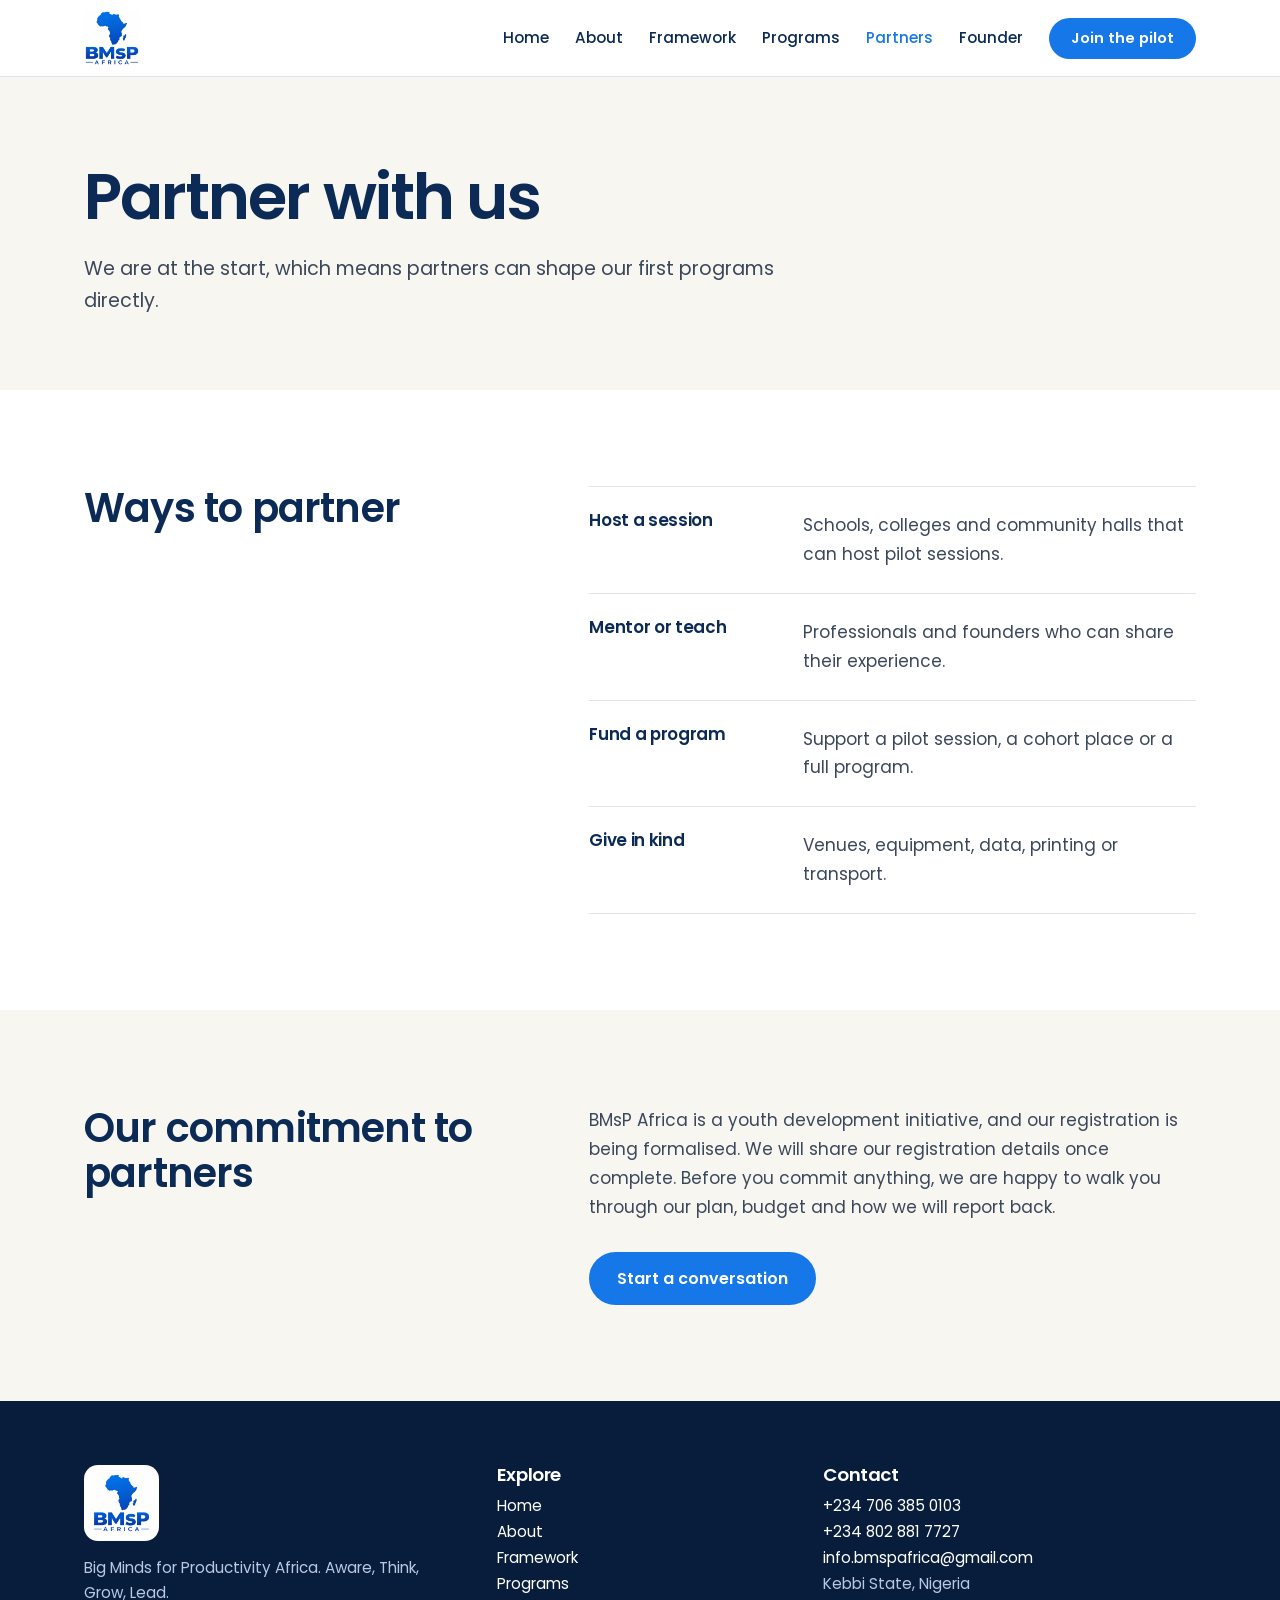
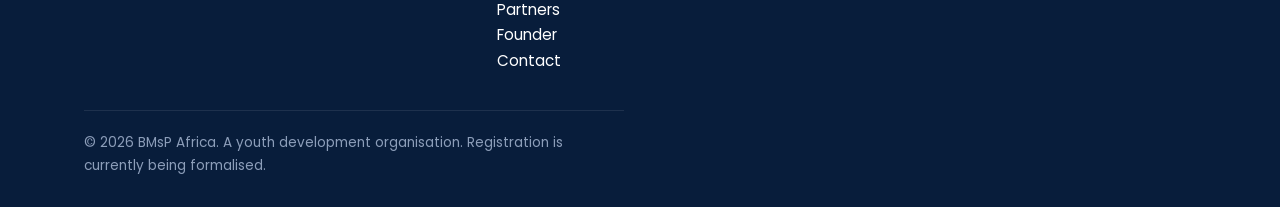
<file: partners.html>
<!doctype html><html lang="en"><head><meta charset="utf-8"><meta name="viewport" content="width=device-width,initial-scale=1"><title>Partner With Us | BMsP Africa</title><meta name="description" content="Host, mentor, fund or co-design BMsP Africa's first youth programs in Kebbi State."><meta property="og:title" content="Partner With Us | BMsP Africa"><meta property="og:description" content="Host, mentor, fund or co-design BMsP Africa's first youth programs in Kebbi State."><meta property="og:image" content="https://bmsp.com.ng/og-image.png"><link rel="icon" href="bmsp-logo.png"><link rel="preconnect" href="https://fonts.googleapis.com"><link rel="preconnect" href="https://fonts.gstatic.com" crossorigin><link href="https://fonts.googleapis.com/css2?family=Poppins:wght@400;500;600&display=swap" rel="stylesheet"><link rel="stylesheet" href="style.css"></head><body><header id="hd"></header><main>
<section class="head"><div class="w"><h1>Partner with us</h1><p>We are at the start, which means partners can shape our first programs directly.</p></div></section>
<section><div class="w split"><h2>Ways to partner</h2><div class="list"><div><h3>Host a session</h3><p>Schools, colleges and community halls that can host pilot sessions.</p></div><div><h3>Mentor or teach</h3><p>Professionals and founders who can share their experience.</p></div><div><h3>Fund a program</h3><p>Support a pilot session, a cohort place or a full program.</p></div><div><h3>Give in kind</h3><p>Venues, equipment, data, printing or transport.</p></div></div></div></section>
<section class="alt"><div class="w split"><h2>Our commitment to partners</h2><div><p>BMsP Africa is a youth development initiative, and our registration is being formalised. We will share our registration details once complete. Before you commit anything, we are happy to walk you through our plan, budget and how we will report back.</p><div class="row"><a class="btn" href="contact.html">Start a conversation</a></div></div></div></section>
</main><footer id="ft"></footer><script src="site.js"></script></body></html>
</file>
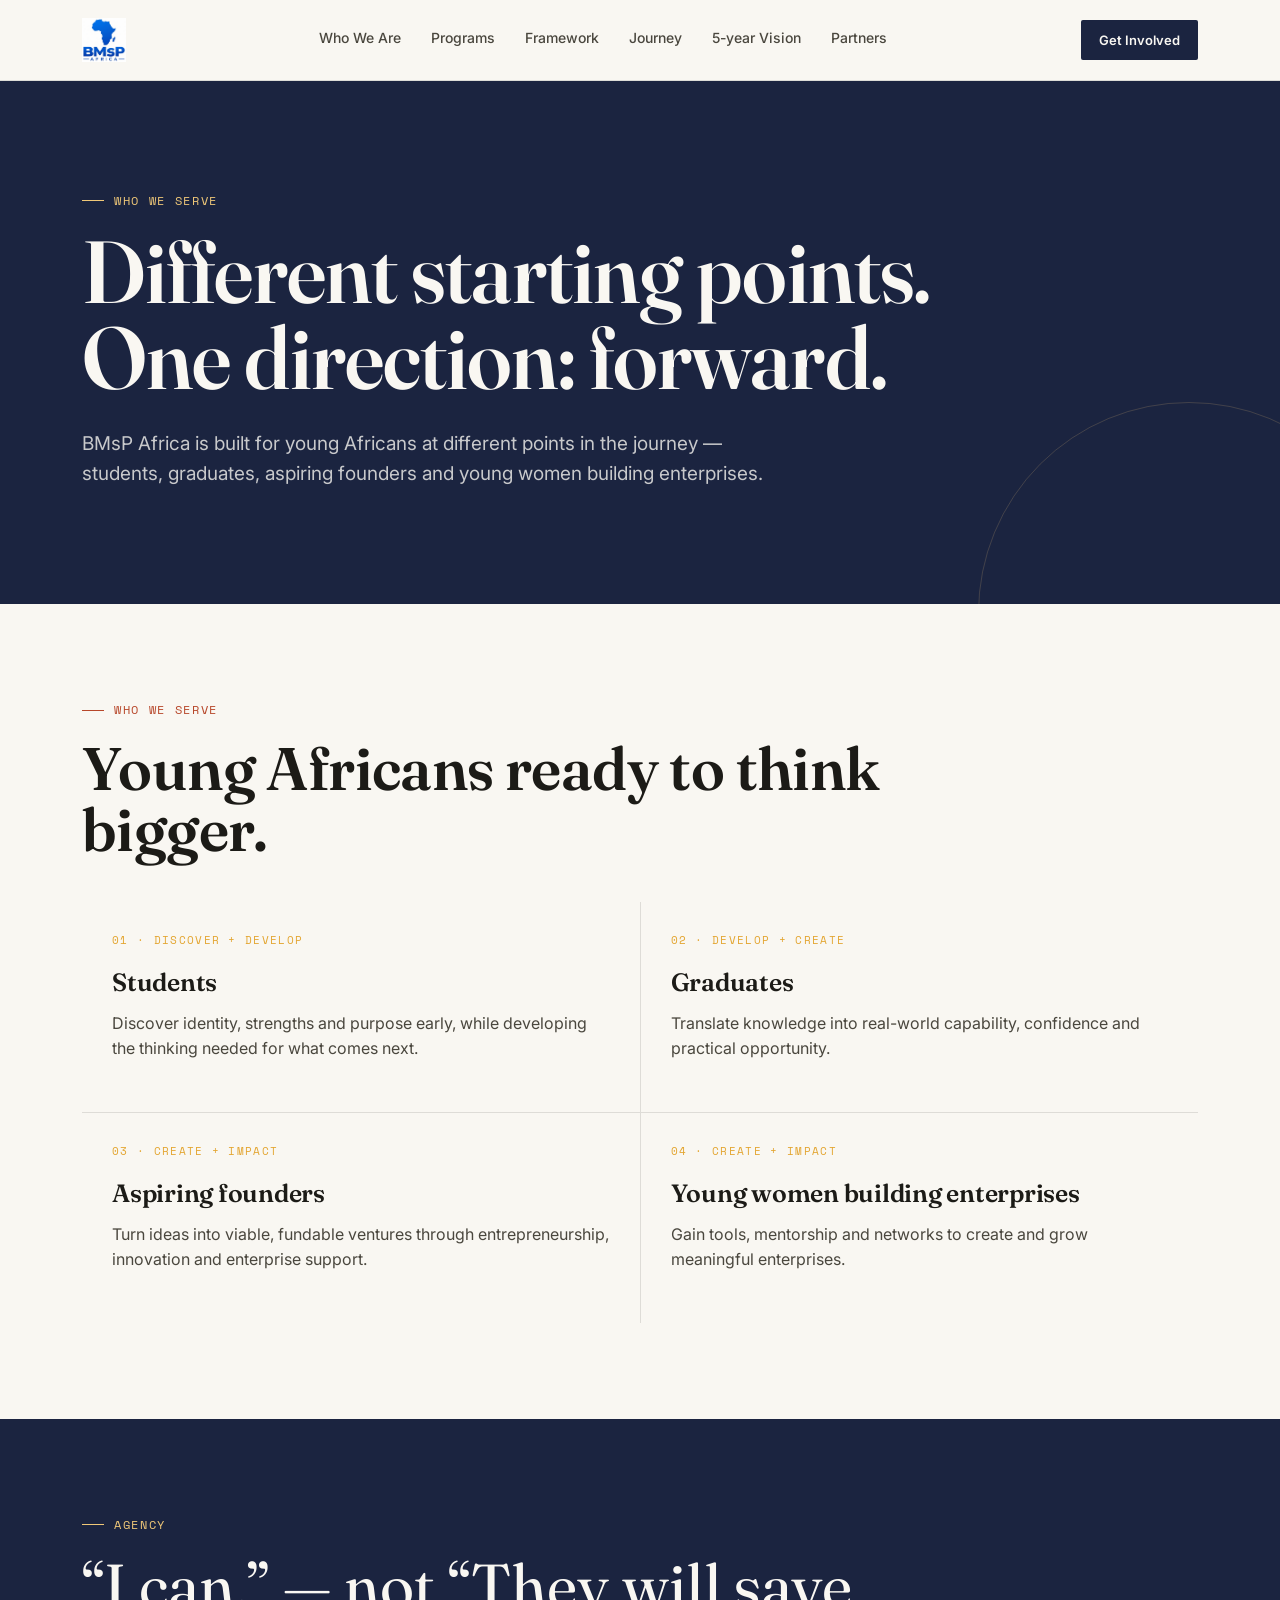
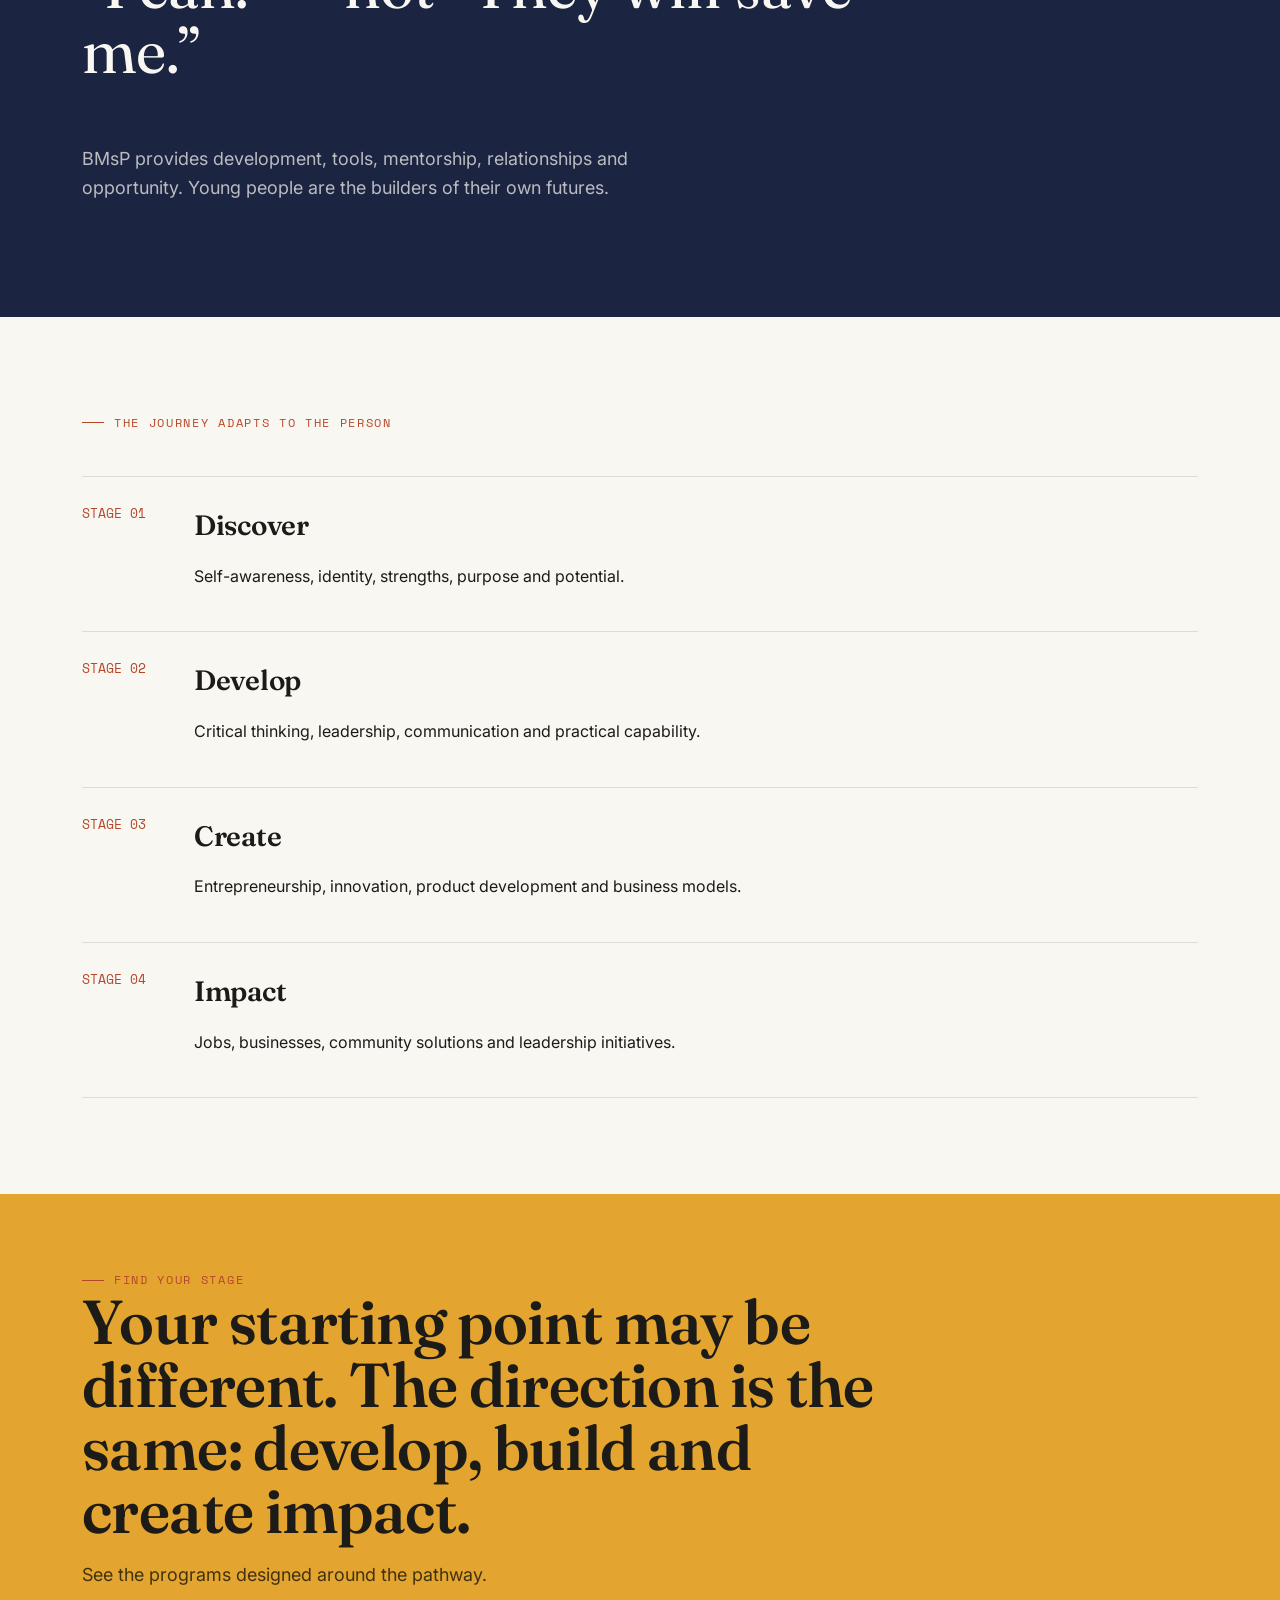
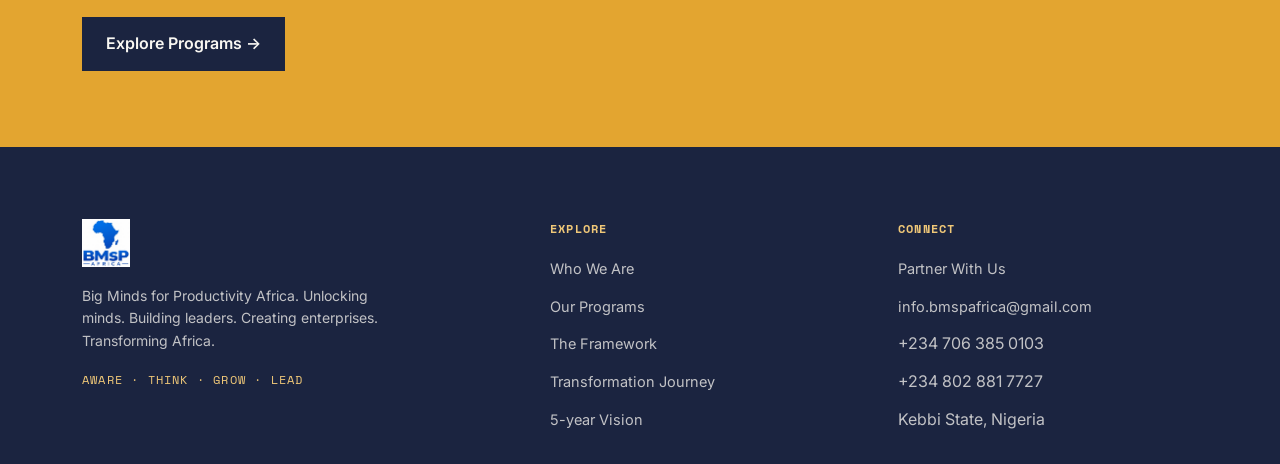
<file: people.html>
<!DOCTYPE html><html lang="en"><head><meta charset="UTF-8"><meta name="viewport" content="width=device-width, initial-scale=1.0"><title>Who We Serve — BMsP AFRICA</title><meta name="description" content="See who BMsP Africa is designed for and how different young people enter the transformation pathway."><link rel="preconnect" href="https://fonts.googleapis.com"><link rel="preconnect" href="https://fonts.gstatic.com" crossorigin><link href="https://fonts.googleapis.com/css2?family=Fraunces:ital,opsz,wght@0,9..144,300;0,9..144,500;0,9..144,600;0,9..144,700;1,9..144,500&family=Inter:wght@400;500;600;700&family=Space+Mono:wght@400;700&display=swap" rel="stylesheet"><style>
  :root{
    --paper:#F9F7F2;
    --paper-dim:#F1ECE0;
    --ink:#1C1B17;
    --ink-soft:#4A473E;
    --indigo:#1B2440;
    --indigo-soft:#2B3555;
    --gold:#E3A530;
    --gold-soft:#F0C878;
    --clay:#B7472A;
    --sage:#4B6142;
    --line: rgba(28,27,23,0.12);
    --line-on-dark: rgba(249,247,242,0.18);
    --radius: 2px;
    --maxw: 1180px;
  }

  *{ box-sizing:border-box; }
  html{ scroll-behavior:smooth; }
  body{
    margin:0;
    background:var(--paper);
    color:var(--ink);
    font-family:'Inter', sans-serif;
    font-size:16px;
    line-height:1.6;
    -webkit-font-smoothing:antialiased;
  }
  img{ max-width:100%; display:block; }
  a{ color:inherit; }
  .wrap{ max-width:var(--maxw); margin:0 auto; padding:0 32px; }

  h1,h2,h3{
    font-family:'Fraunces', serif;
    font-weight:600;
    letter-spacing:-0.01em;
    margin:0;
  }
  .eyebrow{
    font-family:'Space Mono', monospace;
    font-size:12px;
    letter-spacing:0.14em;
    text-transform:uppercase;
    color:var(--clay);
    display:flex;
    align-items:center;
    gap:10px;
  }
  .eyebrow::before{
    content:"";
    width:22px; height:1px;
    background:var(--clay);
    display:inline-block;
  }
  .eyebrow.on-dark{ color:var(--gold-soft); }
  .eyebrow.on-dark::before{ background:var(--gold-soft); }

  section{ padding:96px 0; }
  @media (max-width:720px){ section{ padding:64px 0; } }

  /* ---------- NAV ---------- */
  header.site-nav{
    position:sticky; top:0; z-index:50;
    background:rgba(249,247,242,0.92);
    backdrop-filter:blur(8px);
    border-bottom:1px solid var(--line);
  }
  .nav-inner{
    max-width:var(--maxw); margin:0 auto; padding:18px 32px;
    display:flex; align-items:center; justify-content:space-between; gap:24px;
  }
  .logo{
    font-family:'Fraunces', serif; font-weight:700; font-size:19px;
    letter-spacing:0.02em; text-decoration:none; color:var(--ink);
    display:flex; align-items:center; gap:9px;
  }
  .logo .mark{
    width:11px; height:11px; border-radius:50%;
    background:var(--gold);
    box-shadow:0 0 0 3px rgba(227,165,48,0.25);
  }
  nav.links{ display:flex; gap:30px; }
  nav.links a{
    text-decoration:none; font-size:14px; font-weight:500;
    color:var(--ink-soft);
    padding-bottom:2px; border-bottom:1px solid transparent;
    transition:color .15s, border-color .15s;
  }
  nav.links a:hover{ color:var(--ink); border-color:var(--clay); }
  .nav-cta{
    font-size:13px; font-weight:600; text-decoration:none;
    background:var(--indigo); color:var(--paper);
    padding:10px 18px; border-radius:var(--radius);
    white-space:nowrap;
    transition:background .15s;
  }
  .nav-cta:hover{ background:var(--clay); }
  @media (max-width:860px){
    nav.links{ display:none; }
  }

  /* ---------- BUTTONS ---------- */
  .btn{
    display:inline-flex; align-items:center; gap:8px;
    text-decoration:none; font-weight:600; font-size:14.5px;
    padding:14px 26px; border-radius:var(--radius);
    transition:transform .15s, background .15s, color .15s, border-color .15s;
  }
  .btn-primary{ background:var(--gold); color:var(--indigo); }
  .btn-primary:hover{ transform:translateY(-2px); background:var(--gold-soft); }
  .btn-ghost{ border:1px solid var(--line-on-dark); color:var(--paper); }
  .btn-ghost:hover{ transform:translateY(-2px); border-color:var(--gold); color:var(--gold-soft); }
  .btn-outline-dark{ border:1px solid var(--line); color:var(--ink); }
  .btn-outline-dark:hover{ transform:translateY(-2px); border-color:var(--clay); color:var(--clay); }
  .btn-solid-dark{ background:var(--indigo); color:var(--paper); }
  .btn-solid-dark:hover{ transform:translateY(-2px); background:var(--clay); }

  /* ---------- HERO ---------- */
  .hero{
    position:relative;
    background:var(--indigo);
    color:var(--paper);
    overflow:hidden;
    padding:120px 0 100px;
  }
  .hero-rays{
    position:absolute; left:50%; bottom:-40%;
    width:1400px; height:1400px;
    transform:translateX(-50%);
    pointer-events:none;
    opacity:0.55;
  }
  .hero-inner{
    position:relative; z-index:2;
    max-width:760px;
  }
  .hero h1{
    font-size:clamp(38px, 6vw, 66px);
    line-height:1.06;
    margin:22px 0 26px;
    color:var(--paper);
  }
  .hero h1 em{
    font-style:italic; color:var(--gold-soft);
  }
  .hero p.lede{
    font-size:18px; color:rgba(249,247,242,0.78);
    max-width:560px; margin:0 0 38px;
  }
  .hero-ctas{ display:flex; gap:16px; flex-wrap:wrap; }
  .hero-tag{
    margin-top:64px; font-family:'Space Mono', monospace;
    font-size:13px; letter-spacing:0.12em; text-transform:uppercase;
    color:var(--gold-soft); display:flex; gap:14px; flex-wrap:wrap;
  }

  /* ---------- PREMISE ---------- */
  .premise{
    text-align:left; padding-top:88px; padding-bottom:64px;
  }
  .premise blockquote{
    font-family:'Fraunces', serif; font-style:italic; font-weight:500;
    font-size:clamp(26px, 3.6vw, 40px); line-height:1.32;
    margin:26px 0 0; max-width:820px; color:var(--indigo);
  }

  /* ---------- MARQUEE ---------- */
  .marquee-band{
    border-top:1px solid var(--line); border-bottom:1px solid var(--line);
    padding:22px 0; overflow:hidden; background:var(--paper-dim);
  }
  .marquee-track{
    display:flex; width:max-content;
    animation:scroll-left 32s linear infinite;
  }
  .marquee-track span{
    font-family:'Space Mono', monospace; font-size:14px;
    letter-spacing:0.06em; text-transform:uppercase;
    color:var(--ink-soft); padding:0 22px; white-space:nowrap;
  }
  .marquee-track span.dot{ color:var(--clay); }
  @keyframes scroll-left{
    from{ transform:translateX(0); }
    to{ transform:translateX(-50%); }
  }
  @media (prefers-reduced-motion: reduce){
    .marquee-track{ animation:none; }
  }

  /* ---------- JOURNEY STATEMENT ---------- */
  .journey-statement{
    display:grid; grid-template-columns:1fr 1fr; gap:64px; align-items:start;
  }
  @media (max-width:820px){ .journey-statement{ grid-template-columns:1fr; gap:32px; } }
  .journey-statement h2{ font-size:clamp(28px,3.4vw,38px); line-height:1.2; margin-top:18px; }
  .journey-statement p{ color:var(--ink-soft); font-size:16.5px; max-width:46ch; }

  /* ---------- WHAT WE DO ---------- */
  .card-grid{
    display:grid; grid-template-columns:repeat(4,1fr); gap:1px;
    background:var(--line); border:1px solid var(--line); margin-top:48px;
  }
  @media (max-width:900px){ .card-grid{ grid-template-columns:repeat(2,1fr); } }
  @media (max-width:520px){ .card-grid{ grid-template-columns:1fr; } }
  .do-card{ background:var(--paper); padding:34px 28px; }
  .do-card .num{ font-family:'Space Mono', monospace; font-size:12px; color:var(--clay); }
  .do-card h3{ font-size:21px; margin:18px 0 10px; }
  .do-card p{ color:var(--ink-soft); font-size:14.5px; margin:0; }

  /* ---------- FRAMEWORK (dark band) ---------- */
  .framework{ background:var(--indigo); color:var(--paper); }
  .framework .eyebrow{ color:var(--gold-soft); }
  .framework .eyebrow::before{ background:var(--gold-soft); }
  .framework h2{ color:var(--paper); font-size:clamp(28px,3.4vw,38px); margin-top:18px; max-width:640px; }
  .framework-link{ margin-top:22px; }

  .steps-row{
    margin-top:64px; display:grid; grid-template-columns:repeat(4,1fr);
    gap:28px; position:relative;
  }
  @media (max-width:860px){ .steps-row{ grid-template-columns:1fr 1fr; } }
  @media (max-width:520px){ .steps-row{ grid-template-columns:1fr; } }
  .step{
    border-top:2px solid rgba(249,247,242,0.22);
    padding-top:22px;
    transform:translateY(0);
  }
  .step:nth-child(1){ transform:translateY(26px); }
  .step:nth-child(2){ transform:translateY(10px); }
  .step:nth-child(3){ transform:translateY(-6px); }
  .step:nth-child(4){ transform:translateY(-22px); border-top-color:var(--gold); }
  @media (max-width:860px){ .step{ transform:none !important; } }
  .step .step-num{ font-family:'Space Mono', monospace; font-size:13px; color:var(--gold-soft); }
  .step h3{ font-family:'Fraunces', serif; font-size:22px; margin:14px 0 4px; color:var(--paper); }
  .step .q{ font-style:italic; color:rgba(249,247,242,0.6); font-size:14px; margin-bottom:10px; }
  .step p.desc{ color:rgba(249,247,242,0.68); font-size:14px; margin:0; }

  /* ---------- TRANSFORMATION STAGES ---------- */
  .stages-head{ display:flex; justify-content:space-between; align-items:flex-end; gap:24px; flex-wrap:wrap; }
  .stages-head p{ color:var(--ink-soft); max-width:44ch; margin:18px 0 0; }
  .stages-row{
    margin-top:60px; display:flex; gap:0; align-items:flex-end;
    overflow-x:auto; padding-bottom:8px;
  }
  .stage{
    flex:1 1 0; min-width:110px; text-align:left; position:relative;
    padding:0 10px 0 0;
  }
  .stage .stem{
    width:100%; height:3px; background:var(--line); position:relative; margin-bottom:16px;
  }
  .stage .stem::after{
    content:""; position:absolute; left:0; top:-4px;
    width:11px; height:11px; border-radius:50%;
    background:var(--gold); border:2px solid var(--paper); box-shadow:0 0 0 1px var(--gold);
  }
  .stage:nth-child(8) .stem::after{ background:var(--clay); box-shadow:0 0 0 1px var(--clay); }
  .stage .snum{ font-family:'Space Mono', monospace; font-size:11px; color:var(--clay); }
  .stage h4{ font-family:'Fraunces', serif; font-size:17px; margin:6px 0 4px; }
  .stage p{ font-size:12.5px; color:var(--ink-soft); margin:0; line-height:1.4; }
  .stage:nth-child(1){ margin-bottom:0; }
  .stage:nth-child(2){ margin-bottom:8px; }
  .stage:nth-child(3){ margin-bottom:16px; }
  .stage:nth-child(4){ margin-bottom:24px; }
  .stage:nth-child(5){ margin-bottom:32px; }
  .stage:nth-child(6){ margin-bottom:40px; }
  .stage:nth-child(7){ margin-bottom:48px; }
  .stage:nth-child(8){ margin-bottom:56px; }
  @media (max-width:900px){
    .stages-row{ flex-wrap:wrap; }
    .stage{ flex:1 1 22%; margin-bottom:0 !important; }
  }
  .stages-foot{
    display:flex; justify-content:space-between; margin-top:8px;
    font-family:'Space Mono', monospace; font-size:12px; letter-spacing:0.08em;
    text-transform:uppercase; color:var(--ink-soft); flex-wrap:wrap; gap:8px;
  }

  /* ---------- BUILT FOR ---------- */
  .built-for{ background:var(--paper-dim); }
  .built-inner{
    display:grid; grid-template-columns:1.1fr 0.9fr; gap:56px; align-items:center;
  }
  @media (max-width:860px){ .built-inner{ grid-template-columns:1fr; } }
  .built-for h2{ font-size:clamp(28px,3.4vw,38px); line-height:1.18; margin-top:18px; }
  .built-for p{ color:var(--ink-soft); font-size:16px; margin-top:18px; max-width:52ch; }
  .built-ctas{ display:flex; gap:16px; margin-top:30px; flex-wrap:wrap; }
  .audience-list{ display:flex; flex-direction:column; gap:0; }
  .audience-list div{
    padding:20px 0; border-bottom:1px solid var(--line);
    font-family:'Fraunces', serif; font-size:20px;
  }
  .audience-list div:first-child{ border-top:1px solid var(--line); }
  .audience-list span{
    font-family:'Space Mono', monospace; font-size:12px; color:var(--clay);
    display:block; margin-bottom:4px; text-transform:uppercase; letter-spacing:0.08em;
  }

  /* ---------- ASPIRATIONS ---------- */
  .aspirations{ background:var(--indigo); color:var(--paper); text-align:center; }
  .aspirations .eyebrow{ justify-content:center; color:var(--gold-soft); }
  .aspirations .eyebrow::before{ background:var(--gold-soft); }
  .aspirations h2{ color:var(--paper); font-size:clamp(28px,3.6vw,40px); margin:18px auto 8px; max-width:640px; }
  .aspirations > .wrap > p{ color:rgba(249,247,242,0.65); max-width:52ch; margin:0 auto; }
  .goal-grid{
    margin-top:60px; display:grid; grid-template-columns:repeat(3,1fr); gap:1px;
    background:rgba(249,247,242,0.16);
  }
  @media (max-width:720px){ .goal-grid{ grid-template-columns:1fr; } }
  .goal{ background:var(--indigo); padding:44px 24px; }
  .goal .glabel{ font-family:'Space Mono', monospace; font-size:12px; letter-spacing:0.1em; text-transform:uppercase; color:var(--gold-soft); }
  .goal .gnum{ font-family:'Fraunces', serif; font-size:clamp(40px,5vw,56px); color:var(--gold); margin:10px 0 6px; }
  .goal .gdesc{ color:rgba(249,247,242,0.7); font-size:14px; }
  .aspirations-link{ margin-top:44px; }

  /* ---------- CONTACT ---------- */
  .contact-inner{
    display:grid; grid-template-columns:1fr 1fr; gap:64px;
  }
  @media (max-width:820px){ .contact-inner{ grid-template-columns:1fr; gap:40px; } }
  .contact-inner h2{ font-size:clamp(28px,3.4vw,38px); margin-top:18px; }
  .contact-inner p.intro{ color:var(--ink-soft); margin-top:16px; max-width:44ch; }
  .contact-list{ list-style:none; margin:0; padding:0; }
  .contact-list li{
    padding:22px 0; border-bottom:1px solid var(--line);
    display:flex; justify-content:space-between; gap:16px; flex-wrap:wrap;
  }
  .contact-list li:first-child{ border-top:1px solid var(--line); }
  .contact-list .clabel{
    font-family:'Space Mono', monospace; font-size:12px; text-transform:uppercase;
    letter-spacing:0.08em; color:var(--clay);
  }
  .contact-list .cval{ font-family:'Fraunces', serif; font-size:19px; }
  .contact-note{
    margin-top:26px; font-size:13px; color:var(--ink-soft); border-left:2px solid var(--gold);
    padding-left:14px;
  }

  /* ---------- FOOTER ---------- */
  footer{ background:var(--indigo); color:rgba(249,247,242,0.75); padding:72px 0 32px; }
  .footer-grid{
    display:grid; grid-template-columns:1.4fr 1fr 1fr; gap:48px;
  }
  @media (max-width:720px){ .footer-grid{ grid-template-columns:1fr; gap:32px; } }
  .footer-grid h4{
    font-family:'Space Mono', monospace; font-size:12px; text-transform:uppercase;
    letter-spacing:0.1em; color:var(--gold-soft); margin:0 0 18px;
  }
  .footer-logo{
    font-family:'Fraunces', serif; font-weight:700; font-size:20px; color:var(--paper);
    display:flex; align-items:center; gap:9px; margin-bottom:14px;
  }
  .footer-logo .mark{ width:11px; height:11px; border-radius:50%; background:var(--gold); }
  .footer-grid p{ font-size:14px; line-height:1.6; max-width:36ch; }
  .footer-tag{ margin-top:18px; font-family:'Space Mono', monospace; font-size:12px; letter-spacing:0.1em; text-transform:uppercase; color:var(--gold-soft); }
  .footer-grid ul{ list-style:none; margin:0; padding:0; display:flex; flex-direction:column; gap:12px; }
  .footer-grid ul a{ text-decoration:none; font-size:14.5px; color:rgba(249,247,242,0.75); transition:color .15s; }
  .footer-grid ul a:hover{ color:var(--gold-soft); }
  .footer-bottom{
    margin-top:64px; padding-top:24px; border-top:1px solid var(--line-on-dark);
    display:flex; justify-content:space-between; gap:16px; flex-wrap:wrap;
    font-size:12.5px; color:rgba(249,247,242,0.5);
  }
  .footer-bottom .reg-note{ max-width:58ch; }


  /* ---------- REAL BRAND LOGO ---------- */
  .brand-logo{display:block;width:190px;height:54px;text-decoration:none;overflow:hidden}
  .brand-logo img{width:100%;height:100%;object-fit:contain;object-position:left center}
  .footer-logo{width:250px;max-width:100%;margin-bottom:18px}
  .footer-logo img{width:100%;height:auto;max-height:90px;object-fit:contain;object-position:left center}

  /* ---------- FRAMEWORK TEASER ---------- */
  .framework-teaser{display:grid;grid-template-columns:1fr .85fr;gap:72px;align-items:center}
  .framework-copy p{color:rgba(249,247,242,.68);max-width:50ch;margin:18px 0 0}
  .framework-copy .framework-link{margin-top:28px}
  .framework-preview{height:330px;position:relative;display:grid;place-items:center}
  .preview-orbit{position:absolute;border:1px solid rgba(240,200,120,.3);border-radius:50%}
  .orbit-one{width:260px;height:260px}.orbit-two{width:180px;height:180px;border-color:rgba(183,71,42,.45)}
  .preview-core{width:112px;height:112px;border-radius:50%;background:var(--gold);color:var(--indigo);display:grid;place-content:center;text-align:center;font-family:'Fraunces',serif;font-size:19px;line-height:1.05;box-shadow:0 0 0 14px rgba(227,165,48,.08),0 20px 50px rgba(0,0,0,.3);z-index:2}
  .preview-core span{font-family:'Space Mono',monospace;font-size:14px}
  .preview-node{position:absolute;z-index:3;display:flex;flex-direction:column;gap:3px;font-family:'Space Mono',monospace;font-size:10px;text-transform:uppercase;letter-spacing:.08em;color:var(--paper)}
  .preview-node b{color:var(--gold-soft);font-size:11px}.n1{top:24px;left:12%}.n2{top:92px;right:4%}.n3{bottom:36px;right:15%}.n4{bottom:70px;left:4%}

  /* ---------- CREATIVE JOURNEY ---------- */
  .journey-section{padding-top:90px;padding-bottom:96px}
  .journey-intro{display:grid;grid-template-columns:1.15fr .85fr;gap:60px;align-items:end}
  .journey-intro h2{font-size:clamp(30px,4vw,46px);line-height:1.08;margin-top:18px;max-width:680px}
  .journey-intro p{color:var(--ink-soft);max-width:44ch;margin:0}
  .journey-map{position:relative;margin-top:76px;display:grid;grid-template-columns:repeat(8,1fr);gap:12px;padding:0 0 28px}
  .journey-line{position:absolute;left:3%;right:3%;top:26px;height:2px;background:linear-gradient(90deg,var(--gold),var(--clay));opacity:.45}
  .journey-stage{position:relative;z-index:2;padding-top:0}
  .stage-pin{width:54px;height:54px;display:grid;place-items:center;border-radius:50%;border:1px solid var(--line);background:var(--paper);color:var(--clay);font-family:'Space Mono',monospace;font-size:11px;margin-bottom:18px;box-shadow:0 8px 24px rgba(28,27,23,.07)}
  .journey-stage.featured .stage-pin,.journey-stage.final .stage-pin{background:var(--indigo);color:var(--gold-soft);border-color:var(--indigo)}
  .journey-stage small{font-family:'Space Mono',monospace;font-size:9px;letter-spacing:.07em;color:var(--clay);line-height:1.3}
  .journey-stage h3{font-size:20px;margin:7px 0 5px}.journey-stage p{font-size:12px;color:var(--ink-soft);line-height:1.4;margin:0}
  .journey-foot{border-top:1px solid var(--line);margin-top:18px;padding-top:18px;display:flex;justify-content:space-between;font-family:'Space Mono',monospace;text-transform:uppercase;letter-spacing:.08em;font-size:11px;color:var(--ink-soft)}
  .journey-foot strong{color:var(--clay);font-size:18px}

  /* ---------- CREATIVE 5-year HORIZON ---------- */
  .aspiration-hero{display:grid;grid-template-columns:1.1fr .9fr;gap:60px;align-items:center;text-align:left;margin-top:30px}
  .aspiration-hero h2{text-align:left;font-size:clamp(38px,5.4vw,68px);line-height:.98;max-width:720px;margin:0}
  .aspiration-hero h2 em{color:var(--gold-soft);font-style:italic}
  .aspiration-hero p{text-align:left;max-width:55ch;color:rgba(249,247,242,.68);margin:24px 0 0}
  .horizon{height:250px;position:relative;overflow:hidden;border-bottom:1px solid rgba(249,247,242,.25);background:radial-gradient(circle at 55% 58%,rgba(227,165,48,.12),transparent 35%)}
  .sun{width:112px;height:112px;border-radius:50%;background:var(--gold);position:absolute;left:50%;top:52px;transform:translateX(-50%);box-shadow:0 0 0 18px rgba(227,165,48,.08),0 0 90px rgba(227,165,48,.16)}
  .horizon-line{position:absolute;left:-5%;right:-5%;bottom:38px;height:1px;background:linear-gradient(90deg,transparent,rgba(249,247,242,.5),transparent);transform:skewY(-5deg)}
  .horizon-label{position:absolute;right:6%;bottom:6px;font-family:'Space Mono',monospace;font-size:11px;letter-spacing:.18em;color:var(--gold-soft)}
  .aspiration-statement{margin:44px auto 0;max-width:820px;border-top:1px solid rgba(249,247,242,.18);border-bottom:1px solid rgba(249,247,242,.18);padding:22px 0;display:flex;align-items:center;justify-content:center;gap:20px;flex-wrap:wrap}
  .aspiration-statement span{font-family:'Space Mono',monospace;font-size:10px;text-transform:uppercase;letter-spacing:.12em;color:var(--gold-soft)}
  .aspiration-statement p{margin:0;color:var(--paper);font-family:'Fraunces',serif;font-size:20px}
  .goal{transition:transform .25s ease,background .25s ease}.goal:hover{transform:translateY(-6px);background:var(--indigo-soft)}
  .goal-feature{border-top:2px solid var(--gold)}.goal .gnum{letter-spacing:-.04em}.goal .gdesc{max-width:28ch;margin:0 auto}
  @media(max-width:820px){.framework-teaser{grid-template-columns:1fr;gap:30px}.framework-preview{height:280px}.journey-intro,.aspiration-hero{grid-template-columns:1fr;gap:24px}.journey-map{grid-template-columns:repeat(2,1fr);row-gap:42px}.journey-line{display:none}.horizon{height:190px}}
  @media(max-width:1050px) and (min-width:821px){.journey-map{grid-template-columns:repeat(4,1fr);row-gap:42px}.journey-line{display:none}}

  :focus-visible{ outline:2px solid var(--gold); outline-offset:3px; }

  /* ---------- HERO MEDIA ---------- */
  .hero-grid{
    position:relative; z-index:2;
    display:grid; grid-template-columns:1.05fr 0.95fr; gap:56px; align-items:center;
  }
  @media (max-width:900px){ .hero-grid{ grid-template-columns:1fr; gap:36px; } }
  .hero-copy{ max-width:640px; }
  .hero-media{ position:relative; height:460px; }
  @media (max-width:900px){ .hero-media{ height:300px; order:-1; } }
  .hero-media img{
    position:absolute; display:block; object-fit:cover;
    border-radius:var(--radius); box-shadow:0 40px 70px -24px rgba(0,0,0,0.6);
  }
  .hero-media .img-main{ width:80%; height:84%; top:0; right:0; }
  .hero-media .img-accent{
    width:48%; height:44%; bottom:0; left:0;
    border:6px solid var(--indigo);
  }
  .hero-media .media-tag{
    position:absolute; left:14px; bottom:-14px; z-index:3;
    background:var(--gold); color:var(--indigo);
    font-family:'Space Mono', monospace; font-size:11px; letter-spacing:0.08em;
    text-transform:uppercase; padding:8px 12px; border-radius:var(--radius);
  }
  @media (max-width:900px){ .hero-media .media-tag{ display:none; } }

  /* ---------- FEATURE PHOTO (full bleed) ---------- */
  .feature-photo{
    position:relative; width:100%; height:52vh; min-height:340px; max-height:540px;
    overflow:hidden; margin-top:88px;
  }
  @media (max-width:720px){ .feature-photo{ margin-top:56px; height:280px; } }
  .feature-photo img{ width:100%; height:100%; object-fit:cover; display:block; }
  .feature-photo .fp-caption{
    position:absolute; left:0; right:0; bottom:0;
    background:linear-gradient(to top, rgba(10,10,10,0.72), transparent);
    padding:36px 32px 26px; color:var(--paper);
  }
  .feature-photo .fp-caption .wrap{ padding:0; max-width:var(--maxw); margin:0 auto; }
  .feature-photo .fp-caption p{
    font-family:'Fraunces', serif; font-style:italic; font-size:clamp(18px,2.2vw,24px);
    max-width:640px; margin:0;
  }

  /* ---------- PHOTO BAND ---------- */
  .photo-band{ background:var(--paper-dim); }
  .photo-grid{
    margin-top:48px; display:grid; grid-template-columns:repeat(3,1fr); gap:20px;
  }
  @media (max-width:820px){ .photo-grid{ grid-template-columns:1fr; } }
  .photo-grid figure{
    margin:0; position:relative; overflow:hidden; border-radius:var(--radius);
    aspect-ratio:4/5;
  }
  .photo-grid img{
    width:100%; height:100%; object-fit:cover; display:block;
    transition:transform .5s ease;
  }
  .photo-grid figure:hover img{ transform:scale(1.05); }
  .photo-grid figcaption{
    position:absolute; left:0; right:0; bottom:0;
    padding:20px 20px 18px;
    background:linear-gradient(to top, rgba(10,10,10,0.78), transparent 70%);
    color:var(--paper);
  }
  .photo-grid figcaption span{
    display:block; font-family:'Space Mono', monospace; font-size:11px;
    letter-spacing:0.1em; text-transform:uppercase; color:var(--gold-soft);
    margin-bottom:4px;
  }
  .photo-grid figcaption strong{ font-family:'Fraunces', serif; font-weight:600; font-size:17px; }

  /* ---------- JOURNEY PHOTO ---------- */
  .journey-photo{
    width:100%; aspect-ratio:4/3; object-fit:cover; border-radius:var(--radius);
    margin-bottom:24px;
  }

  /* ---------- DO-CARD THUMBS ---------- */
  .do-card{ padding:0; }
  .do-card .thumb{ width:100%; aspect-ratio:4/3; overflow:hidden; }
  .do-card .thumb img{
    width:100%; height:100%; object-fit:cover; display:block;
    filter:grayscale(35%); transition:filter .35s ease;
  }
  .do-card:hover .thumb img{ filter:grayscale(0%); }
  .do-card .body{ padding:26px 26px 30px; }

  /* ---------- BUILT-FOR MEDIA ---------- */
  .built-media img{
    width:100%; aspect-ratio:16/11; object-fit:cover; border-radius:var(--radius);
    margin-bottom:28px;
  }

  /* ---------- DEEP-DIVE LINKS ---------- */
  .deep-dive-link{
    display:inline-flex; align-items:center; gap:9px;
    margin-top:20px; text-decoration:none;
    font-family:'Space Mono',monospace; font-size:11px;
    letter-spacing:.08em; text-transform:uppercase;
    color:var(--gold-soft); border-bottom:1px solid rgba(249,247,242,.3);
    padding-bottom:6px; transition:gap .2s,border-color .2s;
  }
  .deep-dive-link:hover{ gap:14px; border-color:var(--gold); }
  .journey-deep-link,.aspiration-deep-link{
    display:inline-flex; align-items:center; gap:9px;
    margin-top:26px; text-decoration:none;
    font-family:'Space Mono',monospace; font-size:11px;
    letter-spacing:.08em; text-transform:uppercase;
    color:var(--clay); border-bottom:1px solid var(--line);
    padding-bottom:6px; transition:gap .2s,border-color .2s;
  }
  .journey-deep-link:hover,.aspiration-deep-link:hover{ gap:14px; border-color:var(--clay); }
  .framework .steps-row{ pointer-events:none; }
  .framework .steps-row .step{ opacity:.92; }
  .section-preview{ cursor:pointer; }


.program-hero{background:var(--indigo);color:var(--paper);padding:88px 0 96px;position:relative;overflow:hidden}
.program-hero:after{content:'DISCOVER  →  DEVELOP  →  CREATE  →  IMPACT';position:absolute;right:-30px;bottom:28px;font:700 12px/1 'Space Mono',monospace;letter-spacing:.15em;color:rgba(249,247,242,.16);white-space:nowrap;transform:rotate(-3deg)}
.program-hero h1{font-size:clamp(52px,8vw,96px);line-height:.98;max-width:900px;margin:20px 0 28px}
.program-hero .lede{font-size:20px;max-width:760px;color:rgba(249,247,242,.78)}
.program-intro{padding:80px 0 35px}
.program-intro h2{font-size:clamp(34px,5vw,58px);line-height:1.05;max-width:780px;margin-top:18px}
.program-intro p{max-width:720px;color:var(--ink-soft);font-size:18px}
.pathways{padding:55px 0 105px}
.pathway{display:grid;grid-template-columns:90px 1fr 240px;gap:28px;padding:38px 0;border-top:1px solid var(--line);align-items:start}
.pathway:last-child{border-bottom:1px solid var(--line)}
.path-num{font:700 14px 'Space Mono',monospace;color:var(--clay)}
.pathway h3{font-size:clamp(30px,4vw,48px);margin-bottom:10px}
.pathway p{max-width:650px;color:var(--ink-soft);margin:0}
.path-tag{justify-self:end;border:1px solid var(--line);padding:10px 14px;font:700 10px 'Space Mono',monospace;text-transform:uppercase;letter-spacing:.08em}
.outcomes{background:var(--paper-dim);padding:90px 0}
.outcomes-grid{display:grid;grid-template-columns:repeat(3,1fr);gap:18px;margin-top:45px}
.outcome{background:var(--paper);border:1px solid var(--line);padding:28px;min-height:190px}
.outcome .small{font:700 10px 'Space Mono',monospace;text-transform:uppercase;color:var(--clay);letter-spacing:.1em}
.outcome h3{font-size:28px;margin:14px 0 8px}
.outcome p{color:var(--ink-soft);margin:0}
.audience{padding:95px 0}
.audience-grid{display:grid;grid-template-columns:repeat(4,1fr);gap:1px;background:var(--line);margin-top:45px}
.audience-card{background:var(--paper);padding:28px;min-height:210px}
.audience-card h3{font-size:25px;margin:0 0 10px}
.audience-card p{color:var(--ink-soft);margin:0}
.cta-programs{background:var(--indigo);color:var(--paper);padding:95px 0}
.cta-programs h2{font-size:clamp(38px,6vw,70px);line-height:1.02;max-width:850px}
.cta-programs p{color:rgba(249,247,242,.72);max-width:650px;font-size:18px;margin:22px 0 30px}
@media(max-width:820px){.pathway{grid-template-columns:50px 1fr}.path-tag{grid-column:2;justify-self:start}.outcomes-grid{grid-template-columns:1fr}.audience-grid{grid-template-columns:1fr 1fr}}
@media(max-width:560px){.audience-grid{grid-template-columns:1fr}.program-hero{padding:70px 0 80px}}

.page-hero{background:var(--indigo);color:var(--paper);padding:110px 0 96px;position:relative;overflow:hidden}
.page-hero:after{content:"";position:absolute;width:420px;height:420px;border:1px solid rgba(240,200,120,.18);border-radius:50%;right:-120px;bottom:-220px}
.page-hero h1{font-size:clamp(46px,7vw,88px);line-height:.98;max-width:900px;margin-top:18px}
.page-hero .lede{max-width:720px;margin-top:28px;color:rgba(249,247,242,.78);font-size:19px}
.kicker{font-family:'Space Mono',monospace;font-size:11px;letter-spacing:.12em;text-transform:uppercase;color:var(--gold);margin-bottom:12px}
.grid-2{display:grid;grid-template-columns:1fr 1fr;gap:24px}.grid-3{display:grid;grid-template-columns:repeat(3,1fr);gap:18px}
.panel{border:1px solid var(--line);padding:30px;background:rgba(255,255,255,.25)}
.panel.dark{background:var(--indigo);color:var(--paper);border-color:transparent}.panel h3{font-size:28px;margin:8px 0 12px}.panel p{color:var(--ink-soft);margin:0}.panel.dark p{color:rgba(249,247,242,.72)}
.big-quote{font-family:'Fraunces',serif;font-size:clamp(34px,5vw,62px);line-height:1.04;max-width:900px}
.value-grid,.audience-grid,.partner-grid,.impact-grid{display:grid;grid-template-columns:repeat(2,1fr);gap:1px;background:var(--line);margin-top:42px}.value-card,.audience-card,.partner-card,.impact-card{background:var(--paper);padding:30px}.value-card h3,.audience-card h3,.partner-card h3,.impact-card h3{font-size:25px;margin:0 0 9px}.value-card p,.audience-card p,.partner-card p,.impact-card p{margin:0;color:var(--ink-soft)}
.timeline{margin-top:44px;border-top:1px solid var(--line)}.timeline-item{display:grid;grid-template-columns:90px 1fr;gap:22px;padding:26px 0;border-bottom:1px solid var(--line)}.timeline-item .num{font-family:'Space Mono';color:var(--clay);font-size:13px}.timeline-item h3{font-size:28px;margin:0 0 6px}
.metric-grid{display:grid;grid-template-columns:repeat(3,1fr);gap:18px;margin-top:44px}.metric{background:var(--indigo);color:var(--paper);padding:34px}.metric .num{font-family:'Fraunces';font-size:64px;line-height:1;color:var(--gold-soft)}.metric .label{margin-top:12px;font-weight:600}.metric p{color:rgba(249,247,242,.7);margin:8px 0 0}
.cta-band{background:var(--gold);padding:76px 0}.cta-band h2{font-size:clamp(36px,5vw,62px);max-width:850px;line-height:1.02}.cta-band p{max-width:650px;color:#40320f;font-size:18px}.btn-dark{display:inline-flex;align-items:center;gap:8px;background:var(--indigo);color:var(--paper);padding:14px 24px;text-decoration:none;font-weight:600;margin-top:10px}
.contact-box{display:grid;grid-template-columns:1.2fr .8fr;gap:50px}.contact-list{margin-top:30px}.contact-row{padding:18px 0;border-bottom:1px solid var(--line);display:flex;justify-content:space-between;gap:20px}.contact-row span:first-child{font-family:'Space Mono';font-size:11px;text-transform:uppercase;letter-spacing:.08em;color:var(--clay)}.contact-row a{text-decoration:none}.contact-note{background:var(--indigo);color:var(--paper);padding:36px}.contact-note p{color:rgba(249,247,242,.72)}
@media(max-width:820px){.grid-2,.grid-3,.metric-grid,.contact-box{grid-template-columns:1fr}.value-grid,.audience-grid,.partner-grid,.impact-grid{grid-template-columns:1fr}.page-hero{padding:78px 0}.page-hero h1{font-size:clamp(44px,12vw,70px)}}
</style></head><body><header class="site-nav"><div class="nav-inner"><a class="logo" href="index.html"><img src="bmsp-logo.png" alt="BMsP AFRICA" style="height:44px;width:auto;"></a><nav class="links"><a href="about.html">Who We Are</a><a href="programs.html">Programs</a><a href="framework.html">Framework</a><a href="journey.html">Journey</a><a href="aspirations.html">5-year Vision</a><a href="partners.html">Partners</a></nav><a class="nav-cta" href="contact.html">Get Involved</a></div></header><main><section class="page-hero"><div class="wrap"><div class="eyebrow on-dark">Who we serve</div><h1>Different starting points. One direction: forward.</h1><p class="lede">BMsP Africa is built for young Africans at different points in the journey — students, graduates, aspiring founders and young women building enterprises.</p></div></section>
<section><div class="wrap"><div class="eyebrow">Who we serve</div><h2 style="font-size:clamp(36px,5vw,60px);max-width:820px;margin-top:18px;line-height:1.02;">Young Africans ready to think bigger.</h2><div class="audience-grid"><div class="audience-card"><div class="kicker">01 · Discover + Develop</div><h3>Students</h3><p>Discover identity, strengths and purpose early, while developing the thinking needed for what comes next.</p></div><div class="audience-card"><div class="kicker">02 · Develop + Create</div><h3>Graduates</h3><p>Translate knowledge into real-world capability, confidence and practical opportunity.</p></div><div class="audience-card"><div class="kicker">03 · Create + Impact</div><h3>Aspiring founders</h3><p>Turn ideas into viable, fundable ventures through entrepreneurship, innovation and enterprise support.</p></div><div class="audience-card"><div class="kicker">04 · Create + Impact</div><h3>Young women building enterprises</h3><p>Gain tools, mentorship and networks to create and grow meaningful enterprises.</p></div></div></div></section>
<section style="background:var(--indigo);color:var(--paper)"><div class="wrap"><div class="eyebrow on-dark">Agency</div><p class="big-quote" style="margin-top:20px;">“I can.” — not “They will save me.”</p><p style="max-width:650px;color:rgba(249,247,242,.72);font-size:18px;margin-top:24px;">BMsP provides development, tools, mentorship, relationships and opportunity. Young people are the builders of their own futures.</p></div></section>
<section><div class="wrap"><div class="eyebrow">The journey adapts to the person</div><div class="timeline"><div class="timeline-item"><div class="num">STAGE 01</div><div><h3>Discover</h3><p>Self-awareness, identity, strengths, purpose and potential.</p></div></div><div class="timeline-item"><div class="num">STAGE 02</div><div><h3>Develop</h3><p>Critical thinking, leadership, communication and practical capability.</p></div></div><div class="timeline-item"><div class="num">STAGE 03</div><div><h3>Create</h3><p>Entrepreneurship, innovation, product development and business models.</p></div></div><div class="timeline-item"><div class="num">STAGE 04</div><div><h3>Impact</h3><p>Jobs, businesses, community solutions and leadership initiatives.</p></div></div></div></div></section>
<section class="cta-band"><div class="wrap"><div class="eyebrow">Find your stage</div><h2>Your starting point may be different. The direction is the same: develop, build and create impact.</h2><p>See the programs designed around the pathway.</p><a class="btn-dark" href="programs.html">Explore Programs →</a></div></section></main><footer><div class="wrap"><div class="footer-grid"><div><div class="footer-logo"><img src="bmsp-logo.png" alt="BMsP AFRICA" style="height:48px;width:auto;"></div><p>Big Minds for Productivity Africa. Unlocking minds. Building leaders. Creating enterprises. Transforming Africa.</p><div class="footer-tag">Aware · Think · Grow · Lead</div></div><div><h4>Explore</h4><ul><li><a href="about.html">Who We Are</a></li><li><a href="programs.html">Our Programs</a></li><li><a href="framework.html">The Framework</a></li><li><a href="journey.html">Transformation Journey</a></li><li><a href="aspirations.html">5-year Vision</a></li></ul></div><div><h4>Connect</h4><ul><li><a href="partners.html">Partner With Us</a></li><li><a href="mailto:info.bmspafrica@gmail.com">info.bmspafrica@gmail.com</a></li><li>+234 706 385 0103</li><li>+234 802 881 7727</li><li>Kebbi State, Nigeria</li></ul></div></div></div></footer></body></html>
</file>
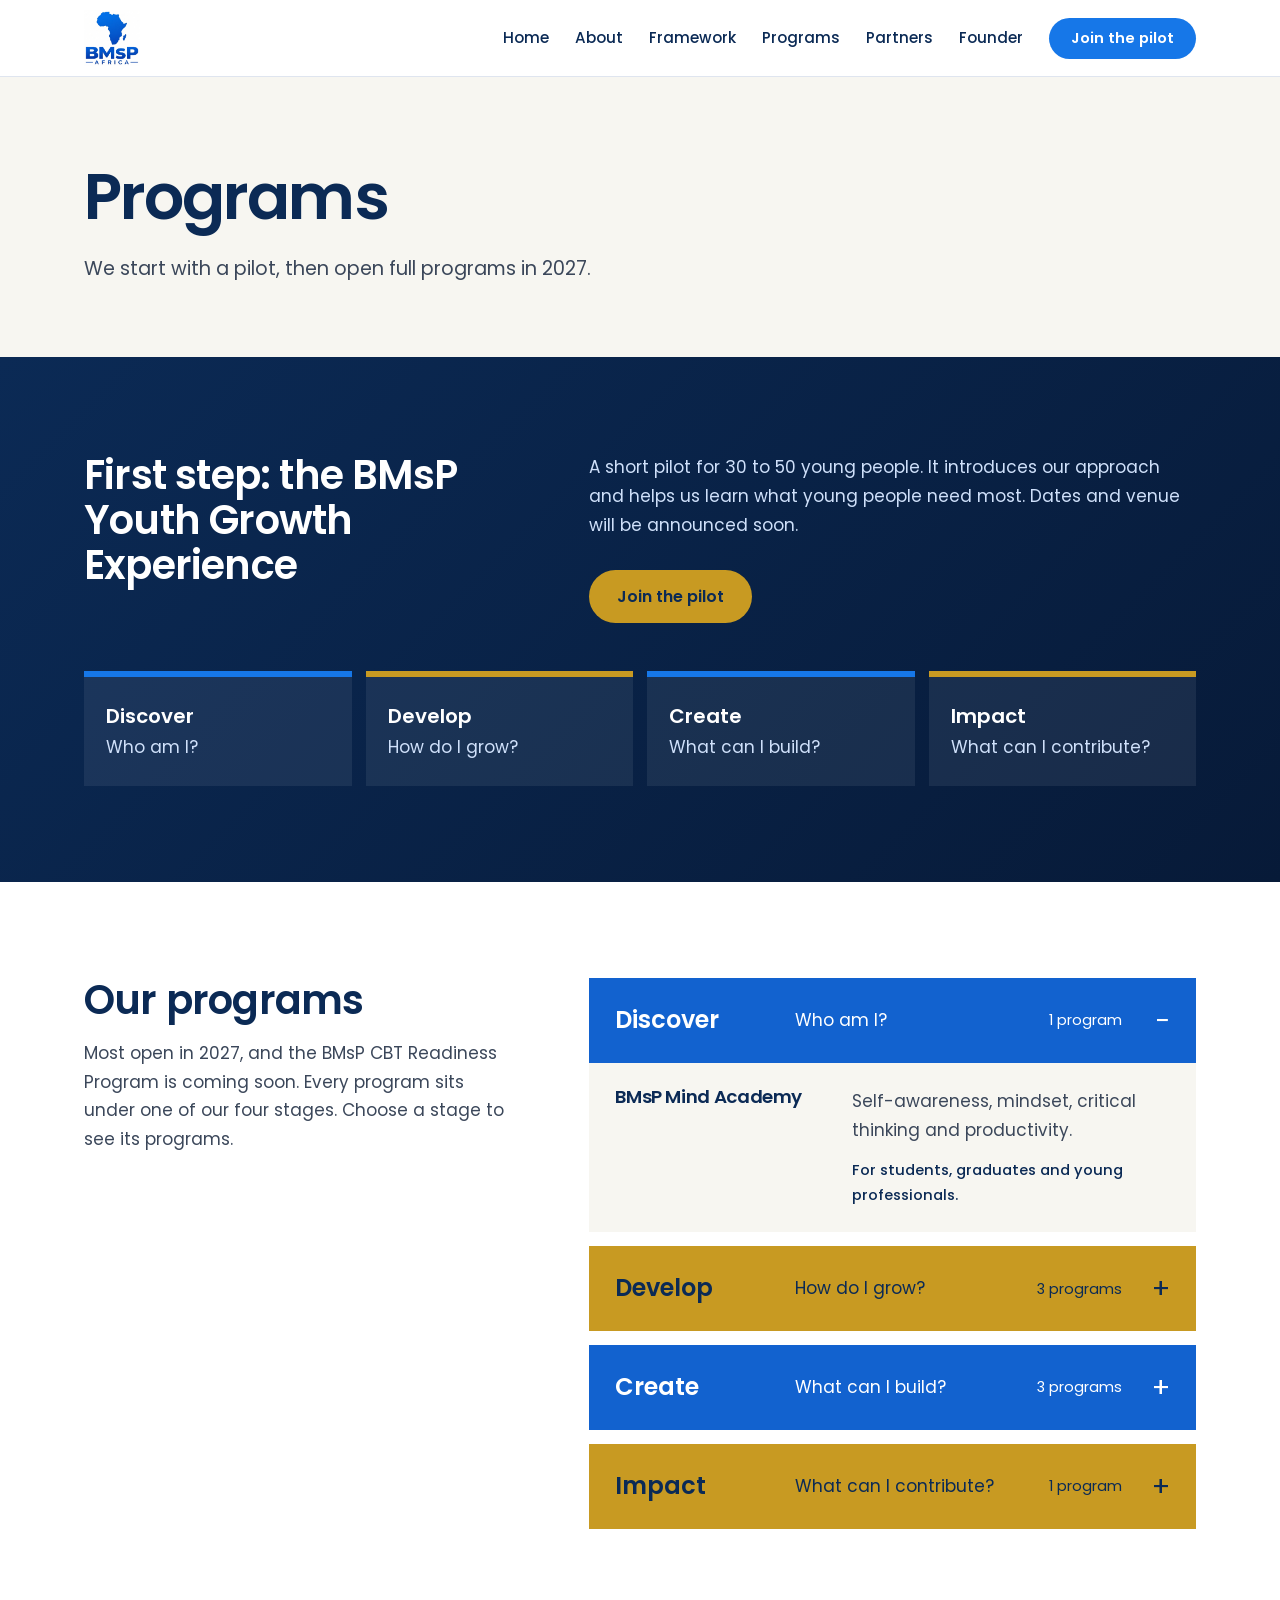
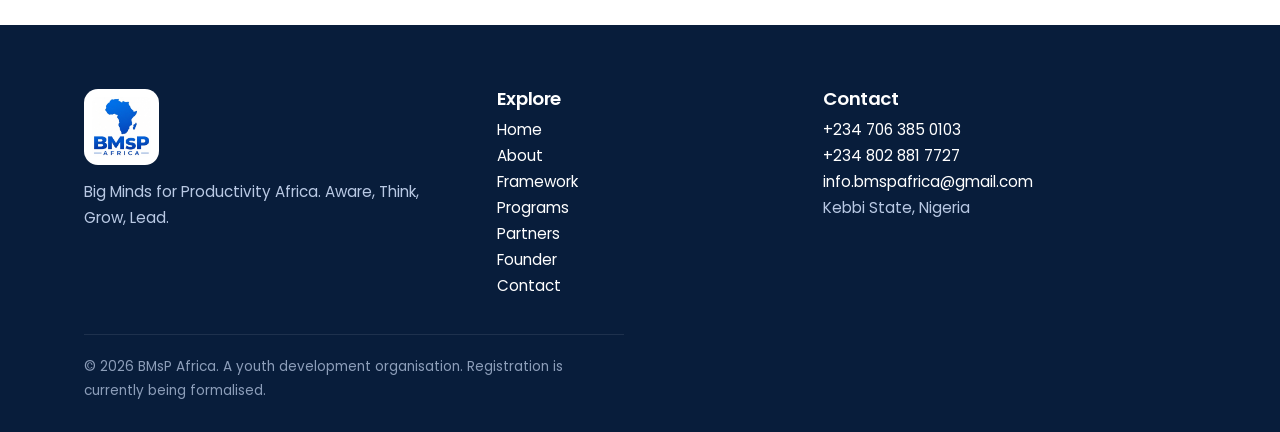
<file: programs (1).html>
<!doctype html><html lang="en"><head><meta charset="utf-8"><meta name="viewport" content="width=device-width,initial-scale=1"><title>Programs | BMsP Africa</title><meta name="description" content="BMsP Africa's pilot and eight programs for students, graduates, entrepreneurs and young women."><meta property="og:title" content="Programs | BMsP Africa"><meta property="og:description" content="BMsP Africa's pilot and eight programs for students, graduates, entrepreneurs and young women."><meta property="og:image" content="https://bmsp.com.ng/og-image.png"><link rel="icon" href="bmsp-logo.png"><link rel="preconnect" href="https://fonts.googleapis.com"><link rel="preconnect" href="https://fonts.gstatic.com" crossorigin><link href="https://fonts.googleapis.com/css2?family=Poppins:wght@400;500;600&display=swap" rel="stylesheet"><link rel="stylesheet" href="style.css"></head><body><header id="hd"></header><main>
<section class="head"><div class="w"><h1>Programs</h1><p>We start with a pilot, then open full programs in 2027.</p></div></section>
<section class="dark pilot"><div class="w"><div class="split"><div><h2>First step: the BMsP Youth Growth Experience</h2></div><div><p>A short pilot for 30 to 50 young people. It introduces our approach and helps us learn what young people need most. Dates and venue will be announced soon.</p><div class="row"><a class="btn au" href="contact.html">Join the pilot</a></div></div></div><ol class="sess" aria-label="The four pilot sessions"><li><b>Discover</b>Who am I?</li><li><b>Develop</b>How do I grow?</li><li><b>Create</b>What can I build?</li><li><b>Impact</b>What can I contribute?</li></ol></div></section>
<section><div class="w split"><div><h2>Our programs</h2><p>Most open in 2027, and the BMsP CBT Readiness Program is coming soon. Every program sits under one of our four stages. Choose a stage to see its programs.</p></div><div class="stages"><details class="st" id="discover" name="stage" open><summary><b>Discover</b><span>Who am I?</span><em>1 program</em></summary><div class="pl"><div class="pr"><h3>BMsP Mind Academy</h3><div><p>Self-awareness, mindset, critical thinking and productivity.</p><p class="for">For students, graduates and young professionals.</p></div></div></div></details><details class="st" id="develop" name="stage"><summary><b>Develop</b><span>How do I grow?</span><em>3 programs</em></summary><div class="pl"><div class="pr"><h3>BMsP CBT Readiness Program <span class="soonb">Coming soon</span></h3><div><p><strong>Exam day should test what students know, not whether they are at ease with a screen.</strong></p><p>The BMsP CBT Readiness Program introduces students to computer-based tests ahead of JAMB, WAEC and NECO. They learn the basics of CBT and how it works, with support in Mathematics and English Language, so they walk into the exam room prepared and confident.</p><p class="for">For students preparing for JAMB, WAEC and NECO.</p></div></div><div class="pr"><h3>Youth Leadership Fellowship</h3><div><p>Leadership, mentoring and community service.</p><p class="for">For young professionals and graduates.</p></div></div><div class="pr"><h3>Productivity Bootcamp</h3><div><p>Goal setting, time management, discipline and financial habits.</p><p class="for">For all youth, including unemployed youth.</p></div></div></div></details><details class="st" id="create" name="stage"><summary><b>Create</b><span>What can I build?</span><em>3 programs</em></summary><div class="pl"><div class="pr"><h3>BMsP Enterprise Lab</h3><div><p>Entrepreneurship training, mentorship and business support.</p><p class="for">For aspiring and young entrepreneurs.</p></div></div><div class="pr"><h3>Future Founders Accelerator</h3><div><p>Taking promising ideas to investment-ready enterprises.</p><p class="for">For aspiring entrepreneurs and innovators.</p></div></div><div class="pr"><h3>Women in Enterprise Initiative</h3><div><p>Business skills, mentoring and networks.</p><p class="for">For young women and women entrepreneurs.</p></div></div></div></details><details class="st" id="impact" name="stage"><summary><b>Impact</b><span>What can I contribute?</span><em>1 program</em></summary><div class="pl"><div class="pr"><h3>BMsP Innovation Challenge</h3><div><p>A competition for creative solutions to real community problems.</p><p class="for">For students and young innovators.</p></div></div></div></details></div></div></section>
</main><footer id="ft"></footer><script src="site.js"></script></body></html>
</file>
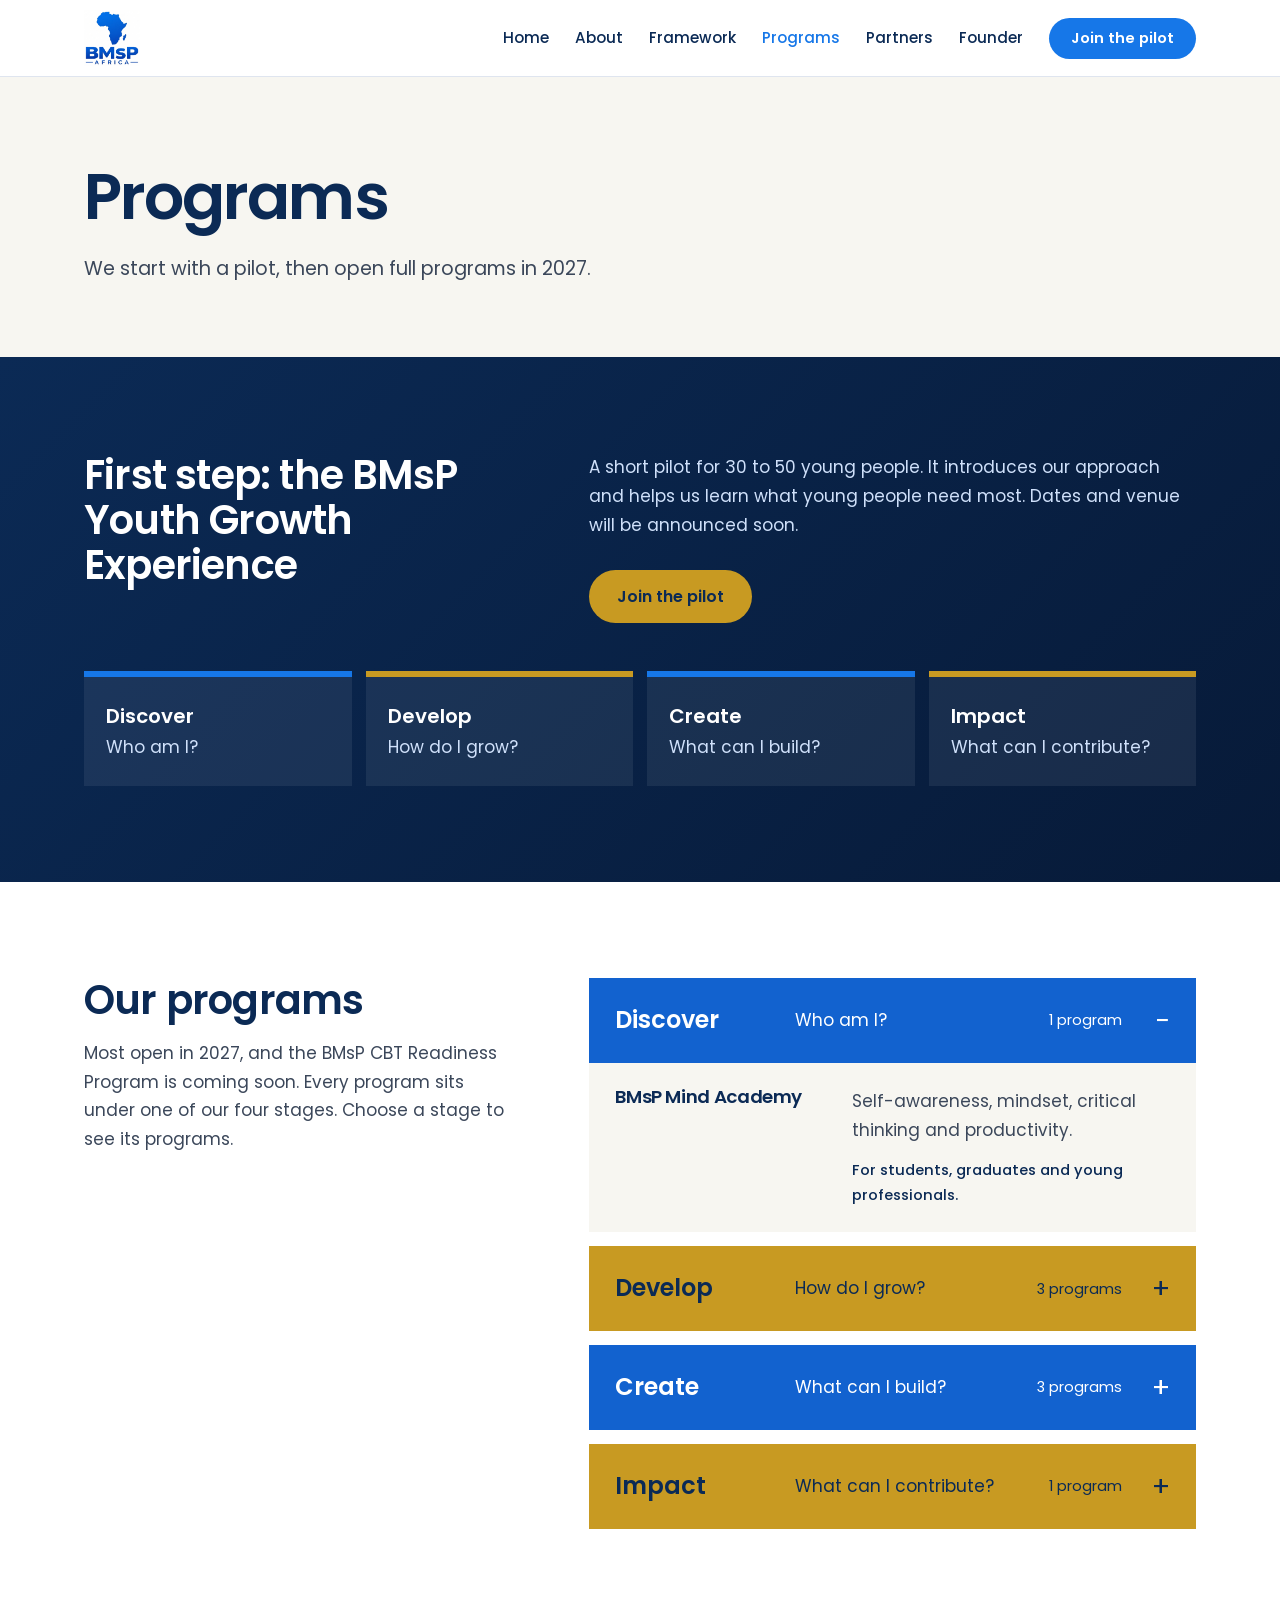
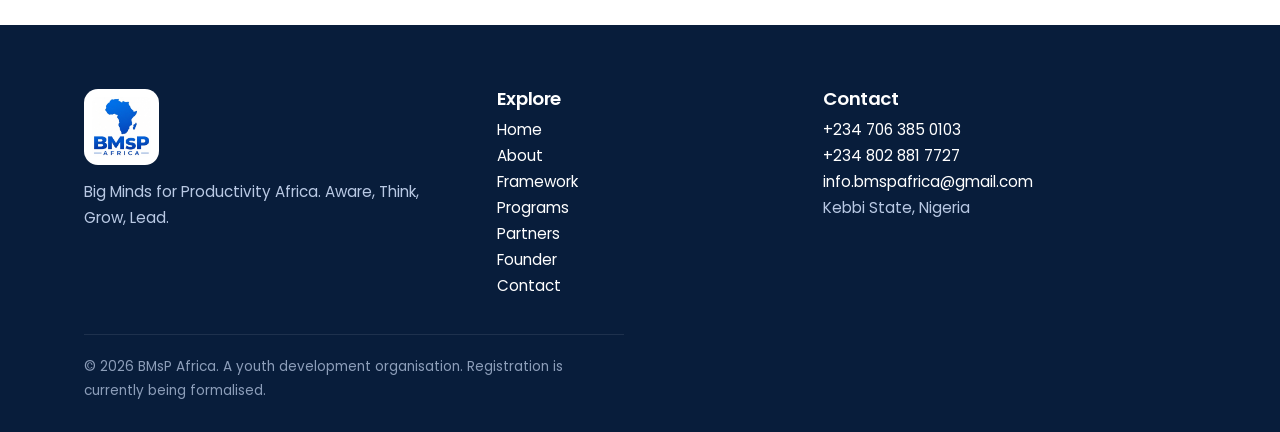
<file: programs.html>
<!doctype html><html lang="en"><head><meta charset="utf-8"><meta name="viewport" content="width=device-width,initial-scale=1"><title>Programs | BMsP Africa</title><meta name="description" content="BMsP Africa's pilot and eight programs for students, graduates, entrepreneurs and young women."><meta property="og:title" content="Programs | BMsP Africa"><meta property="og:description" content="BMsP Africa's pilot and eight programs for students, graduates, entrepreneurs and young women."><meta property="og:image" content="https://bmsp.com.ng/og-image.png"><link rel="icon" href="bmsp-logo.png"><link rel="preconnect" href="https://fonts.googleapis.com"><link rel="preconnect" href="https://fonts.gstatic.com" crossorigin><link href="https://fonts.googleapis.com/css2?family=Poppins:wght@400;500;600&display=swap" rel="stylesheet"><link rel="stylesheet" href="style.css"></head><body><header id="hd"></header><main>
<section class="head"><div class="w"><h1>Programs</h1><p>We start with a pilot, then open full programs in 2027.</p></div></section>
<section class="dark pilot"><div class="w"><div class="split"><div><h2>First step: the BMsP Youth Growth Experience</h2></div><div><p>A short pilot for 30 to 50 young people. It introduces our approach and helps us learn what young people need most. Dates and venue will be announced soon.</p><div class="row"><a class="btn au" href="contact.html">Join the pilot</a></div></div></div><ol class="sess" aria-label="The four pilot sessions"><li><b>Discover</b>Who am I?</li><li><b>Develop</b>How do I grow?</li><li><b>Create</b>What can I build?</li><li><b>Impact</b>What can I contribute?</li></ol></div></section>
<section><div class="w split"><div><h2>Our programs</h2><p>Most open in 2027, and the BMsP CBT Readiness Program is coming soon. Every program sits under one of our four stages. Choose a stage to see its programs.</p></div><div class="stages"><details class="st" id="discover" name="stage" open><summary><b>Discover</b><span>Who am I?</span><em>1 program</em></summary><div class="pl"><div class="pr"><h3>BMsP Mind Academy</h3><div><p>Self-awareness, mindset, critical thinking and productivity.</p><p class="for">For students, graduates and young professionals.</p></div></div></div></details><details class="st" id="develop" name="stage"><summary><b>Develop</b><span>How do I grow?</span><em>3 programs</em></summary><div class="pl"><div class="pr"><h3>BMsP CBT Readiness Program <span class="soonb">Coming soon</span></h3><div><p>Introduces students to computer-based tests (CBT) ahead of JAMB, WAEC and NECO: the basics of CBT and how it works, with support in Mathematics and English Language.</p><p class="for">For students preparing for JAMB, WAEC and NECO.</p></div></div><div class="pr"><h3>Youth Leadership Fellowship</h3><div><p>Leadership, mentoring and community service.</p><p class="for">For young professionals and graduates.</p></div></div><div class="pr"><h3>Productivity Bootcamp</h3><div><p>Goal setting, time management, discipline and financial habits.</p><p class="for">For all youth, including unemployed youth.</p></div></div></div></details><details class="st" id="create" name="stage"><summary><b>Create</b><span>What can I build?</span><em>3 programs</em></summary><div class="pl"><div class="pr"><h3>BMsP Enterprise Lab</h3><div><p>Entrepreneurship training, mentorship and business support.</p><p class="for">For aspiring and young entrepreneurs.</p></div></div><div class="pr"><h3>Future Founders Accelerator</h3><div><p>Taking promising ideas to investment-ready enterprises.</p><p class="for">For aspiring entrepreneurs and innovators.</p></div></div><div class="pr"><h3>Women in Enterprise Initiative</h3><div><p>Business skills, mentoring and networks.</p><p class="for">For young women and women entrepreneurs.</p></div></div></div></details><details class="st" id="impact" name="stage"><summary><b>Impact</b><span>What can I contribute?</span><em>1 program</em></summary><div class="pl"><div class="pr"><h3>BMsP Innovation Challenge</h3><div><p>A competition for creative solutions to real community problems.</p><p class="for">For students and young innovators.</p></div></div></div></details></div></div></section>
</main><footer id="ft"></footer><script src="site.js"></script></body></html>
</file>
<file: style.css>
:root{--blue:#1677E8;--bd:#1262CF;--navy:#0B2A55;--gold:#C89A22;--paper:#F7F6F1;--sky:#EAF2FE;--text:#3b475a;--line:#dfe5ef}
*{box-sizing:border-box;margin:0}
body{font:400 17px/1.7 Poppins,system-ui,sans-serif;color:var(--text);background:#fff}
img{max-width:100%;display:block}a{color:var(--blue)}
:focus-visible{outline:3px solid var(--gold);outline-offset:3px}
.w{max-width:1160px;margin:auto;padding:0 24px}
h1,h2,h3{color:var(--navy);font-weight:600;line-height:1.12;letter-spacing:-.02em}
h1{font-size:clamp(2.4rem,5.2vw,4rem);letter-spacing:-.03em}
h2{font-size:clamp(1.8rem,3.3vw,2.5rem);margin-bottom:16px}h3{font-size:1.15rem}
p{max-width:60ch}p+p{margin-top:14px}
section{padding:96px 0}.alt{background:var(--paper)}
header{position:sticky;top:0;background:rgba(255,255,255,.97);border-bottom:1px solid var(--line);z-index:9}
.nav{display:flex;align-items:center;justify-content:space-between;min-height:76px;gap:16px}
.nav img{height:56px}nav{display:flex;gap:26px;align-items:center}
nav a:not(.btn){color:var(--navy);text-decoration:none;font-size:.95rem;font-weight:500}
nav a:not(.btn):hover,nav a.on{color:var(--blue)}.mb{display:none}
.btn{display:inline-block;background:var(--blue);color:#fff!important;padding:14px 28px;border-radius:99px;text-decoration:none;font:600 1rem Poppins,sans-serif;border:0;cursor:pointer}
.btn:hover{background:var(--bd)}
.btn.g{background:none;color:var(--blue)!important;box-shadow:inset 0 0 0 2px var(--blue)}
.btn.au{background:var(--gold);color:var(--navy)!important}.btn.wh{background:#fff;color:var(--navy)!important}
.dark .btn.g,.hero .btn.g{color:#fff!important;box-shadow:inset 0 0 0 2px rgba(255,255,255,.7)}
nav .btn{padding:10px 22px;font-size:.92rem}
.row{display:flex;gap:14px;flex-wrap:wrap;margin-top:30px}
.hero{background:radial-gradient(circle at 78% 45%,#14509f 0,transparent 55%),linear-gradient(135deg,#0B2A55,#071a38);color:#cfe0fa;padding:64px 0 72px}
.hero .w{display:grid;grid-template-columns:1fr 1fr;gap:32px;align-items:center}
.hero h1{color:#fff;font-size:clamp(2.3rem,4.4vw,3.5rem)}.hero p{margin-top:22px;font-size:1.12rem}
.globe{position:relative;width:min(100%,580px);margin-left:auto}.globe img{width:100%;height:auto}
.pill{position:absolute;transform:translate(-50%,-50%);background:#fff;color:var(--navy);padding:8px 20px;border-radius:99px;font-weight:600;font-size:.9rem;white-space:nowrap;box-shadow:0 10px 26px rgba(0,0,0,.3)}
.pill:before{content:"";display:inline-block;width:9px;height:9px;border-radius:50%;background:var(--gold);margin-right:9px}
.loc{position:absolute;transform:translate(16px,-50%);color:#fff;font-size:.78rem;font-weight:600;white-space:nowrap;text-shadow:0 1px 6px rgba(0,0,0,.6)}
.facts{display:grid;grid-template-columns:repeat(3,1fr);border-bottom:1px solid var(--line)}
.facts div{padding:26px 28px;border-left:1px solid var(--line)}.facts div:first-child{border:0;padding-left:0}.facts strong{display:block;color:var(--navy);font-weight:600}
.split{display:grid;grid-template-columns:5fr 7fr;gap:72px;align-items:start}
.list{border-top:1px solid var(--line)}.list>div{display:grid;grid-template-columns:190px 1fr;gap:24px;padding:24px 0;border-bottom:1px solid var(--line)}
.list h3{font-size:1.05rem}
.pils{display:grid;grid-template-columns:repeat(4,1fr);gap:14px;margin-top:48px}
.pil{display:flex;flex-direction:column;min-height:330px;padding:34px 24px 26px;background:var(--bd);color:#fff;border-top:12px solid rgba(255,255,255,.4);text-decoration:none}
.pil:nth-child(even){background:var(--gold);color:var(--navy);border-top-color:rgba(255,255,255,.5)}
.pil h3{color:inherit;font-size:1.5rem;margin-bottom:10px}.pil p{font-size:.97rem}.pil .go{margin-top:auto;font-weight:600;font-size:.95rem}
a.pil:hover{filter:brightness(1.07)}
.quote{background:var(--sky);text-align:center}.quote p{margin:auto;font-size:clamp(1.4rem,3vw,2.2rem);line-height:1.35;font-weight:500;color:var(--navy);max-width:28em}.quote span{display:block;margin-top:18px;font-size:.95rem;color:var(--blue);font-weight:600}
.chips span{display:inline-block;background:#fff;border:1px solid var(--line);padding:9px 18px;border-radius:99px;margin:5px 8px 5px 0;font-size:.95rem;color:var(--navy);font-weight:500}
.dark{background:linear-gradient(135deg,#0B2A55,#071a38);color:#cfe0fa}.dark h2,.dark h3{color:#fff}
.hopes{display:grid;grid-template-columns:repeat(3,1fr);margin-top:44px}
.hopes div{padding:0 32px;border-left:1px solid rgba(255,255,255,.22)}.hopes div:first-child{padding-left:0;border:0}
.hopes strong{display:block;color:#fff;font-size:1.5rem;font-weight:600;line-height:1.2;margin-bottom:6px}
.founder{display:grid;grid-template-columns:5fr 7fr;gap:72px;align-items:center}
.ph{width:100%;aspect-ratio:4/5;object-fit:cover;object-position:top;border-radius:4px}
.cap{margin-top:12px;font-size:.9rem}.cap strong{display:block;color:var(--navy);font-size:1rem}
.cta{background:var(--bd);color:#e6f0ff;text-align:center}.cta h2,.cta p{color:#fff;margin-left:auto;margin-right:auto}.cta .row{justify-content:center}
.head{background:var(--paper);padding:84px 0 72px}.head h1{max-width:15em}.head p{margin-top:20px;font-size:1.2rem}
.art{background:#fdfefe;padding:56px 0 72px}.art h1{font-size:clamp(2rem,4vw,3rem)}.art p{margin-top:12px;font-size:1.1rem}
.pav{position:relative;margin-top:28px}.pav img{width:100%;height:auto}
.hs{position:absolute;top:37.9%;height:40.6%;border-radius:10px;transition:box-shadow .2s}
.hs:hover,.hs:focus-visible{box-shadow:0 0 0 3px var(--gold),0 0 36px rgba(200,154,34,.55)}
.fdesc{display:grid;grid-template-columns:repeat(4,1fr);gap:24px;margin-top:36px}
.fdesc div{border-top:5px solid var(--bd);padding-top:14px;font-size:.97rem}.fdesc div:nth-child(even){border-color:var(--gold)}.fdesc strong{display:block;color:var(--navy);font-size:1.1rem}
.path{list-style:none;padding:0;display:grid;grid-template-columns:repeat(4,1fr);gap:52px 28px;margin-top:48px}
.path li{position:relative;padding-top:50px}
.path li:before{content:"";position:absolute;top:15px;left:0;right:-28px;height:2px;background:#b9c6dc}
.path li:nth-child(4n):before{display:none}
.path i{position:absolute;top:0;left:0;width:32px;height:32px;border-radius:50%;background:var(--bd);color:#fff;font:600 .85rem/32px Poppins,sans-serif;text-align:center}
.path li:last-child i{background:var(--gold);color:var(--navy);width:38px;height:38px;line-height:38px;top:-3px}
.path h3{margin-bottom:4px}
.pilot .split{margin-bottom:48px}
.sess{display:grid;grid-template-columns:repeat(4,1fr);gap:14px;list-style:none;padding:0}
.sess li{padding:22px 22px 24px;background:rgba(255,255,255,.07);border-top:6px solid var(--blue)}.sess li:nth-child(even){border-top-color:var(--gold)}
.sess b{display:block;color:#fff;font-size:1.25rem;font-weight:600}
.stages{display:grid;gap:14px}
.st summary{display:grid;grid-template-columns:160px 1fr auto 28px;gap:20px;align-items:center;padding:22px 26px;cursor:pointer;list-style:none;background:var(--bd);color:#fff}
.st summary::-webkit-details-marker{display:none}
.st:nth-child(even) summary{background:var(--gold);color:var(--navy)}
.st summary b{font-size:1.5rem;font-weight:600}.st summary em{font-style:normal;font-size:.9rem}
.st summary:after{content:"+";font-size:1.7rem;line-height:1;text-align:right}.st[open] summary:after{content:"\2212"}
.pl{background:var(--paper)}.pr{display:grid;grid-template-columns:1fr 1.5fr;gap:24px;padding:24px 26px;border-bottom:1px solid var(--line)}.pr:last-child{border:0}
.for{font-size:.92rem;color:var(--navy);font-weight:500}
.fp{display:grid;grid-template-columns:4fr 8fr;gap:64px;align-items:start}.fp .ph{position:sticky;top:100px}
.lead{font-size:1.15rem}
blockquote{margin-top:40px;padding-left:24px;border-left:5px solid var(--gold);font-size:1.25rem;line-height:1.5;color:var(--navy);font-weight:500;max-width:34em}
label{font-weight:500;color:var(--navy)}input,select,textarea{width:100%;padding:13px 15px;border:1px solid #c5ccd9;border-radius:12px;font:inherit;margin:6px 0 18px}
.form{background:var(--paper);padding:32px}
footer{background:#081d3b;color:#b9c9e4;padding:64px 0 30px;font-size:.95rem}
footer a{color:#fff;text-decoration:none}footer h3{color:#fff;margin-bottom:8px}footer img{height:76px;background:#fff;padding:8px;border-radius:14px;margin-bottom:14px}
.fg{display:grid;grid-template-columns:1.3fr 1fr 1.3fr;gap:40px}
.fine{margin-top:36px;font-size:.85rem;opacity:.75;border-top:1px solid rgba(255,255,255,.12);padding-top:20px}
@media(prefers-reduced-motion:no-preference){html{scroll-behavior:smooth}}
@media(max-width:960px){.pils,.sess,.fdesc{grid-template-columns:1fr 1fr}.path{grid-template-columns:1fr;gap:0}
.path li{padding:0 0 30px 58px}.path li:before{top:0;bottom:0;left:15px;right:auto;width:2px;height:auto}.path li:nth-child(4n):before{display:block}.path li:last-child:before{display:none}
.path li:last-child i{top:-3px;left:-3px}}
@media(max-width:800px){.hero .w,.split,.founder,.fp,.fg,.pr{grid-template-columns:1fr;gap:32px}.pr{gap:6px}.hero{padding-top:48px}.globe{margin:auto;max-width:440px}
.facts{grid-template-columns:1fr}.facts div{border:0;padding:14px 0}.hopes{grid-template-columns:1fr;gap:24px}.hopes div{padding:0;border:0}
.list>div{grid-template-columns:1fr;gap:6px}.fp .ph{position:static;max-width:360px}section{padding:64px 0}.form{padding:22px}
.st summary{grid-template-columns:1fr 28px;gap:2px 12px}.st summary span,.st summary em{grid-column:1}.st summary:after{grid-column:2;grid-row:1}
.mb{display:block;background:none;border:2px solid var(--blue);border-radius:99px;padding:6px 16px;font:600 .9rem Poppins;color:var(--blue)}
nav{display:none;position:absolute;top:100%;left:0;right:0;background:#fff;flex-direction:column;align-items:flex-start;padding:18px 24px;border-bottom:1px solid var(--line)}header.open nav{display:flex}}
@media(max-width:560px){.pils,.sess,.fdesc{grid-template-columns:1fr}.pil{min-height:0}}
.btn,.pil{transition:background .2s,filter .2s,translate .25s ease}
.btn:hover{translate:0 -2px}a.pil:hover{translate:0 -6px}
@media(prefers-reduced-motion:no-preference){
@keyframes up{from{opacity:0;transform:translateY(24px)}}
@keyframes gin{from{opacity:0;transform:scale(.92)}}
@keyframes float{50%{transform:translateY(-10px)}}
@keyframes bob{50%{transform:translate(-50%,calc(-50% - 7px))}}
@keyframes drop{from{opacity:0;transform:translateY(-10px)}}
.hero .w>div:first-child>*{animation:up .8s cubic-bezier(.2,.7,.2,1) both}
.hero .w>div:first-child>:nth-child(1){animation-delay:.05s}.hero .w>div:first-child>:nth-child(2){animation-delay:.2s}.hero .w>div:first-child>:nth-child(3){animation-delay:.35s}
.globe{animation:gin 1.4s .15s cubic-bezier(.2,.7,.2,1) both}
.globe img{animation:float 9s ease-in-out infinite}
.pill{animation:bob 5s ease-in-out infinite}.pill:nth-of-type(2){animation-delay:-1.3s}.pill:nth-of-type(3){animation-delay:-2.6s}.pill:nth-of-type(4){animation-delay:-3.9s}
.anim .rv{opacity:0;transform:translateY(22px);transition:opacity .7s ease,transform .7s cubic-bezier(.2,.7,.2,1);transition-delay:var(--d,0s)}
.anim .rv.in{opacity:1;transform:none}
.anim .pil.rv{opacity:1;transform:none;clip-path:inset(100% 0 0 0);transition:clip-path .9s cubic-bezier(.2,.7,.2,1) var(--d,0s),background .2s,filter .2s,translate .25s ease}
.anim .pil.rv.in{clip-path:inset(0)}
.anim .pav.rv{opacity:1;transform:none;clip-path:inset(100% 0 0 0);transition:clip-path 1.8s cubic-bezier(.3,.6,.2,1)}
.anim .pav.rv.in{clip-path:inset(-40px)}
.anim .path li:before{transform:scaleX(0);transform-origin:left;transition:transform .7s ease .35s}
.anim .path li.in:before{transform:none}
.st[open] .pl{animation:drop .4s ease}
@media(max-width:960px){.anim .path li:before{transform:scaleY(0);transform-origin:top}.anim .path li.in:before{transform:none}}
}
.soonb{display:inline-block;background:var(--gold);color:var(--navy);font:600 .8rem/1 Poppins,sans-serif;padding:7px 14px;border-radius:99px;margin-bottom:14px}
.pr h3 .soonb{margin:6px 0 0;display:table;font-size:.72rem;padding:6px 12px}
</file>
